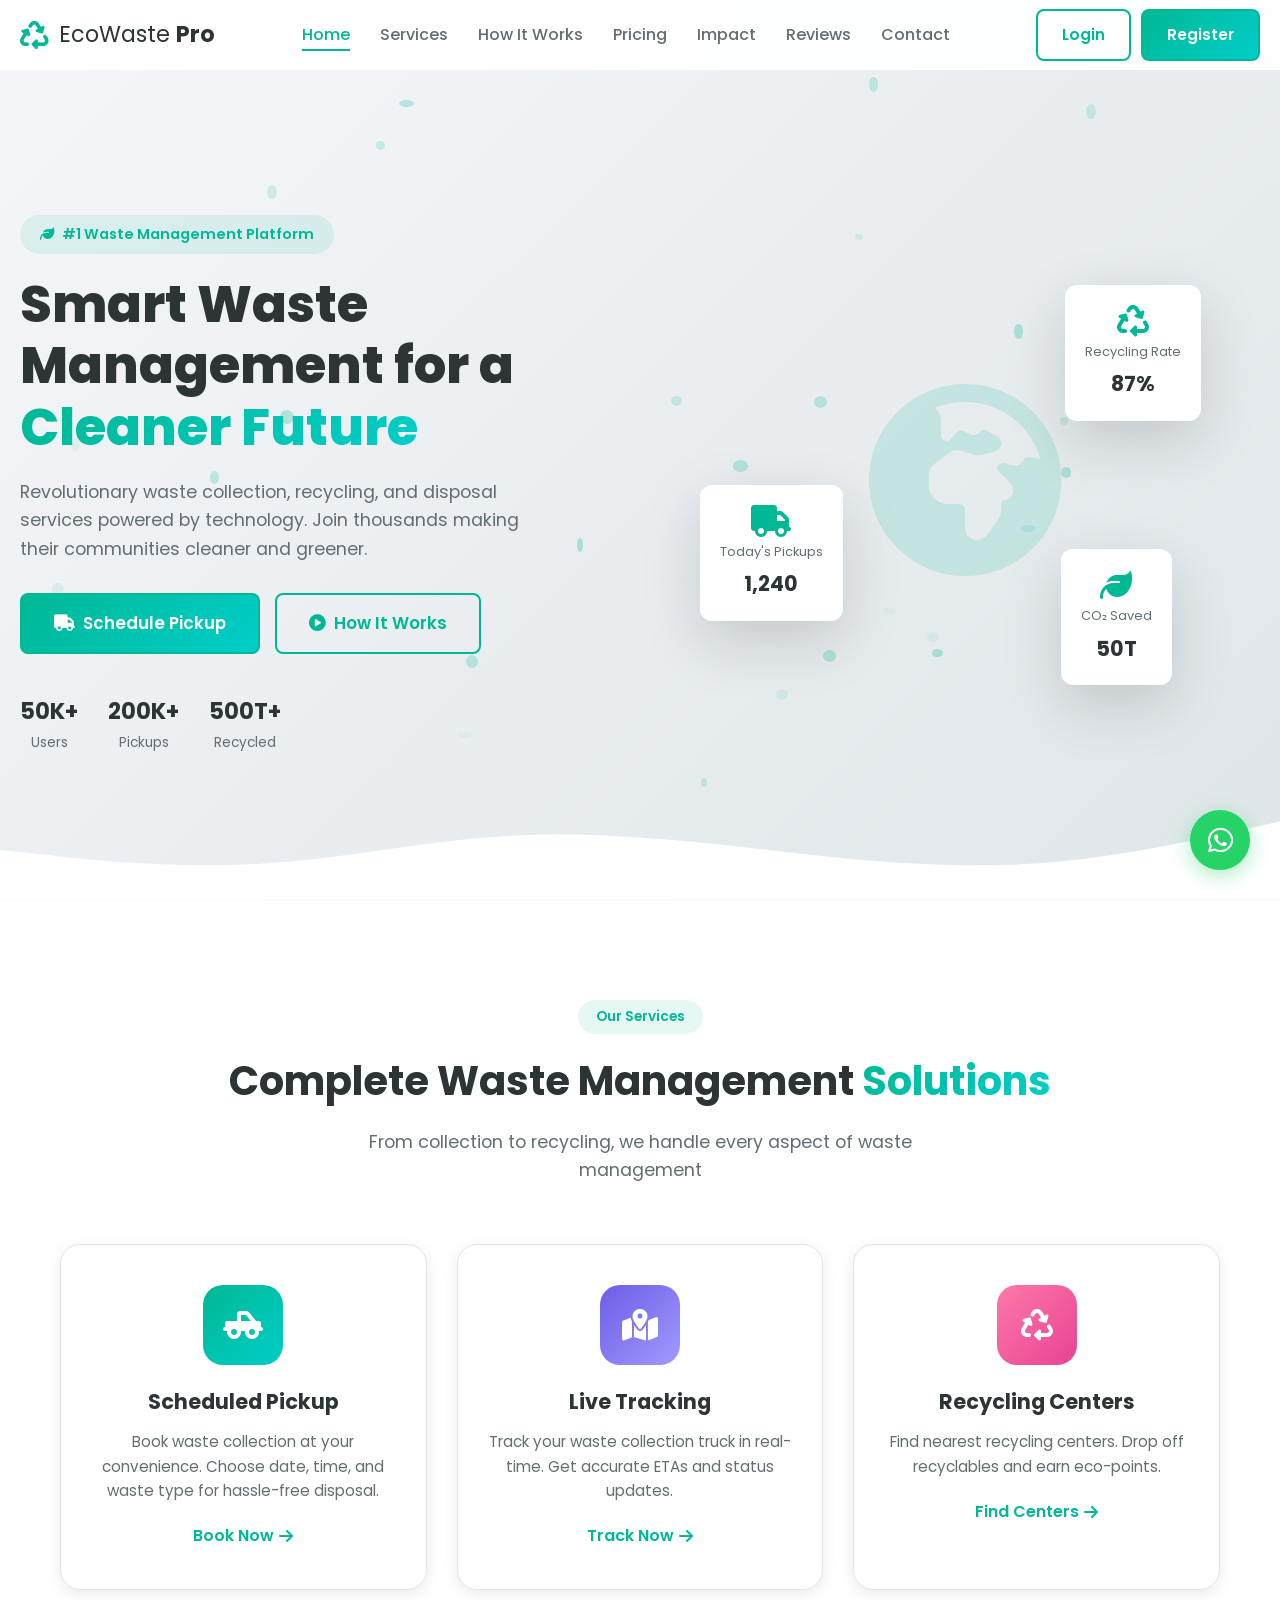
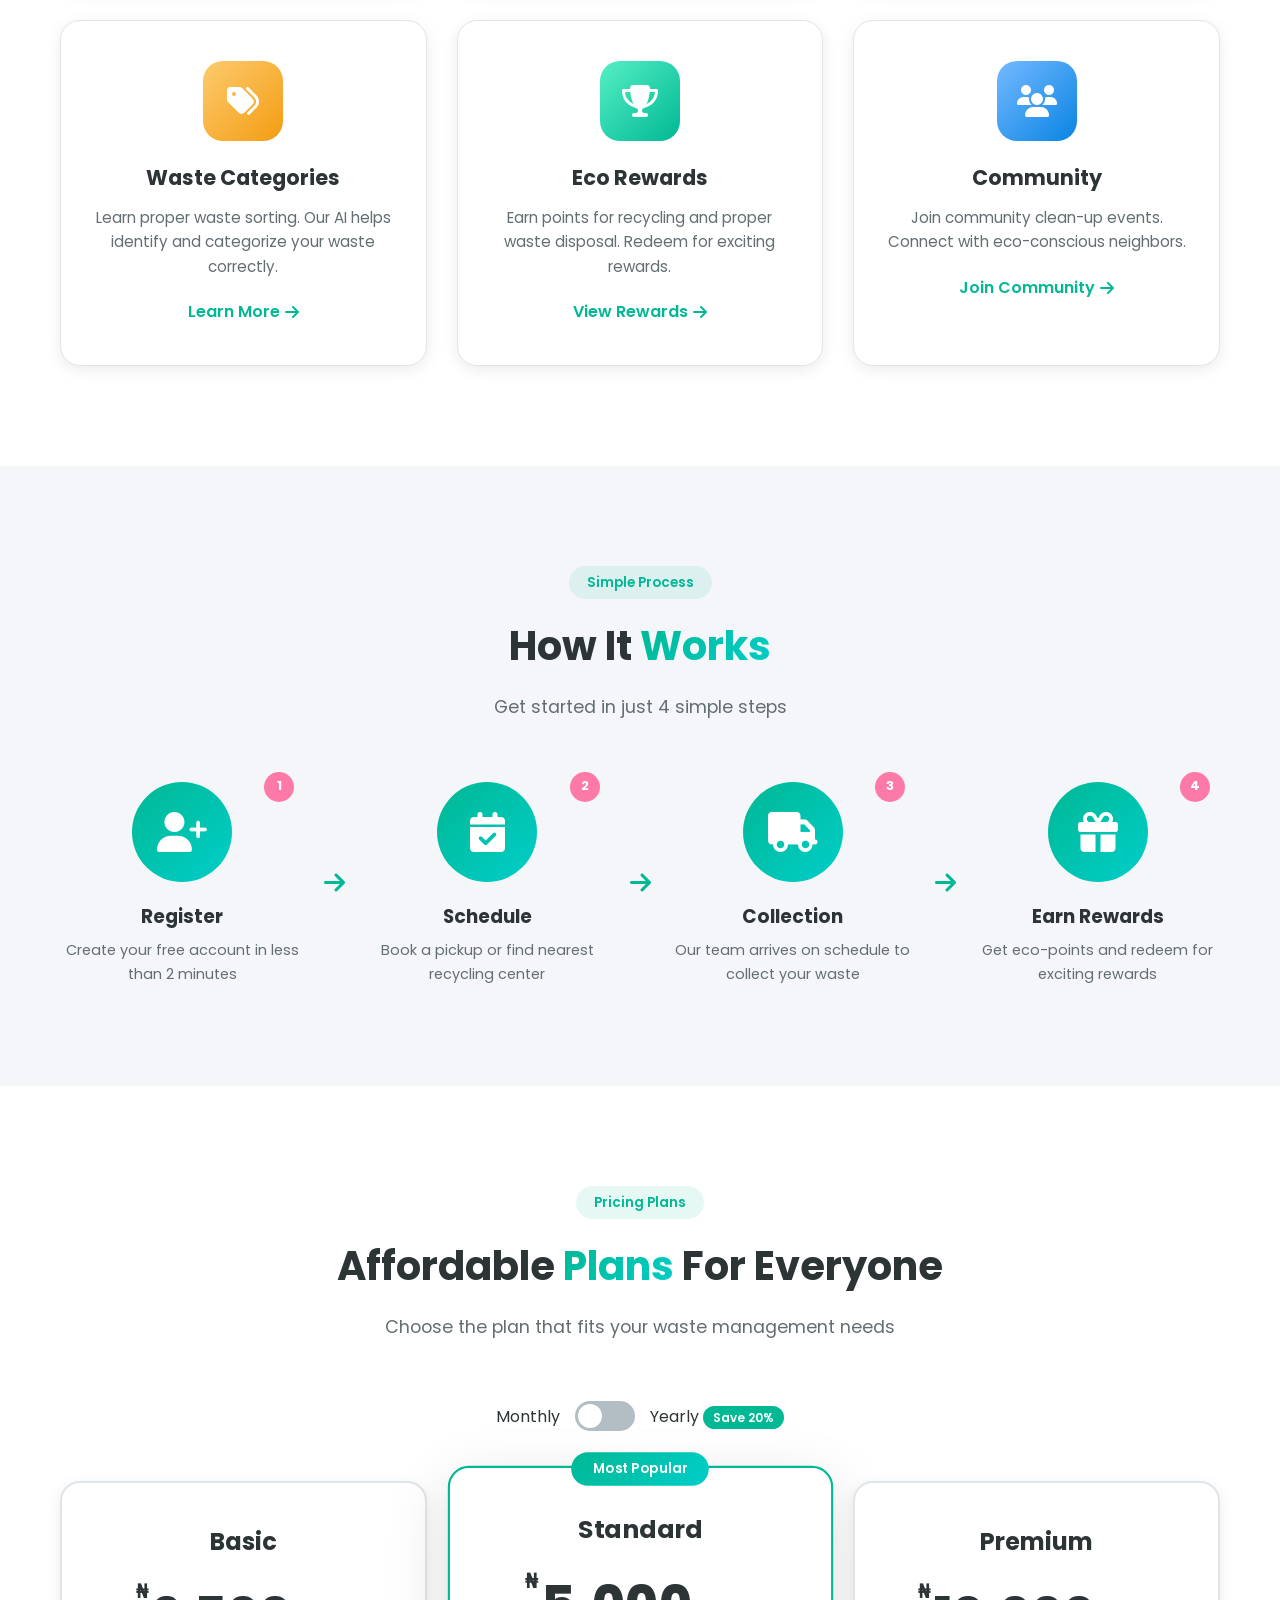
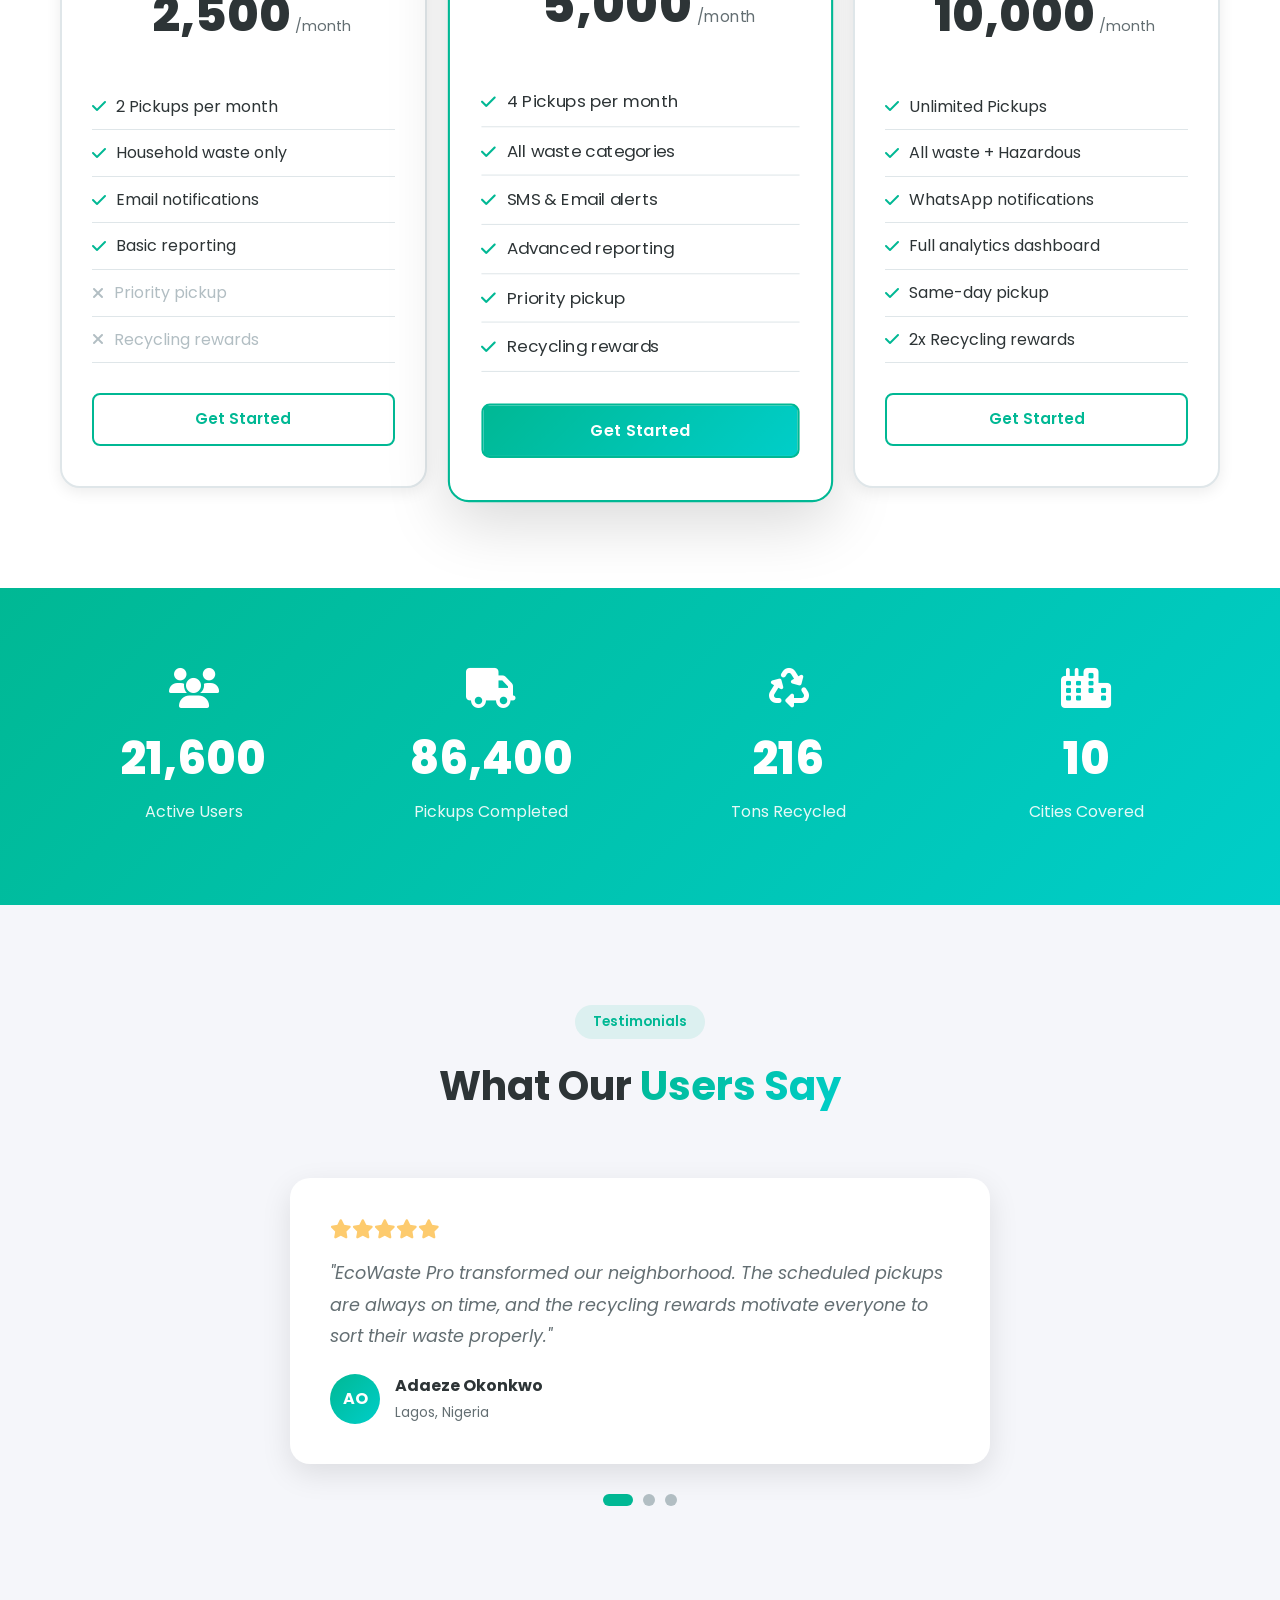
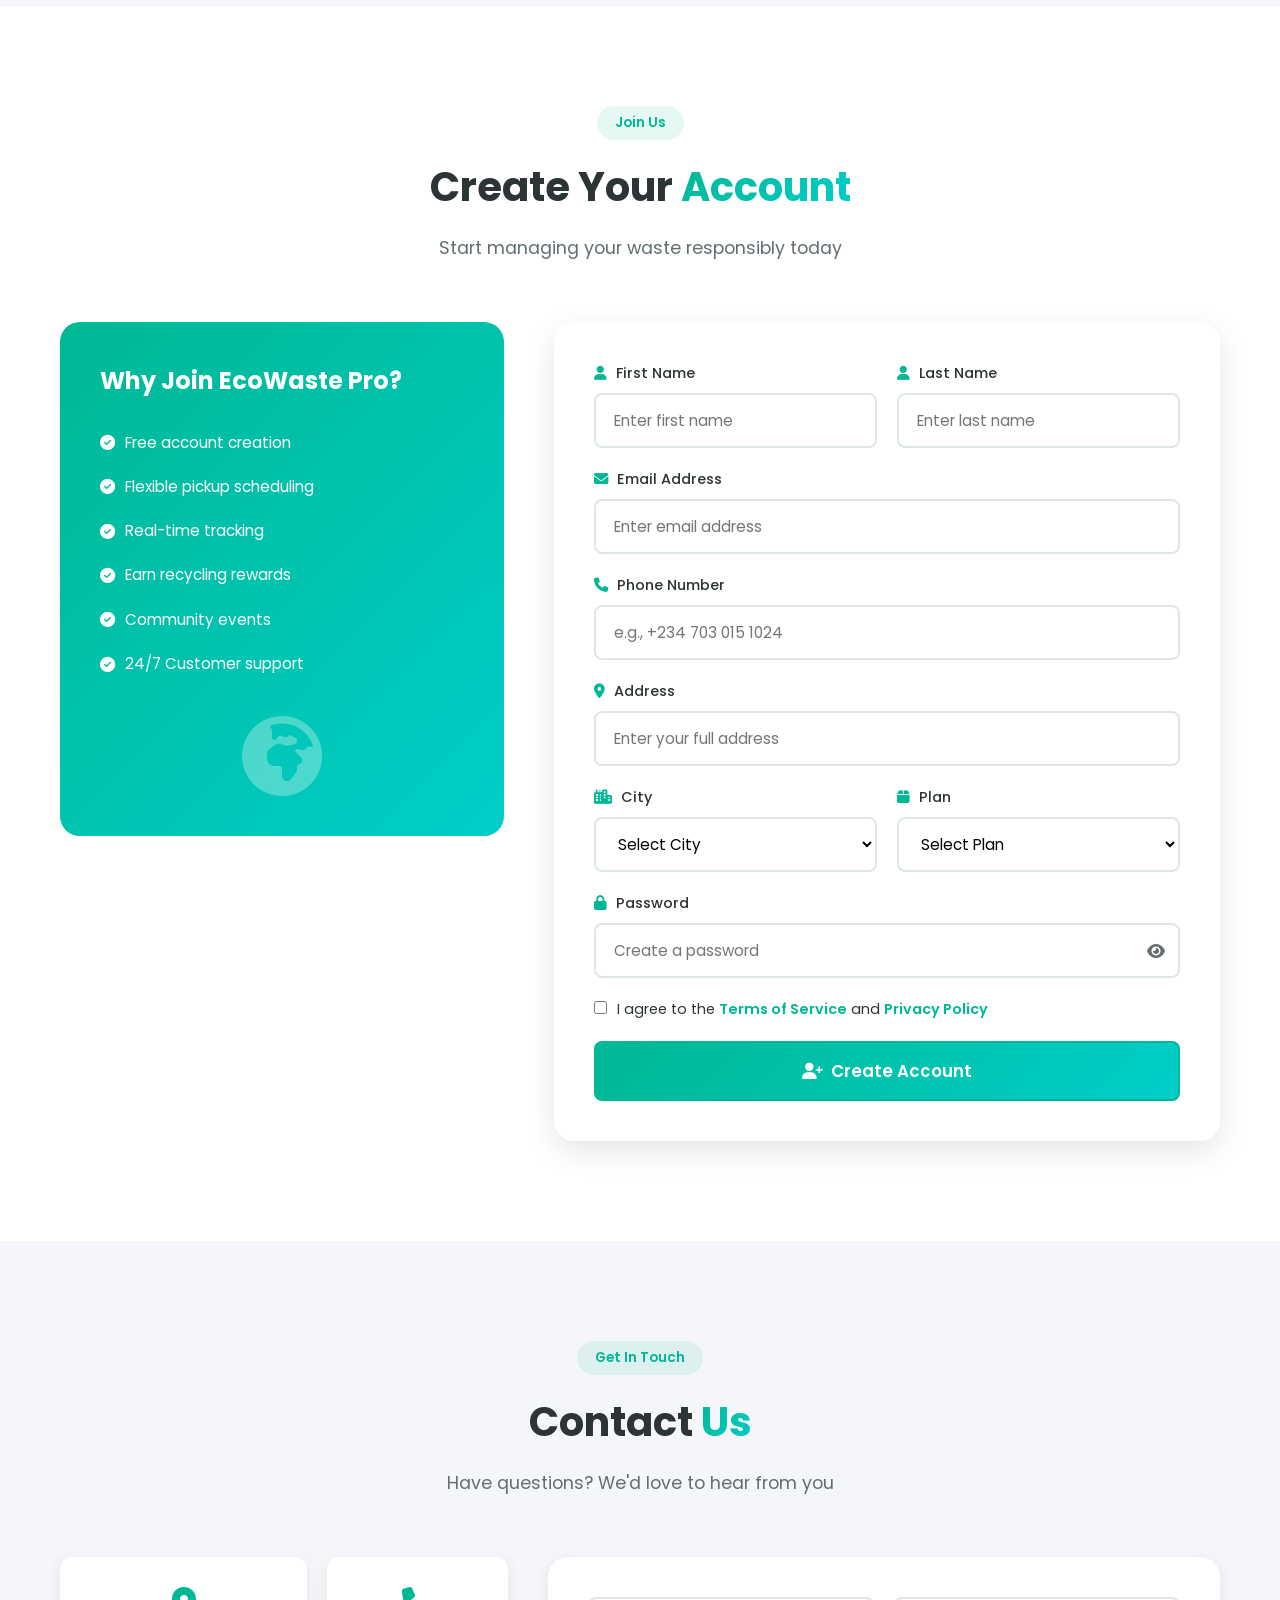
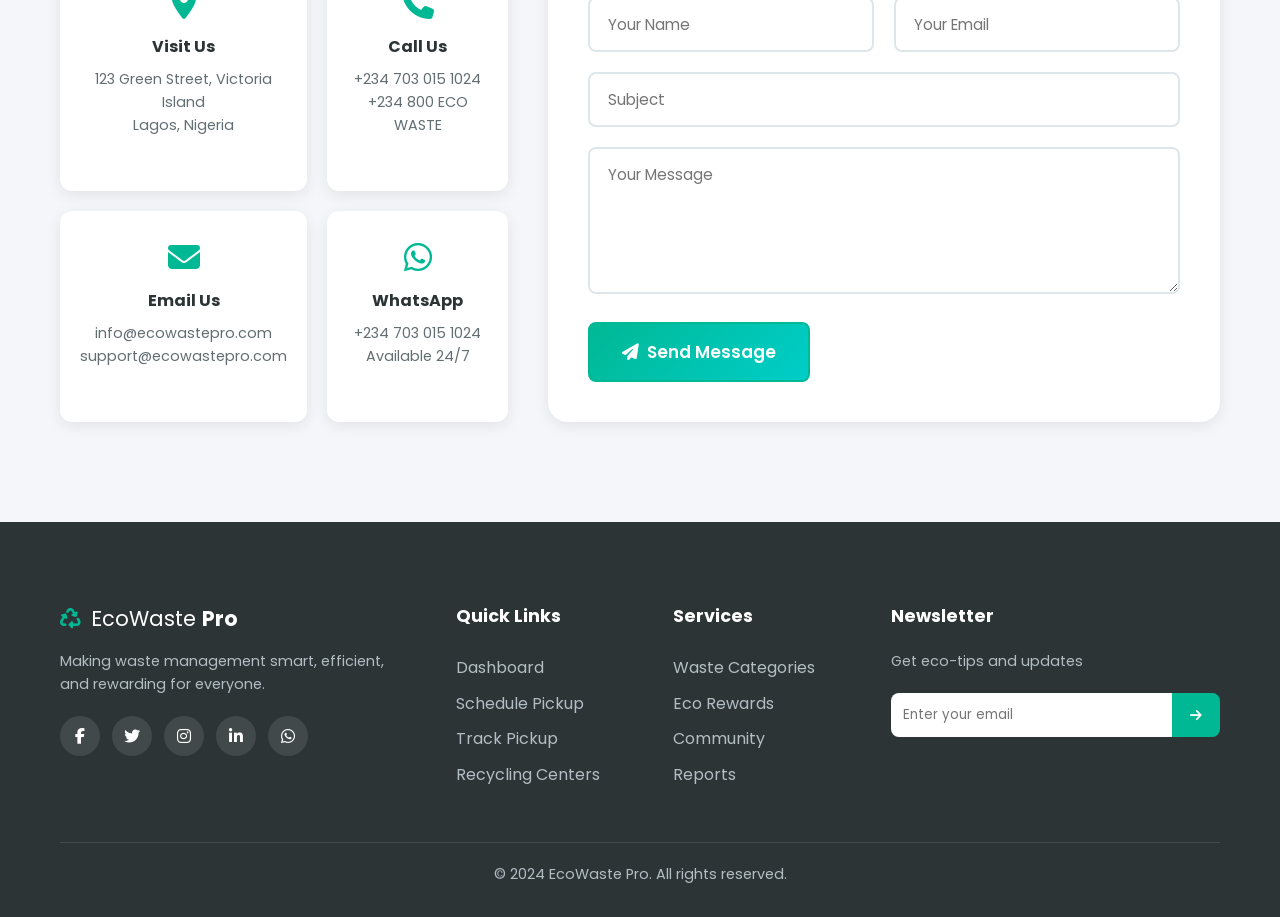
<file: index.html>
<!DOCTYPE html>
<html lang="en">
<head>
    <meta charset="UTF-8">
    <meta name="viewport" content="width=device-width, initial-scale=1.0">
    <title>EcoWaste Pro - Complete Waste Management System</title>
    <link rel="stylesheet" href="styles.css">
    <link rel="stylesheet" href="https://cdnjs.cloudflare.com/ajax/libs/font-awesome/6.4.0/css/all.min.css">
    <link href="https://fonts.googleapis.com/css2?family=Poppins:wght@300;400;500;600;700;800&display=swap" rel="stylesheet">
</head>
<body>
    <!-- Preloader -->
    <div id="preloader">
        <div class="loader">
            <i class="fas fa-recycle fa-spin"></i>
            <p>Loading EcoWaste Pro...</p>
        </div>
    </div>

    <!-- Navigation -->
    <nav class="navbar" id="navbar">
        <div class="nav-container">
            <div class="nav-logo">
                <i class="fas fa-recycle"></i>
                <span>EcoWaste <strong>Pro</strong></span>
            </div>
            <ul class="nav-links" id="navLinks">
                <li><a href="#home" class="active">Home</a></li>
                <li><a href="#services">Services</a></li>
                <li><a href="#how-it-works">How It Works</a></li>
                <li><a href="#pricing">Pricing</a></li>
                <li><a href="#stats">Impact</a></li>
                <li><a href="#testimonials">Reviews</a></li>
                <li><a href="#contact">Contact</a></li>
            </ul>
            <div class="nav-buttons">
                <a href="dashboard.html" class="btn btn-outline">Login</a>
                <a href="#register-section" class="btn btn-primary">Register</a>
            </div>
            <div class="hamburger" id="hamburger">
                <span></span>
                <span></span>
                <span></span>
            </div>
        </div>
    </nav>

    <!-- Hero Section -->
    <section class="hero" id="home">
        <div class="hero-particles" id="particles"></div>
        <div class="hero-content">
            <div class="hero-text">
                <span class="hero-badge"><i class="fas fa-leaf"></i> #1 Waste Management Platform</span>
                <h1>Smart Waste Management for a <span class="gradient-text">Cleaner Future</span></h1>
                <p>Revolutionary waste collection, recycling, and disposal services powered by technology. Join thousands making their communities cleaner and greener.</p>
                <div class="hero-buttons">
                    <a href="schedule-pickup.html" class="btn btn-primary btn-lg">
                        <i class="fas fa-truck"></i> Schedule Pickup
                    </a>
                    <a href="#how-it-works" class="btn btn-outline btn-lg">
                        <i class="fas fa-play-circle"></i> How It Works
                    </a>
                </div>
                <div class="hero-stats-mini">
                    <div class="stat-mini">
                        <strong>50K+</strong>
                        <span>Users</span>
                    </div>
                    <div class="stat-mini">
                        <strong>200K+</strong>
                        <span>Pickups</span>
                    </div>
                    <div class="stat-mini">
                        <strong>500T+</strong>
                        <span>Recycled</span>
                    </div>
                </div>
            </div>
            <div class="hero-image">
                <div class="hero-illustration">
                    <div class="floating-card card-1">
                        <i class="fas fa-recycle"></i>
                        <span>Recycling Rate</span>
                        <strong>87%</strong>
                    </div>
                    <div class="floating-card card-2">
                        <i class="fas fa-truck"></i>
                        <span>Today's Pickups</span>
                        <strong>1,240</strong>
                    </div>
                    <div class="floating-card card-3">
                        <i class="fas fa-leaf"></i>
                        <span>CO₂ Saved</span>
                        <strong>50T</strong>
                    </div>
                    <div class="earth-graphic">
                        <i class="fas fa-globe-africa"></i>
                    </div>
                </div>
            </div>
        </div>
        <div class="hero-wave">
            <svg viewBox="0 0 1440 120">
                <path d="M0,64L48,69.3C96,75,192,85,288,80C384,75,480,53,576,48C672,43,768,53,864,64C960,75,1056,85,1152,80C1248,75,1344,53,1392,42.7L1440,32L1440,120L1392,120C1344,120,1248,120,1152,120C1056,120,960,120,864,120C768,120,672,120,576,120C480,120,384,120,288,120C192,120,96,120,48,120L0,120Z"></path>
            </svg>
        </div>
    </section>

    <!-- Services Section -->
    <section class="services" id="services">
        <div class="container">
            <div class="section-header">
                <span class="section-badge">Our Services</span>
                <h2>Complete Waste Management <span class="gradient-text">Solutions</span></h2>
                <p>From collection to recycling, we handle every aspect of waste management</p>
            </div>
            <div class="services-grid">
                <div class="service-card" data-aos="fade-up">
                    <div class="service-icon" style="background: linear-gradient(135deg, #00b894, #00cec9);">
                        <i class="fas fa-truck-pickup"></i>
                    </div>
                    <h3>Scheduled Pickup</h3>
                    <p>Book waste collection at your convenience. Choose date, time, and waste type for hassle-free disposal.</p>
                    <a href="schedule-pickup.html" class="service-link">Book Now <i class="fas fa-arrow-right"></i></a>
                </div>
                <div class="service-card" data-aos="fade-up" data-aos-delay="100">
                    <div class="service-icon" style="background: linear-gradient(135deg, #6c5ce7, #a29bfe);">
                        <i class="fas fa-map-marked-alt"></i>
                    </div>
                    <h3>Live Tracking</h3>
                    <p>Track your waste collection truck in real-time. Get accurate ETAs and status updates.</p>
                    <a href="track-pickup.html" class="service-link">Track Now <i class="fas fa-arrow-right"></i></a>
                </div>
                <div class="service-card" data-aos="fade-up" data-aos-delay="200">
                    <div class="service-icon" style="background: linear-gradient(135deg, #fd79a8, #e84393);">
                        <i class="fas fa-recycle"></i>
                    </div>
                    <h3>Recycling Centers</h3>
                    <p>Find nearest recycling centers. Drop off recyclables and earn eco-points.</p>
                    <a href="recycling-center.html" class="service-link">Find Centers <i class="fas fa-arrow-right"></i></a>
                </div>
                <div class="service-card" data-aos="fade-up" data-aos-delay="300">
                    <div class="service-icon" style="background: linear-gradient(135deg, #fdcb6e, #f39c12);">
                        <i class="fas fa-tags"></i>
                    </div>
                    <h3>Waste Categories</h3>
                    <p>Learn proper waste sorting. Our AI helps identify and categorize your waste correctly.</p>
                    <a href="waste-categories.html" class="service-link">Learn More <i class="fas fa-arrow-right"></i></a>
                </div>
                <div class="service-card" data-aos="fade-up" data-aos-delay="400">
                    <div class="service-icon" style="background: linear-gradient(135deg, #55efc4, #00b894);">
                        <i class="fas fa-trophy"></i>
                    </div>
                    <h3>Eco Rewards</h3>
                    <p>Earn points for recycling and proper waste disposal. Redeem for exciting rewards.</p>
                    <a href="eco-rewards.html" class="service-link">View Rewards <i class="fas fa-arrow-right"></i></a>
                </div>
                <div class="service-card" data-aos="fade-up" data-aos-delay="500">
                    <div class="service-icon" style="background: linear-gradient(135deg, #74b9ff, #0984e3);">
                        <i class="fas fa-users"></i>
                    </div>
                    <h3>Community</h3>
                    <p>Join community clean-up events. Connect with eco-conscious neighbors.</p>
                    <a href="community.html" class="service-link">Join Community <i class="fas fa-arrow-right"></i></a>
                </div>
            </div>
        </div>
    </section>

    <!-- How It Works -->
    <section class="how-it-works" id="how-it-works">
        <div class="container">
            <div class="section-header">
                <span class="section-badge">Simple Process</span>
                <h2>How It <span class="gradient-text">Works</span></h2>
                <p>Get started in just 4 simple steps</p>
            </div>
            <div class="steps-container">
                <div class="step">
                    <div class="step-number">1</div>
                    <div class="step-icon"><i class="fas fa-user-plus"></i></div>
                    <h3>Register</h3>
                    <p>Create your free account in less than 2 minutes</p>
                </div>
                <div class="step-connector"><i class="fas fa-arrow-right"></i></div>
                <div class="step">
                    <div class="step-number">2</div>
                    <div class="step-icon"><i class="fas fa-calendar-check"></i></div>
                    <h3>Schedule</h3>
                    <p>Book a pickup or find nearest recycling center</p>
                </div>
                <div class="step-connector"><i class="fas fa-arrow-right"></i></div>
                <div class="step">
                    <div class="step-number">3</div>
                    <div class="step-icon"><i class="fas fa-truck"></i></div>
                    <h3>Collection</h3>
                    <p>Our team arrives on schedule to collect your waste</p>
                </div>
                <div class="step-connector"><i class="fas fa-arrow-right"></i></div>
                <div class="step">
                    <div class="step-number">4</div>
                    <div class="step-icon"><i class="fas fa-gift"></i></div>
                    <h3>Earn Rewards</h3>
                    <p>Get eco-points and redeem for exciting rewards</p>
                </div>
            </div>
        </div>
    </section>

    <!-- Pricing Section -->
    <section class="pricing-section" id="pricing">
        <div class="container">
            <div class="section-header">
                <span class="section-badge">Pricing Plans</span>
                <h2>Affordable <span class="gradient-text">Plans</span> For Everyone</h2>
                <p>Choose the plan that fits your waste management needs</p>
            </div>
            <div class="pricing-toggle">
                <span>Monthly</span>
                <label class="switch">
                    <input type="checkbox" id="pricingToggle">
                    <span class="slider"></span>
                </label>
                <span>Yearly <span class="save-badge">Save 20%</span></span>
            </div>
            <div class="pricing-grid">
                <div class="pricing-card">
                    <div class="pricing-header">
                        <h3>Basic</h3>
                        <div class="price">
                            <span class="currency">₦</span>
                            <span class="amount" data-monthly="2500" data-yearly="24000">2,500</span>
                            <span class="period">/month</span>
                        </div>
                    </div>
                    <ul class="pricing-features">
                        <li><i class="fas fa-check"></i> 2 Pickups per month</li>
                        <li><i class="fas fa-check"></i> Household waste only</li>
                        <li><i class="fas fa-check"></i> Email notifications</li>
                        <li><i class="fas fa-check"></i> Basic reporting</li>
                        <li class="disabled"><i class="fas fa-times"></i> Priority pickup</li>
                        <li class="disabled"><i class="fas fa-times"></i> Recycling rewards</li>
                    </ul>
                    <a href="#register-section" class="btn btn-outline btn-block">Get Started</a>
                </div>
                <div class="pricing-card featured">
                    <div class="popular-badge">Most Popular</div>
                    <div class="pricing-header">
                        <h3>Standard</h3>
                        <div class="price">
                            <span class="currency">₦</span>
                            <span class="amount" data-monthly="5000" data-yearly="48000">5,000</span>
                            <span class="period">/month</span>
                        </div>
                    </div>
                    <ul class="pricing-features">
                        <li><i class="fas fa-check"></i> 4 Pickups per month</li>
                        <li><i class="fas fa-check"></i> All waste categories</li>
                        <li><i class="fas fa-check"></i> SMS & Email alerts</li>
                        <li><i class="fas fa-check"></i> Advanced reporting</li>
                        <li><i class="fas fa-check"></i> Priority pickup</li>
                        <li><i class="fas fa-check"></i> Recycling rewards</li>
                    </ul>
                    <a href="#register-section" class="btn btn-primary btn-block">Get Started</a>
                </div>
                <div class="pricing-card">
                    <div class="pricing-header">
                        <h3>Premium</h3>
                        <div class="price">
                            <span class="currency">₦</span>
                            <span class="amount" data-monthly="10000" data-yearly="96000">10,000</span>
                            <span class="period">/month</span>
                        </div>
                    </div>
                    <ul class="pricing-features">
                        <li><i class="fas fa-check"></i> Unlimited Pickups</li>
                        <li><i class="fas fa-check"></i> All waste + Hazardous</li>
                        <li><i class="fas fa-check"></i> WhatsApp notifications</li>
                        <li><i class="fas fa-check"></i> Full analytics dashboard</li>
                        <li><i class="fas fa-check"></i> Same-day pickup</li>
                        <li><i class="fas fa-check"></i> 2x Recycling rewards</li>
                    </ul>
                    <a href="#register-section" class="btn btn-outline btn-block">Get Started</a>
                </div>
            </div>
        </div>
    </section>

    <!-- Stats Section -->
    <section class="stats-section" id="stats">
        <div class="container">
            <div class="stats-grid">
                <div class="stat-card">
                    <i class="fas fa-users"></i>
                    <div class="stat-number" data-target="50000">0</div>
                    <p>Active Users</p>
                </div>
                <div class="stat-card">
                    <i class="fas fa-truck"></i>
                    <div class="stat-number" data-target="200000">0</div>
                    <p>Pickups Completed</p>
                </div>
                <div class="stat-card">
                    <i class="fas fa-recycle"></i>
                    <div class="stat-number" data-target="500">0</div>
                    <p>Tons Recycled</p>
                </div>
                <div class="stat-card">
                    <i class="fas fa-city"></i>
                    <div class="stat-number" data-target="25">0</div>
                    <p>Cities Covered</p>
                </div>
            </div>
        </div>
    </section>

    <!-- Testimonials -->
    <section class="testimonials" id="testimonials">
        <div class="container">
            <div class="section-header">
                <span class="section-badge">Testimonials</span>
                <h2>What Our <span class="gradient-text">Users Say</span></h2>
            </div>
            <div class="testimonial-slider">
                <div class="testimonial-card active">
                    <div class="stars">
                        <i class="fas fa-star"></i><i class="fas fa-star"></i><i class="fas fa-star"></i><i class="fas fa-star"></i><i class="fas fa-star"></i>
                    </div>
                    <p>"EcoWaste Pro transformed our neighborhood. The scheduled pickups are always on time, and the recycling rewards motivate everyone to sort their waste properly."</p>
                    <div class="testimonial-author">
                        <div class="author-avatar">AO</div>
                        <div>
                            <strong>Adaeze Okonkwo</strong>
                            <span>Lagos, Nigeria</span>
                        </div>
                    </div>
                </div>
                <div class="testimonial-card">
                    <div class="stars">
                        <i class="fas fa-star"></i><i class="fas fa-star"></i><i class="fas fa-star"></i><i class="fas fa-star"></i><i class="fas fa-star"></i>
                    </div>
                    <p>"The real-time tracking feature is amazing! I always know when the truck will arrive. Best waste management service I've ever used."</p>
                    <div class="testimonial-author">
                        <div class="author-avatar">BM</div>
                        <div>
                            <strong>Bayo Mohammed</strong>
                            <span>Abuja, Nigeria</span>
                        </div>
                    </div>
                </div>
                <div class="testimonial-card">
                    <div class="stars">
                        <i class="fas fa-star"></i><i class="fas fa-star"></i><i class="fas fa-star"></i><i class="fas fa-star"></i><i class="fas fa-star-half-alt"></i>
                    </div>
                    <p>"As a business owner, the commercial plan saves me so much hassle. The reporting features help me track our environmental impact."</p>
                    <div class="testimonial-author">
                        <div class="author-avatar">CO</div>
                        <div>
                            <strong>Chioma Obi</strong>
                            <span>Port Harcourt, Nigeria</span>
                        </div>
                    </div>
                </div>
            </div>
            <div class="testimonial-dots">
                <span class="dot active" onclick="showTestimonial(0)"></span>
                <span class="dot" onclick="showTestimonial(1)"></span>
                <span class="dot" onclick="showTestimonial(2)"></span>
            </div>
        </div>
    </section>

    <!-- Registration Section -->
    <section class="register-section" id="register-section">
        <div class="container">
            <div class="section-header">
                <span class="section-badge">Join Us</span>
                <h2>Create Your <span class="gradient-text">Account</span></h2>
                <p>Start managing your waste responsibly today</p>
            </div>
            <div class="register-container">
                <div class="register-info">
                    <h3>Why Join EcoWaste Pro?</h3>
                    <ul>
                        <li><i class="fas fa-check-circle"></i> Free account creation</li>
                        <li><i class="fas fa-check-circle"></i> Flexible pickup scheduling</li>
                        <li><i class="fas fa-check-circle"></i> Real-time tracking</li>
                        <li><i class="fas fa-check-circle"></i> Earn recycling rewards</li>
                        <li><i class="fas fa-check-circle"></i> Community events</li>
                        <li><i class="fas fa-check-circle"></i> 24/7 Customer support</li>
                    </ul>
                    <div class="register-graphic">
                        <i class="fas fa-globe-africa"></i>
                    </div>
                </div>
                <form class="register-form" id="registerForm">
                    <div class="form-row">
                        <div class="form-group">
                            <label><i class="fas fa-user"></i> First Name</label>
                            <input type="text" name="firstName" required placeholder="Enter first name">
                        </div>
                        <div class="form-group">
                            <label><i class="fas fa-user"></i> Last Name</label>
                            <input type="text" name="lastName" required placeholder="Enter last name">
                        </div>
                    </div>
                    <div class="form-group">
                        <label><i class="fas fa-envelope"></i> Email Address</label>
                        <input type="email" name="email" required placeholder="Enter email address">
                    </div>
                    <div class="form-group">
                        <label><i class="fas fa-phone"></i> Phone Number</label>
                        <input type="tel" name="phone" required placeholder="e.g., +234 703 015 1024">
                    </div>
                    <div class="form-group">
                        <label><i class="fas fa-map-marker-alt"></i> Address</label>
                        <input type="text" name="address" required placeholder="Enter your full address">
                    </div>
                    <div class="form-row">
                        <div class="form-group">
                            <label><i class="fas fa-city"></i> City</label>
                            <select name="city" required>
                                <option value="">Select City</option>
                                <option value="Lagos">Lagos</option>
                                <option value="Abuja">Abuja</option>
                                <option value="Port Harcourt">Port Harcourt</option>
                                <option value="Kano">Kano</option>
                                <option value="Ibadan">Ibadan</option>
                                <option value="Other">Other</option>
                            </select>
                        </div>
                        <div class="form-group">
                            <label><i class="fas fa-box"></i> Plan</label>
                            <select name="plan" required>
                                <option value="">Select Plan</option>
                                <option value="Basic">Basic - ₦2,500/mo</option>
                                <option value="Standard">Standard - ₦5,000/mo</option>
                                <option value="Premium">Premium - ₦10,000/mo</option>
                            </select>
                        </div>
                    </div>
                    <div class="form-group">
                        <label><i class="fas fa-lock"></i> Password</label>
                        <div class="password-input">
                            <input type="password" name="password" required placeholder="Create a password" id="regPassword">
                            <i class="fas fa-eye toggle-password" onclick="togglePassword('regPassword')"></i>
                        </div>
                    </div>
                    <div class="form-group checkbox-group">
                        <label>
                            <input type="checkbox" required>
                            <span>I agree to the <a href="#">Terms of Service</a> and <a href="#">Privacy Policy</a></span>
                        </label>
                    </div>
                    <button type="submit" class="btn btn-primary btn-block btn-lg">
                        <i class="fas fa-user-plus"></i> Create Account
                    </button>
                </form>
            </div>
        </div>
    </section>

    <!-- Contact Section -->
    <section class="contact-section" id="contact">
        <div class="container">
            <div class="section-header">
                <span class="section-badge">Get In Touch</span>
                <h2>Contact <span class="gradient-text">Us</span></h2>
                <p>Have questions? We'd love to hear from you</p>
            </div>
            <div class="contact-grid">
                <div class="contact-info-cards">
                    <div class="contact-info-card">
                        <i class="fas fa-map-marker-alt"></i>
                        <h4>Visit Us</h4>
                        <p>123 Green Street, Victoria Island<br>Lagos, Nigeria</p>
                    </div>
                    <div class="contact-info-card">
                        <i class="fas fa-phone"></i>
                        <h4>Call Us</h4>
                        <p>+234 703 015 1024<br>+234 800 ECO WASTE</p>
                    </div>
                    <div class="contact-info-card">
                        <i class="fas fa-envelope"></i>
                        <h4>Email Us</h4>
                        <p>info@ecowastepro.com<br>support@ecowastepro.com</p>
                    </div>
                    <div class="contact-info-card">
                        <i class="fab fa-whatsapp"></i>
                        <h4>WhatsApp</h4>
                        <p>+234 703 015 1024<br>Available 24/7</p>
                    </div>
                </div>
                <form class="contact-form" id="contactForm">
                    <div class="form-row">
                        <div class="form-group">
                            <input type="text" name="name" required placeholder="Your Name">
                        </div>
                        <div class="form-group">
                            <input type="email" name="email" required placeholder="Your Email">
                        </div>
                    </div>
                    <div class="form-group">
                        <input type="text" name="subject" required placeholder="Subject">
                    </div>
                    <div class="form-group">
                        <textarea name="message" rows="5" required placeholder="Your Message"></textarea>
                    </div>
                    <button type="submit" class="btn btn-primary btn-lg">
                        <i class="fas fa-paper-plane"></i> Send Message
                    </button>
                </form>
            </div>
        </div>
    </section>

    <!-- Footer -->
    <footer class="footer">
        <div class="container">
            <div class="footer-grid">
                <div class="footer-col">
                    <div class="footer-logo">
                        <i class="fas fa-recycle"></i>
                        <span>EcoWaste <strong>Pro</strong></span>
                    </div>
                    <p>Making waste management smart, efficient, and rewarding for everyone.</p>
                    <div class="social-links">
                        <a href="#"><i class="fab fa-facebook-f"></i></a>
                        <a href="#"><i class="fab fa-twitter"></i></a>
                        <a href="#"><i class="fab fa-instagram"></i></a>
                        <a href="#"><i class="fab fa-linkedin-in"></i></a>
                        <a href="https://wa.me/2347030151024"><i class="fab fa-whatsapp"></i></a>
                    </div>
                </div>
                <div class="footer-col">
                    <h4>Quick Links</h4>
                    <ul>
                        <li><a href="dashboard.html">Dashboard</a></li>
                        <li><a href="schedule-pickup.html">Schedule Pickup</a></li>
                        <li><a href="track-pickup.html">Track Pickup</a></li>
                        <li><a href="recycling-center.html">Recycling Centers</a></li>
                    </ul>
                </div>
                <div class="footer-col">
                    <h4>Services</h4>
                    <ul>
                        <li><a href="waste-categories.html">Waste Categories</a></li>
                        <li><a href="eco-rewards.html">Eco Rewards</a></li>
                        <li><a href="community.html">Community</a></li>
                        <li><a href="reports.html">Reports</a></li>
                    </ul>
                </div>
                <div class="footer-col">
                    <h4>Newsletter</h4>
                    <p>Get eco-tips and updates</p>
                    <form class="newsletter-form" id="newsletterForm">
                        <input type="email" name="email" placeholder="Enter your email" required>
                        <button type="submit"><i class="fas fa-arrow-right"></i></button>
                    </form>
                </div>
            </div>
            <div class="footer-bottom">
                <p>&copy; 2024 EcoWaste Pro. All rights reserved.</p>
            </div>
        </div>
    </footer>

    <!-- WhatsApp Float Button -->
    <a href="https://wa.me/2347030151024?text=Hello! I need help with waste management." class="whatsapp-float" target="_blank">
        <i class="fab fa-whatsapp"></i>
    </a>

    <!-- Back to Top -->
    <button class="back-to-top" id="backToTop">
        <i class="fas fa-arrow-up"></i>
    </button>

    <!-- Toast Notification -->
    <div id="toast" class="toast"></div>

    <script src="app.js"></script>
</body>
</html>
</file>
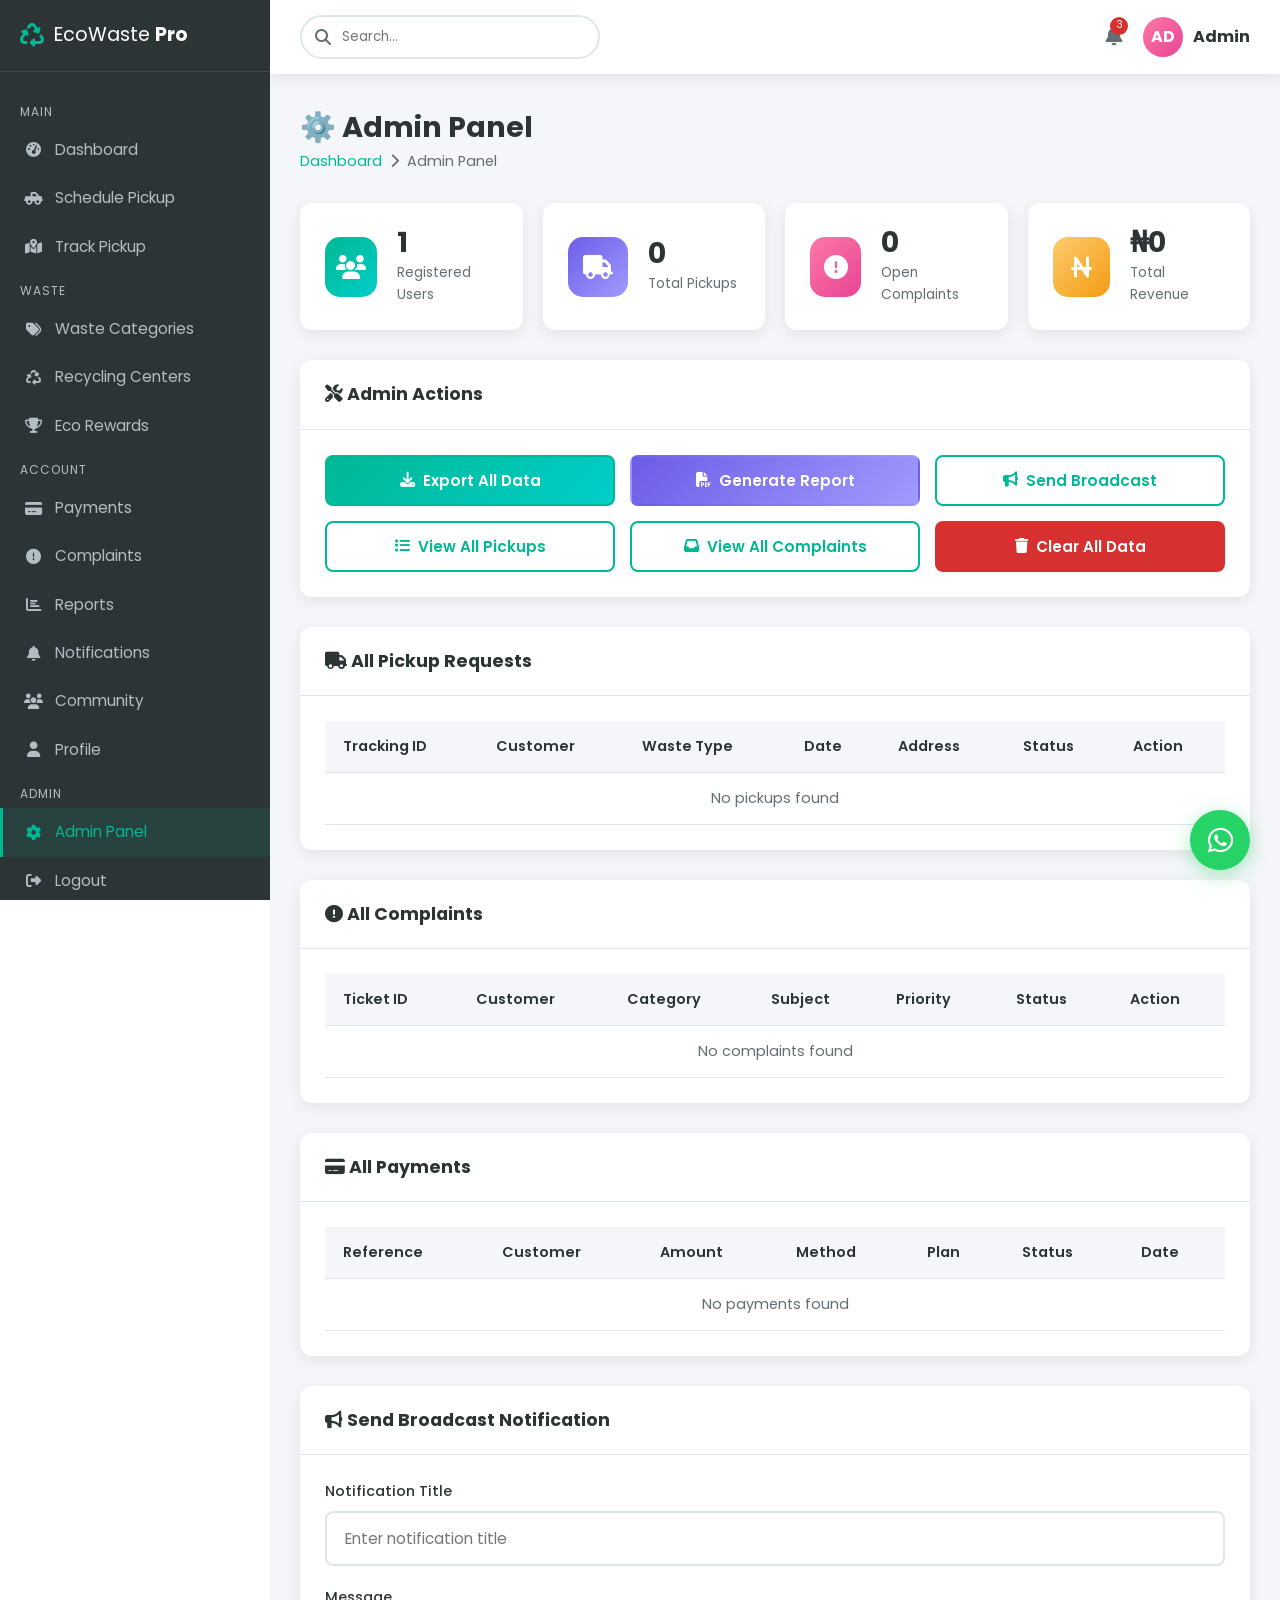
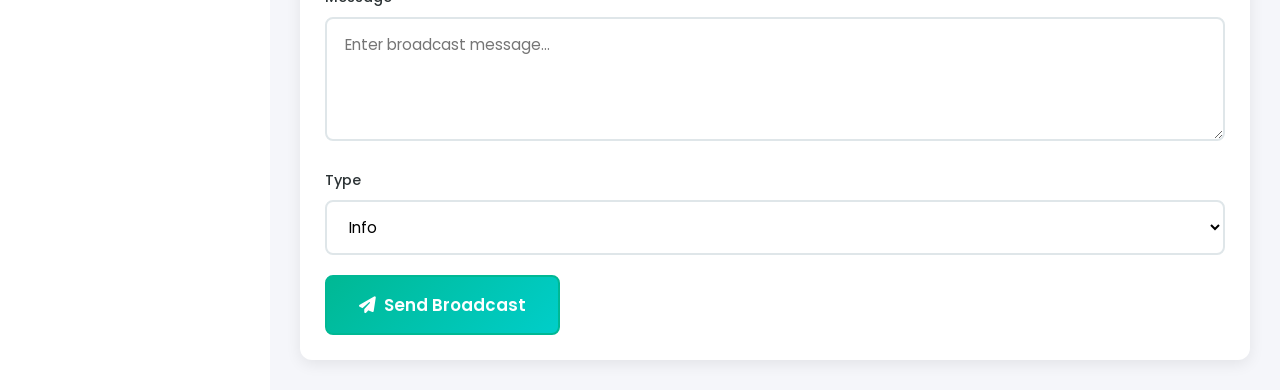
<file: admin.html>
<!DOCTYPE html>
<html lang="en">
<head>
    <meta charset="UTF-8">
    <meta name="viewport" content="width=device-width, initial-scale=1.0">
    <title>Admin Panel - EcoWaste Pro</title>
    <link rel="stylesheet" href="styles.css">
    <link rel="stylesheet" href="https://cdnjs.cloudflare.com/ajax/libs/font-awesome/6.4.0/css/all.min.css">
    <link href="https://fonts.googleapis.com/css2?family=Poppins:wght@300;400;500;600;700;800&display=swap" rel="stylesheet">
</head>
<body>
    <div class="dashboard-layout">
        <aside class="sidebar">
            <div class="sidebar-header">
                <div class="sidebar-logo"><i class="fas fa-recycle"></i><span>EcoWaste <strong>Pro</strong></span></div>
                <button class="sidebar-close"><i class="fas fa-times"></i></button>
            </div>
            <nav class="sidebar-menu">
                <div class="menu-category">Main</div>
                <a href="dashboard.html"><i class="fas fa-tachometer-alt"></i> Dashboard</a>
                <a href="schedule-pickup.html"><i class="fas fa-truck-pickup"></i> Schedule Pickup</a>
                <a href="track-pickup.html"><i class="fas fa-map-marked-alt"></i> Track Pickup</a>
                <div class="menu-category">Waste</div>
                <a href="waste-categories.html"><i class="fas fa-tags"></i> Waste Categories</a>
                <a href="recycling-center.html"><i class="fas fa-recycle"></i> Recycling Centers</a>
                <a href="eco-rewards.html"><i class="fas fa-trophy"></i> Eco Rewards</a>
                <div class="menu-category">Account</div>
                <a href="payment.html"><i class="fas fa-credit-card"></i> Payments</a>
                <a href="complaints.html"><i class="fas fa-exclamation-circle"></i> Complaints</a>
                <a href="reports.html"><i class="fas fa-chart-bar"></i> Reports</a>
                <a href="notifications.html"><i class="fas fa-bell"></i> Notifications</a>
                <a href="community.html"><i class="fas fa-users"></i> Community</a>
                <a href="profile.html"><i class="fas fa-user"></i> Profile</a>
                <div class="menu-category">Admin</div>
                <a href="admin.html" class="active"><i class="fas fa-cog"></i> Admin Panel</a>
                <a href="../index.html"><i class="fas fa-sign-out-alt"></i> Logout</a>
            </nav>
        </aside>

        <div class="main-content">
            <header class="top-bar">
                <div class="top-bar-left">
                    <button class="menu-toggle"><i class="fas fa-bars"></i></button>
                    <div class="search-bar"><i class="fas fa-search"></i><input type="text" placeholder="Search..."></div>
                </div>
                <div class="top-bar-right">
                    <a href="notifications.html" class="notification-bell"><i class="fas fa-bell"></i><span class="badge">3</span></a>
                    <div class="user-menu">
                        <div class="user-avatar" style="background: var(--gradient-accent);">AD</div>
                        <div><strong>Admin</strong></div>
                    </div>
                </div>
            </header>

            <div class="page-content">
                <div class="page-header">
                    <div>
                        <h1>⚙️ Admin Panel</h1>
                        <div class="breadcrumb">
                            <a href="dashboard.html">Dashboard</a>
                            <i class="fas fa-chevron-right"></i>
                            <span>Admin Panel</span>
                        </div>
                    </div>
                </div>

                <!-- Admin Stats -->
                <div class="dashboard-stats mb-30">
                    <div class="dash-stat-card">
                        <div class="dash-stat-icon" style="background: var(--gradient-primary);"><i class="fas fa-users"></i></div>
                        <div class="dash-stat-info">
                            <h3>1</h3>
                            <p>Registered Users</p>
                        </div>
                    </div>
                    <div class="dash-stat-card">
                        <div class="dash-stat-icon" style="background: var(--gradient-secondary);"><i class="fas fa-truck"></i></div>
                        <div class="dash-stat-info">
                            <h3 id="adminPickups">0</h3>
                            <p>Total Pickups</p>
                        </div>
                    </div>
                    <div class="dash-stat-card">
                        <div class="dash-stat-icon" style="background: var(--gradient-accent);"><i class="fas fa-exclamation-circle"></i></div>
                        <div class="dash-stat-info">
                            <h3 id="adminComplaints">0</h3>
                            <p>Open Complaints</p>
                        </div>
                    </div>
                    <div class="dash-stat-card">
                        <div class="dash-stat-icon" style="background: linear-gradient(135deg, #fdcb6e, #f39c12);"><i class="fas fa-naira-sign"></i></div>
                        <div class="dash-stat-info">
                            <h3 id="adminRevenue">₦0</h3>
                            <p>Total Revenue</p>
                        </div>
                    </div>
                </div>

                <!-- Admin Actions -->
                <div class="card mb-30">
                    <div class="card-header">
                        <h3><i class="fas fa-tools"></i> Admin Actions</h3>
                    </div>
                    <div class="card-body">
                        <div class="grid-3" style="gap: 15px;">
                            <button class="btn btn-primary btn-block" onclick="exportData()">
                                <i class="fas fa-download"></i> Export All Data
                            </button>
                            <button class="btn btn-secondary btn-block" onclick="generateReport()">
                                <i class="fas fa-file-pdf"></i> Generate Report
                            </button>
                            <button class="btn btn-outline btn-block" onclick="sendBroadcast()">
                                <i class="fas fa-bullhorn"></i> Send Broadcast
                            </button>
                            <button class="btn btn-outline btn-block" onclick="viewAllPickups()">
                                <i class="fas fa-list"></i> View All Pickups
                            </button>
                            <button class="btn btn-outline btn-block" onclick="viewAllComplaints()">
                                <i class="fas fa-inbox"></i> View All Complaints
                            </button>
                            <button class="btn btn-danger btn-block" onclick="clearAllData()">
                                <i class="fas fa-trash"></i> Clear All Data
                            </button>
                        </div>
                    </div>
                </div>

                <!-- All Pickups -->
                <div class="card mb-30">
                    <div class="card-header">
                        <h3><i class="fas fa-truck"></i> All Pickup Requests</h3>
                    </div>
                    <div class="card-body">
                        <div class="table-responsive">
                            <table>
                                <thead>
                                    <tr>
                                        <th>Tracking ID</th>
                                        <th>Customer</th>
                                        <th>Waste Type</th>
                                        <th>Date</th>
                                        <th>Address</th>
                                        <th>Status</th>
                                        <th>Action</th>
                                    </tr>
                                </thead>
                                <tbody id="adminPickupTable">
                                    <tr><td colspan="7" class="text-center text-muted">Loading...</td></tr>
                                </tbody>
                            </table>
                        </div>
                    </div>
                </div>

                <!-- All Complaints -->
                <div class="card mb-30">
                    <div class="card-header">
                        <h3><i class="fas fa-exclamation-circle"></i> All Complaints</h3>
                    </div>
                    <div class="card-body">
                        <div class="table-responsive">
                            <table>
                                <thead>
                                    <tr>
                                        <th>Ticket ID</th>
                                        <th>Customer</th>
                                        <th>Category</th>
                                        <th>Subject</th>
                                        <th>Priority</th>
                                        <th>Status</th>
                                        <th>Action</th>
                                    </tr>
                                </thead>
                                <tbody id="adminComplaintTable">
                                    <tr><td colspan="7" class="text-center text-muted">Loading...</td></tr>
                                </tbody>
                            </table>
                        </div>
                    </div>
                </div>

                <!-- All Payments -->
                <div class="card mb-30">
                    <div class="card-header">
                        <h3><i class="fas fa-credit-card"></i> All Payments</h3>
                    </div>
                    <div class="card-body">
                        <div class="table-responsive">
                            <table>
                                <thead>
                                    <tr>
                                        <th>Reference</th>
                                        <th>Customer</th>
                                        <th>Amount</th>
                                        <th>Method</th>
                                        <th>Plan</th>
                                        <th>Status</th>
                                        <th>Date</th>
                                    </tr>
                                </thead>
                                <tbody id="adminPaymentTable">
                                    <tr><td colspan="7" class="text-center text-muted">Loading...</td></tr>
                                </tbody>
                            </table>
                        </div>
                    </div>
                </div>

                <!-- Send Notification -->
                <div class="card">
                    <div class="card-header">
                        <h3><i class="fas fa-bullhorn"></i> Send Broadcast Notification</h3>
                    </div>
                    <div class="card-body">
                        <form id="broadcastForm" data-whatsapp="📢 ADMIN BROADCAST">
                            <div class="form-group">
                                <label>Notification Title</label>
                                <input type="text" name="title" required placeholder="Enter notification title">
                            </div>
                            <div class="form-group">
                                <label>Message</label>
                                <textarea name="message" rows="4" required placeholder="Enter broadcast message..."></textarea>
                            </div>
                            <div class="form-group">
                                <label>Type</label>
                                <select name="type" required>
                                    <option value="info">Info</option>
                                    <option value="success">Success</option>
                                    <option value="warning">Warning</option>
                                    <option value="error">Emergency</option>
                                </select>
                            </div>
                            <button type="submit" class="btn btn-primary btn-lg">
                                <i class="fas fa-paper-plane"></i> Send Broadcast
                            </button>
                        </form>
                    </div>
                </div>
            </div>
        </div>
    </div>

    <div id="toast" class="toast"></div>
    <a href="https://wa.me/2347030151024" class="whatsapp-float" target="_blank"><i class="fab fa-whatsapp"></i></a>

    <script src="app.js"></script>
    <script>
        document.addEventListener('DOMContentLoaded', () => {
            const pickups = JSON.parse(localStorage.getItem('pickups') || '[]');
            const complaints = JSON.parse(localStorage.getItem('complaints') || '[]');
            const payments = JSON.parse(localStorage.getItem('payments') || '[]');

            // Update stats
            document.getElementById('adminPickups').textContent = pickups.length;
            document.getElementById('adminComplaints').textContent = complaints.filter(c => c.status === 'Open').length;
            const totalRevenue = payments.reduce((sum, p) => sum + parseInt(p.amount || 0), 0);
            document.getElementById('adminRevenue').textContent = '₦' + totalRevenue.toLocaleString();

            // Populate pickups table
            const pickupTable = document.getElementById('adminPickupTable');
            if (pickups.length > 0) {
                pickupTable.innerHTML = pickups.reverse().map(p => `
                    <tr>
                        <td><strong>${p.trackingId}</strong></td>
                        <td>${p.fullName || 'N/A'}</td>
                        <td>${p.wasteType || 'General'}</td>
                        <td>${p.pickupDate || 'N/A'}</td>
                        <td>${p.address || 'N/A'}</td>
                        <td><span class="status status-pending">${p.status}</span></td>
                        <td>
                            <button class="btn btn-sm btn-primary" onclick="updatePickupStatus('${p.trackingId}', 'Completed')">
                                <i class="fas fa-check"></i> Complete
                            </button>
                        </td>
                    </tr>
                `).join('');
            } else {
                pickupTable.innerHTML = '<tr><td colspan="7" class="text-center text-muted">No pickups found</td></tr>';
            }

            // Populate complaints table
            const complaintTable = document.getElementById('adminComplaintTable');
            if (complaints.length > 0) {
                complaintTable.innerHTML = complaints.reverse().map(c => `
                    <tr>
                        <td><strong>${c.ticketId}</strong></td>
                        <td>${c.fullName || 'N/A'}</td>
                        <td>${c.category || 'N/A'}</td>
                        <td>${c.subject || 'N/A'}</td>
                        <td><span class="status status-${c.priority === 'Urgent' ? 'cancelled' : c.priority === 'High' ? 'pending' : 'progress'}">${c.priority || 'Medium'}</span></td>
                        <td><span class="status status-${c.status === 'Open' ? 'pending' : 'completed'}">${c.status}</span></td>
                        <td>
                            <button class="btn btn-sm btn-primary" onclick="resolveComplaint('${c.ticketId}')">
                                <i class="fas fa-check"></i> Resolve
                            </button>
                        </td>
                    </tr>
                `).join('');
            } else {
                complaintTable.innerHTML = '<tr><td colspan="7" class="text-center text-muted">No complaints found</td></tr>';
            }

            // Populate payments table
            const paymentTable = document.getElementById('adminPaymentTable');
            if (payments.length > 0) {
                paymentTable.innerHTML = payments.reverse().map(p => `
                    <tr>
                        <td><strong>${p.referenceId}</strong></td>
                        <td>${p.fullName || 'N/A'}</td>
                        <td>₦${parseInt(p.amount || 0).toLocaleString()}</td>
                        <td>${p.paymentMethod || 'N/A'}</td>
                        <td>${p.servicePlan || 'N/A'}</td>
                        <td><span class="status status-progress">${p.status}</span></td>
                        <td>${new Date(p.createdAt).toLocaleDateString()}</td>
                    </tr>
                `).join('');
            } else {
                paymentTable.innerHTML = '<tr><td colspan="7" class="text-center text-muted">No payments found</td></tr>';
            }
        });

        function updatePickupStatus(trackingId, newStatus) {
            const pickups = JSON.parse(localStorage.getItem('pickups') || '[]');
            const pickup = pickups.find(p => p.trackingId === trackingId);
            if (pickup) {
                pickup.status = newStatus;
                localStorage.setItem('pickups', JSON.stringify(pickups));
                showToast(`✅ Pickup ${trackingId} marked as ${newStatus}`, 'success');
                
                const message = `📋 *PICKUP STATUS UPDATE*\n🔖 ID: ${trackingId}\n📊 New Status: ${newStatus}\n👤 Customer: ${pickup.fullName || 'N/A'}\n📅 Updated: ${new Date().toLocaleString()}`;
                setTimeout(() => sendToWhatsApp(message), 1500);
                setTimeout(() => location.reload(), 2500);
            }
        }

        function resolveComplaint(ticketId) {
            const complaints = JSON.parse(localStorage.getItem('complaints') || '[]');
            const complaint = complaints.find(c => c.ticketId === ticketId);
            if (complaint) {
                complaint.status = 'Resolved';
                localStorage.setItem('complaints', JSON.stringify(complaints));
                showToast(`✅ Complaint ${ticketId} resolved`, 'success');
                
                const message = `📋 *COMPLAINT RESOLVED*\n🎫 Ticket: ${ticketId}\n👤 Customer: ${complaint.fullName || 'N/A'}\n📂 Category: ${complaint.category || 'N/A'}\n📅 Resolved: ${new Date().toLocaleString()}`;
                setTimeout(() => sendToWhatsApp(message), 1500);
                setTimeout(() => location.reload(), 2500);
            }
        }

        function generateReport() {
            const pickups = JSON.parse(localStorage.getItem('pickups') || '[]');
            const complaints = JSON.parse(localStorage.getItem('complaints') || '[]');
            const payments = JSON.parse(localStorage.getItem('payments') || '[]');
            const totalRevenue = payments.reduce((sum, p) => sum + parseInt(p.amount || 0), 0);

            const report = `📊 *ECOWASTE PRO - ADMIN REPORT*
📅 Generated: ${new Date().toLocaleString()}
─────────────────
📦 *PICKUPS SUMMARY*
▫️ Total Pickups: ${pickups.length}
▫️ Pending: ${pickups.filter(p => p.status === 'Pending').length}
▫️ Completed: ${pickups.filter(p => p.status === 'Completed').length}
─────────────────
📝 *COMPLAINTS SUMMARY*
▫️ Total Complaints: ${complaints.length}
▫️ Open: ${complaints.filter(c => c.status === 'Open').length}
▫️ Resolved: ${complaints.filter(c => c.status === 'Resolved').length}
─────────────────
💰 *REVENUE SUMMARY*
▫️ Total Payments: ${payments.length}
▫️ Total Revenue: ₦${totalRevenue.toLocaleString()}
─────────────────
✅ Report by EcoWaste Pro Admin`;

            showToast('📊 Report generated! Sending via WhatsApp...', 'success');
            setTimeout(() => sendToWhatsApp(report), 1500);
        }

        function sendBroadcast() {
            const title = prompt('Enter broadcast title:');
            if (!title) return;
            const message = prompt('Enter broadcast message:');
            if (!message) return;

            addNotification(title, message, 'info');
            showToast('📢 Broadcast sent!', 'success');

            const whatsappMsg = `📢 *BROADCAST NOTIFICATION*\n📌 Title: ${title}\n💬 Message: ${message}\n📅 Sent: ${new Date().toLocaleString()}`;
            setTimeout(() => sendToWhatsApp(whatsappMsg), 1500);
        }

        function viewAllPickups() {
            window.location.href = 'track-pickup.html';
        }

        function viewAllComplaints() {
            window.location.href = 'complaints.html';
        }
    </script>
</body>
</html>
</file>
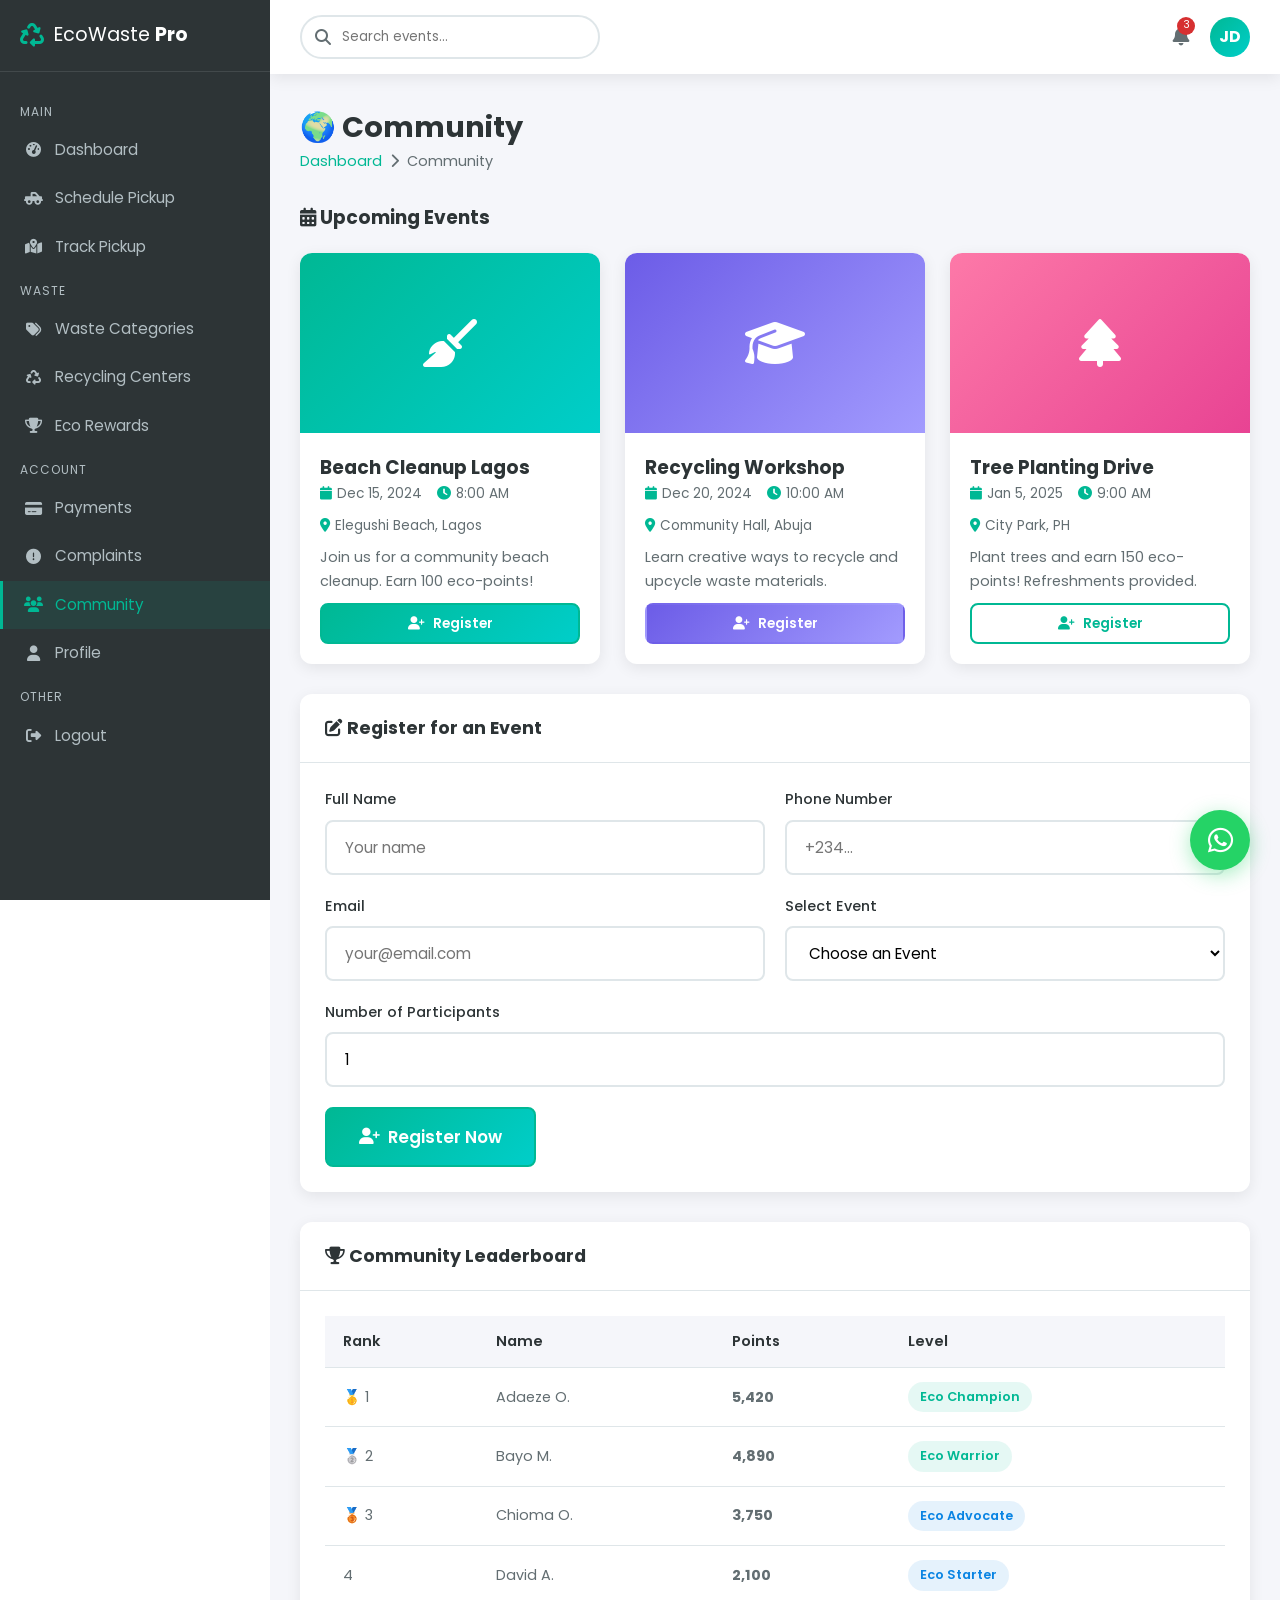
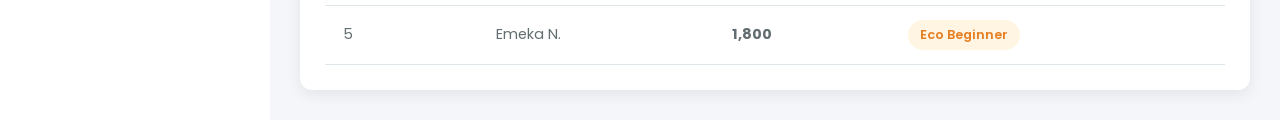
<file: community.html>
<!DOCTYPE html>
<html lang="en">
<head>
    <meta charset="UTF-8">
    <meta name="viewport" content="width=device-width, initial-scale=1.0">
    <title>Community - EcoWaste Pro</title>
    <link rel="stylesheet" href="styles.css">
    <link rel="stylesheet" href="https://cdnjs.cloudflare.com/ajax/libs/font-awesome/6.4.0/css/all.min.css">
    <link href="https://fonts.googleapis.com/css2?family=Poppins:wght@300;400;500;600;700;800&display=swap" rel="stylesheet">
</head>
<body>
    <div class="dashboard-layout">
        <aside class="sidebar">
            <div class="sidebar-header">
                <div class="sidebar-logo"><i class="fas fa-recycle"></i><span>EcoWaste <strong>Pro</strong></span></div>
                <button class="sidebar-close"><i class="fas fa-times"></i></button>
            </div>
            <nav class="sidebar-menu">
                <div class="menu-category">Main</div>
                <a href="dashboard.html"><i class="fas fa-tachometer-alt"></i> Dashboard</a>
                <a href="schedule-pickup.html"><i class="fas fa-truck-pickup"></i> Schedule Pickup</a>
                <a href="track-pickup.html"><i class="fas fa-map-marked-alt"></i> Track Pickup</a>
                <div class="menu-category">Waste</div>
                <a href="waste-categories.html"><i class="fas fa-tags"></i> Waste Categories</a>
                <a href="recycling-center.html"><i class="fas fa-recycle"></i> Recycling Centers</a>
                <a href="eco-rewards.html"><i class="fas fa-trophy"></i> Eco Rewards</a>
                <div class="menu-category">Account</div>
                <a href="payment.html"><i class="fas fa-credit-card"></i> Payments</a>
                <a href="complaints.html"><i class="fas fa-exclamation-circle"></i> Complaints</a>
                <a href="community.html" class="active"><i class="fas fa-users"></i> Community</a>
                <a href="profile.html"><i class="fas fa-user"></i> Profile</a>
                <div class="menu-category">Other</div>
                <a href="../index.html"><i class="fas fa-sign-out-alt"></i> Logout</a>
            </nav>
        </aside>

        <div class="main-content">
            <header class="top-bar">
                <div class="top-bar-left">
                    <button class="menu-toggle"><i class="fas fa-bars"></i></button>
                    <div class="search-bar"><i class="fas fa-search"></i><input type="text" placeholder="Search events..."></div>
                </div>
                <div class="top-bar-right">
                    <a href="notifications.html" class="notification-bell"><i class="fas fa-bell"></i><span class="badge">3</span></a>
                    <div class="user-menu"><div class="user-avatar">JD</div></div>
                </div>
            </header>

            <div class="page-content">
                <div class="page-header">
                    <div>
                        <h1>🌍 Community</h1>
                        <div class="breadcrumb">
                            <a href="dashboard.html">Dashboard</a>
                            <i class="fas fa-chevron-right"></i>
                            <span>Community</span>
                        </div>
                    </div>
                </div>

                <!-- Upcoming Events -->
                <h3 style="margin-bottom: 20px;"><i class="fas fa-calendar-alt"></i> Upcoming Events</h3>
                <div class="grid-3 mb-30">
                    <div class="event-card">
                        <div class="event-image" style="background: var(--gradient-primary);">
                            <i class="fas fa-broom"></i>
                        </div>
                        <div class="event-details">
                            <h3>Beach Cleanup Lagos</h3>
                            <div class="event-meta">
                                <span><i class="fas fa-calendar"></i> Dec 15, 2024</span>
                                <span><i class="fas fa-clock"></i> 8:00 AM</span>
                            </div>
                            <div class="event-meta">
                                <span><i class="fas fa-map-marker-alt"></i> Elegushi Beach, Lagos</span>
                            </div>
                            <p class="text-muted" style="font-size: 0.9rem; margin: 10px 0;">Join us for a community beach cleanup. Earn 100 eco-points!</p>
                            <a href="https://wa.me/2347030151024?text=I want to register for Beach Cleanup Lagos on Dec 15, 2024" class="btn btn-primary btn-sm btn-block" target="_blank">
                                <i class="fas fa-user-plus"></i> Register
                            </a>
                        </div>
                    </div>

                    <div class="event-card">
                        <div class="event-image" style="background: var(--gradient-secondary);">
                            <i class="fas fa-graduation-cap"></i>
                        </div>
                        <div class="event-details">
                            <h3>Recycling Workshop</h3>
                            <div class="event-meta">
                                <span><i class="fas fa-calendar"></i> Dec 20, 2024</span>
                                <span><i class="fas fa-clock"></i> 10:00 AM</span>
                            </div>
                            <div class="event-meta">
                                <span><i class="fas fa-map-marker-alt"></i> Community Hall, Abuja</span>
                            </div>
                            <p class="text-muted" style="font-size: 0.9rem; margin: 10px 0;">Learn creative ways to recycle and upcycle waste materials.</p>
                            <a href="https://wa.me/2347030151024?text=I want to register for Recycling Workshop on Dec 20, 2024" class="btn btn-secondary btn-sm btn-block" target="_blank">
                                <i class="fas fa-user-plus"></i> Register
                            </a>
                        </div>
                    </div>

                    <div class="event-card">
                        <div class="event-image" style="background: var(--gradient-accent);">
                            <i class="fas fa-tree"></i>
                        </div>
                        <div class="event-details">
                            <h3>Tree Planting Drive</h3>
                            <div class="event-meta">
                                <span><i class="fas fa-calendar"></i> Jan 5, 2025</span>
                                <span><i class="fas fa-clock"></i> 9:00 AM</span>
                            </div>
                            <div class="event-meta">
                                <span><i class="fas fa-map-marker-alt"></i> City Park, PH</span>
                            </div>
                            <p class="text-muted" style="font-size: 0.9rem; margin: 10px 0;">Plant trees and earn 150 eco-points! Refreshments provided.</p>
                            <a href="https://wa.me/2347030151024?text=I want to register for Tree Planting Drive on Jan 5, 2025" class="btn btn-outline btn-sm btn-block" target="_blank">
                                <i class="fas fa-user-plus"></i> Register
                            </a>
                        </div>
                    </div>
                </div>

                <!-- Event Registration Form -->
                <div class="card mb-30">
                    <div class="card-header">
                        <h3><i class="fas fa-edit"></i> Register for an Event</h3>
                    </div>
                    <div class="card-body">
                        <form id="eventForm">
                            <div class="form-row">
                                <div class="form-group">
                                    <label>Full Name</label>
                                    <input type="text" name="fullName" required placeholder="Your name">
                                </div>
                                <div class="form-group">
                                    <label>Phone Number</label>
                                    <input type="tel" name="phone" required placeholder="+234...">
                                </div>
                            </div>
                            <div class="form-row">
                                <div class="form-group">
                                    <label>Email</label>
                                    <input type="email" name="email" required placeholder="your@email.com">
                                </div>
                                <div class="form-group">
                                    <label>Select Event</label>
                                    <select name="event" required>
                                        <option value="">Choose an Event</option>
                                        <option value="Beach Cleanup Lagos - Dec 15">Beach Cleanup Lagos - Dec 15</option>
                                        <option value="Recycling Workshop - Dec 20">Recycling Workshop - Dec 20</option>
                                        <option value="Tree Planting Drive - Jan 5">Tree Planting Drive - Jan 5</option>
                                    </select>
                                </div>
                            </div>
                            <div class="form-group">
                                <label>Number of Participants</label>
                                <input type="number" name="participants" min="1" max="10" value="1" required>
                            </div>
                            <button type="submit" class="btn btn-primary btn-lg">
                                <i class="fas fa-user-plus"></i> Register Now
                            </button>
                        </form>
                    </div>
                </div>

                <!-- Leaderboard -->
                <div class="card">
                    <div class="card-header">
                        <h3><i class="fas fa-trophy"></i> Community Leaderboard</h3>
                    </div>
                    <div class="card-body">
                        <table>
                            <thead>
                                <tr>
                                    <th>Rank</th>
                                    <th>Name</th>
                                    <th>Points</th>
                                    <th>Level</th>
                                </tr>
                            </thead>
                            <tbody>
                                <tr><td>🥇 1</td><td>Adaeze O.</td><td><strong>5,420</strong></td><td><span class="status status-completed">Eco Champion</span></td></tr>
                                <tr><td>🥈 2</td><td>Bayo M.</td><td><strong>4,890</strong></td><td><span class="status status-completed">Eco Warrior</span></td></tr>
                                <tr><td>🥉 3</td><td>Chioma O.</td><td><strong>3,750</strong></td><td><span class="status status-progress">Eco Advocate</span></td></tr>
                                <tr><td>4</td><td>David A.</td><td><strong>2,100</strong></td><td><span class="status status-progress">Eco Starter</span></td></tr>
                                <tr><td>5</td><td>Emeka N.</td><td><strong>1,800</strong></td><td><span class="status status-pending">Eco Beginner</span></td></tr>
                            </tbody>
                        </table>
                    </div>
                </div>
            </div>
        </div>
    </div>

    <div id="toast" class="toast"></div>
    <a href="https://wa.me/2347030151024" class="whatsapp-float" target="_blank"><i class="fab fa-whatsapp"></i></a>
    <script src="app.js"></script>
</body>
</html>
</file>
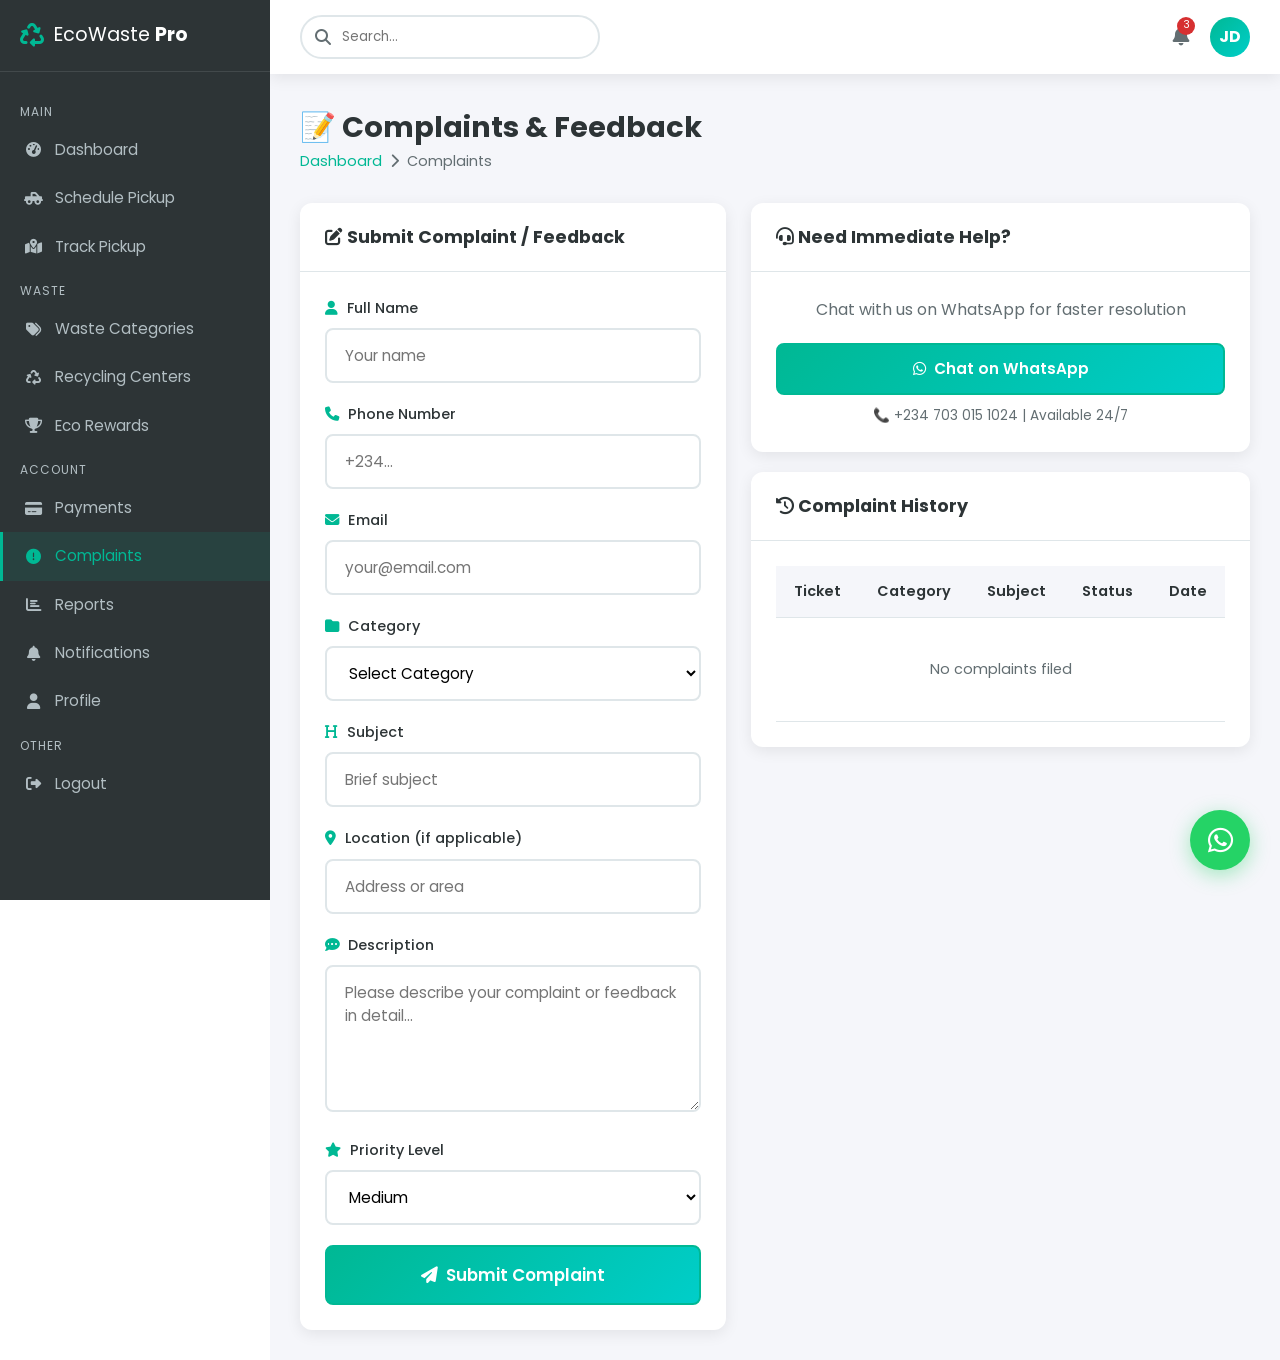
<file: complaints.html>
<!DOCTYPE html>
<html lang="en">
<head>
    <meta charset="UTF-8">
    <meta name="viewport" content="width=device-width, initial-scale=1.0">
    <title>Complaints & Feedback - EcoWaste Pro</title>
    <link rel="stylesheet" href="styles.css">
    <link rel="stylesheet" href="https://cdnjs.cloudflare.com/ajax/libs/font-awesome/6.4.0/css/all.min.css">
    <link href="https://fonts.googleapis.com/css2?family=Poppins:wght@300;400;500;600;700;800&display=swap" rel="stylesheet">
</head>
<body>
    <div class="dashboard-layout">
        <aside class="sidebar">
            <div class="sidebar-header">
                <div class="sidebar-logo"><i class="fas fa-recycle"></i><span>EcoWaste <strong>Pro</strong></span></div>
                <button class="sidebar-close"><i class="fas fa-times"></i></button>
            </div>
            <nav class="sidebar-menu">
                <div class="menu-category">Main</div>
                <a href="dashboard.html"><i class="fas fa-tachometer-alt"></i> Dashboard</a>
                <a href="schedule-pickup.html"><i class="fas fa-truck-pickup"></i> Schedule Pickup</a>
                <a href="track-pickup.html"><i class="fas fa-map-marked-alt"></i> Track Pickup</a>
                <div class="menu-category">Waste</div>
                <a href="waste-categories.html"><i class="fas fa-tags"></i> Waste Categories</a>
                <a href="recycling-center.html"><i class="fas fa-recycle"></i> Recycling Centers</a>
                <a href="eco-rewards.html"><i class="fas fa-trophy"></i> Eco Rewards</a>
                <div class="menu-category">Account</div>
                <a href="payment.html"><i class="fas fa-credit-card"></i> Payments</a>
                <a href="complaints.html" class="active"><i class="fas fa-exclamation-circle"></i> Complaints</a>
                <a href="reports.html"><i class="fas fa-chart-bar"></i> Reports</a>
                <a href="notifications.html"><i class="fas fa-bell"></i> Notifications</a>
                <a href="profile.html"><i class="fas fa-user"></i> Profile</a>
                <div class="menu-category">Other</div>
                <a href="../index.html"><i class="fas fa-sign-out-alt"></i> Logout</a>
            </nav>
        </aside>

        <div class="main-content">
            <header class="top-bar">
                <div class="top-bar-left">
                    <button class="menu-toggle"><i class="fas fa-bars"></i></button>
                    <div class="search-bar"><i class="fas fa-search"></i><input type="text" placeholder="Search..."></div>
                </div>
                <div class="top-bar-right">
                    <a href="notifications.html" class="notification-bell"><i class="fas fa-bell"></i><span class="badge">3</span></a>
                    <div class="user-menu"><div class="user-avatar">JD</div></div>
                </div>
            </header>

            <div class="page-content">
                <div class="page-header">
                    <div>
                        <h1>📝 Complaints & Feedback</h1>
                        <div class="breadcrumb">
                            <a href="dashboard.html">Dashboard</a>
                            <i class="fas fa-chevron-right"></i>
                            <span>Complaints</span>
                        </div>
                    </div>
                </div>

                <div class="grid-2">
                    <!-- Complaint Form -->
                    <div class="card">
                        <div class="card-header">
                            <h3><i class="fas fa-edit"></i> Submit Complaint / Feedback</h3>
                        </div>
                        <div class="card-body">
                            <form id="complaintForm">
                                <div class="form-group">
                                    <label><i class="fas fa-user"></i> Full Name</label>
                                    <input type="text" name="fullName" required placeholder="Your name">
                                </div>
                                <div class="form-group">
                                    <label><i class="fas fa-phone"></i> Phone Number</label>
                                    <input type="tel" name="phone" required placeholder="+234...">
                                </div>
                                <div class="form-group">
                                    <label><i class="fas fa-envelope"></i> Email</label>
                                    <input type="email" name="email" required placeholder="your@email.com">
                                </div>
                                <div class="form-group">
                                    <label><i class="fas fa-folder"></i> Category</label>
                                    <select name="category" required>
                                        <option value="">Select Category</option>
                                        <option value="Missed Pickup">Missed Pickup</option>
                                        <option value="Late Pickup">Late Pickup</option>
                                        <option value="Damaged Property">Damaged Property</option>
                                        <option value="Rude Staff">Rude Staff</option>
                                        <option value="Billing Issue">Billing Issue</option>
                                        <option value="Service Quality">Service Quality</option>
                                        <option value="Illegal Dumping Report">Illegal Dumping Report</option>
                                        <option value="Suggestion">Suggestion</option>
                                        <option value="Compliment">Compliment</option>
                                        <option value="Other">Other</option>
                                    </select>
                                </div>
                                <div class="form-group">
                                    <label><i class="fas fa-heading"></i> Subject</label>
                                    <input type="text" name="subject" required placeholder="Brief subject">
                                </div>
                                <div class="form-group">
                                    <label><i class="fas fa-map-marker-alt"></i> Location (if applicable)</label>
                                    <input type="text" name="location" placeholder="Address or area">
                                </div>
                                <div class="form-group">
                                    <label><i class="fas fa-comment-dots"></i> Description</label>
                                    <textarea name="description" rows="5" required placeholder="Please describe your complaint or feedback in detail..."></textarea>
                                </div>
                                <div class="form-group">
                                    <label><i class="fas fa-star"></i> Priority Level</label>
                                    <select name="priority" required>
                                        <option value="Low">Low</option>
                                        <option value="Medium" selected>Medium</option>
                                        <option value="High">High</option>
                                        <option value="Urgent">Urgent</option>
                                    </select>
                                </div>
                                <button type="submit" class="btn btn-primary btn-block btn-lg">
                                    <i class="fas fa-paper-plane"></i> Submit Complaint
                                </button>
                            </form>
                        </div>
                    </div>

                    <!-- History -->
                    <div>
                        <div class="card mb-20">
                            <div class="card-header">
                                <h3><i class="fas fa-headset"></i> Need Immediate Help?</h3>
                            </div>
                            <div class="card-body text-center">
                                <p class="text-muted mb-20">Chat with us on WhatsApp for faster resolution</p>
                                <a href="https://wa.me/2347030151024?text=Hello! I need help with an issue." class="btn btn-primary btn-block" target="_blank">
                                    <i class="fab fa-whatsapp"></i> Chat on WhatsApp
                                </a>
                                <p class="text-muted" style="margin-top: 10px; font-size: 0.85rem;">
                                    📞 +234 703 015 1024 | Available 24/7
                                </p>
                            </div>
                        </div>

                        <div class="card">
                            <div class="card-header">
                                <h3><i class="fas fa-history"></i> Complaint History</h3>
                            </div>
                            <div class="card-body">
                                <div class="table-responsive">
                                    <table>
                                        <thead>
                                            <tr>
                                                <th>Ticket</th>
                                                <th>Category</th>
                                                <th>Subject</th>
                                                <th>Status</th>
                                                <th>Date</th>
                                            </tr>
                                        </thead>
                                        <tbody id="complaintTableBody">
                                        </tbody>
                                    </table>
                                </div>
                            </div>
                        </div>
                    </div>
                </div>
            </div>
        </div>
    </div>

    <div id="toast" class="toast"></div>
    <a href="https://wa.me/2347030151024" class="whatsapp-float" target="_blank"><i class="fab fa-whatsapp"></i></a>
    <script src="app.js"></script>
</body>
</html>
</file>
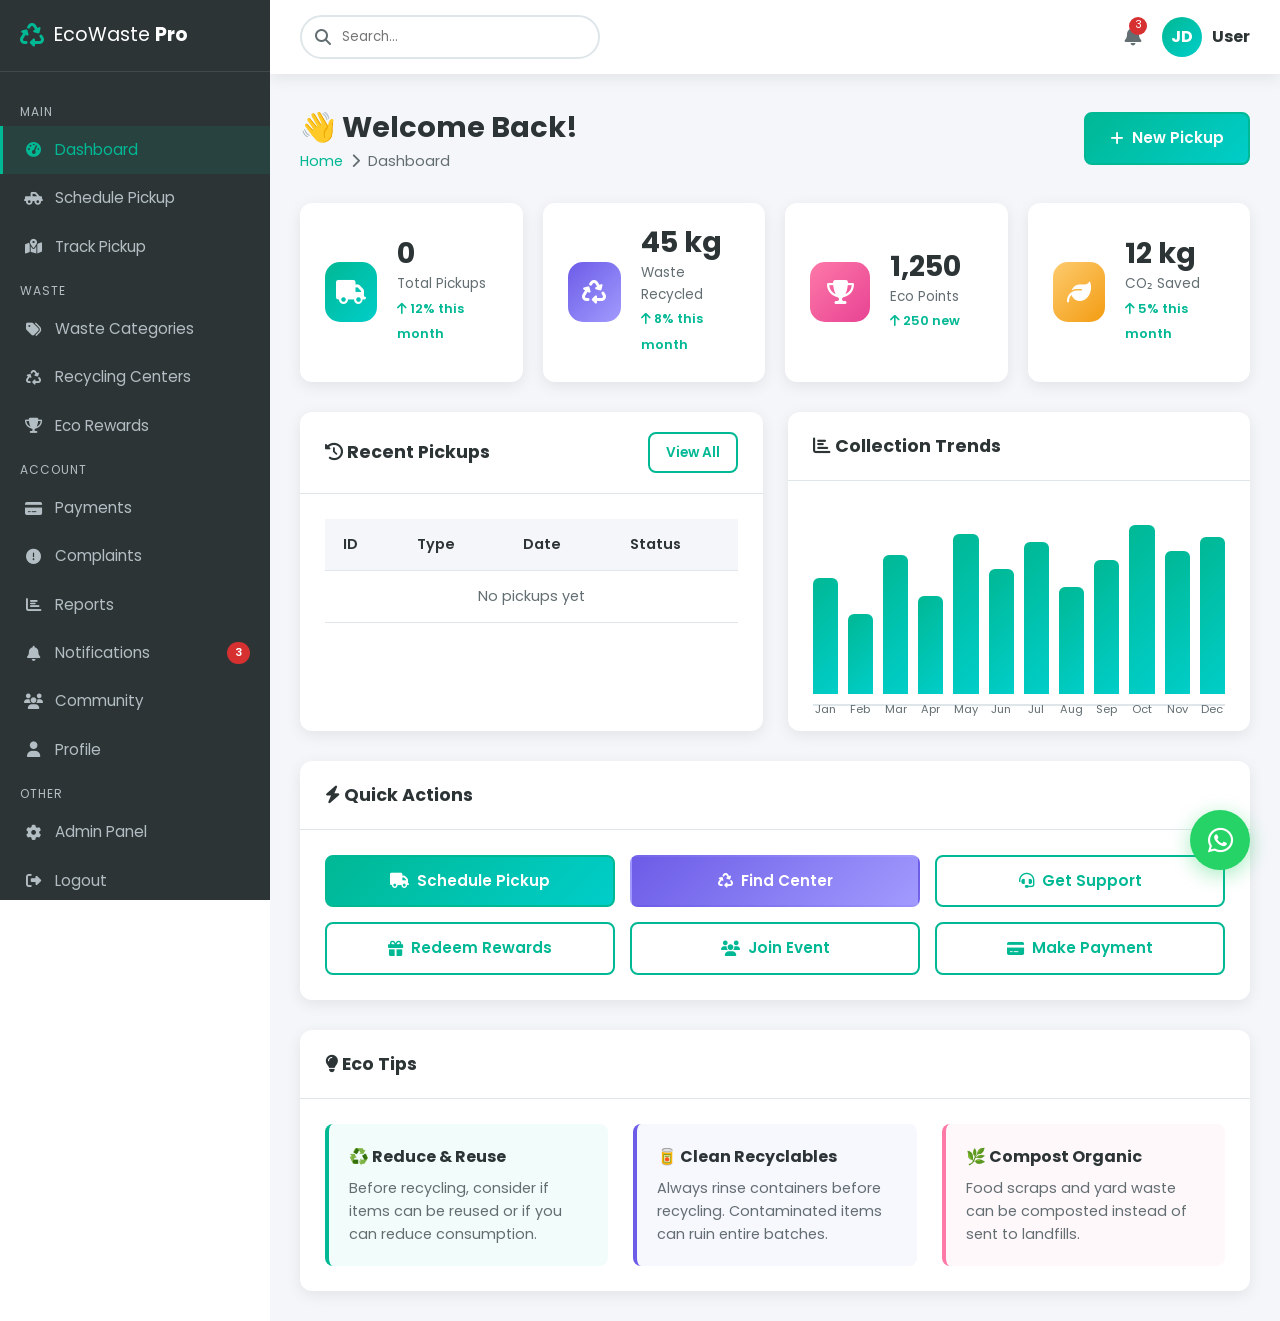
<file: dashboard.html>
<!DOCTYPE html>
<html lang="en">
<head>
    <meta charset="UTF-8">
    <meta name="viewport" content="width=device-width, initial-scale=1.0">
    <title>Dashboard - EcoWaste Pro</title>
    <link rel="stylesheet" href="styles.css">
    <link rel="stylesheet" href="https://cdnjs.cloudflare.com/ajax/libs/font-awesome/6.4.0/css/all.min.css">
    <link href="https://fonts.googleapis.com/css2?family=Poppins:wght@300;400;500;600;700;800&display=swap" rel="stylesheet">
</head>
<body>
    <div class="dashboard-layout">
        <!-- Sidebar -->
        <aside class="sidebar">
            <div class="sidebar-header">
                <div class="sidebar-logo">
                    <i class="fas fa-recycle"></i>
                    <span>EcoWaste <strong>Pro</strong></span>
                </div>
                <button class="sidebar-close"><i class="fas fa-times"></i></button>
            </div>
            <nav class="sidebar-menu">
                <div class="menu-category">Main</div>
                <a href="dashboard.html" class="active"><i class="fas fa-tachometer-alt"></i> Dashboard</a>
                <a href="schedule-pickup.html"><i class="fas fa-truck-pickup"></i> Schedule Pickup</a>
                <a href="track-pickup.html"><i class="fas fa-map-marked-alt"></i> Track Pickup</a>
                
                <div class="menu-category">Waste</div>
                <a href="waste-categories.html"><i class="fas fa-tags"></i> Waste Categories</a>
                <a href="recycling-center.html"><i class="fas fa-recycle"></i> Recycling Centers</a>
                <a href="eco-rewards.html"><i class="fas fa-trophy"></i> Eco Rewards</a>
                
                <div class="menu-category">Account</div>
                <a href="payment.html"><i class="fas fa-credit-card"></i> Payments</a>
                <a href="complaints.html"><i class="fas fa-exclamation-circle"></i> Complaints</a>
                <a href="reports.html"><i class="fas fa-chart-bar"></i> Reports</a>
                <a href="notifications.html"><i class="fas fa-bell"></i> Notifications <span class="menu-badge">3</span></a>
                <a href="community.html"><i class="fas fa-users"></i> Community</a>
                <a href="profile.html"><i class="fas fa-user"></i> Profile</a>
                
                <div class="menu-category">Other</div>
                <a href="admin.html"><i class="fas fa-cog"></i> Admin Panel</a>
                <a href="../index.html"><i class="fas fa-sign-out-alt"></i> Logout</a>
            </nav>
        </aside>

        <!-- Main Content -->
        <div class="main-content">
            <!-- Top Bar -->
            <header class="top-bar">
                <div class="top-bar-left">
                    <button class="menu-toggle"><i class="fas fa-bars"></i></button>
                    <div class="search-bar">
                        <i class="fas fa-search"></i>
                        <input type="text" placeholder="Search...">
                    </div>
                </div>
                <div class="top-bar-right">
                    <a href="notifications.html" class="notification-bell">
                        <i class="fas fa-bell"></i>
                        <span class="badge">3</span>
                    </a>
                    <div class="user-menu">
                        <div class="user-avatar">JD</div>
                        <div>
                            <strong class="user-name">User</strong>
                        </div>
                    </div>
                </div>
            </header>

            <!-- Page Content -->
            <div class="page-content">
                <div class="page-header">
                    <div>
                        <h1>👋 Welcome Back!</h1>
                        <div class="breadcrumb">
                            <a href="../index.html">Home</a>
                            <i class="fas fa-chevron-right"></i>
                            <span>Dashboard</span>
                        </div>
                    </div>
                    <a href="schedule-pickup.html" class="btn btn-primary">
                        <i class="fas fa-plus"></i> New Pickup
                    </a>
                </div>

                <!-- Stats Cards -->
                <div class="dashboard-stats">
                    <div class="dash-stat-card">
                        <div class="dash-stat-icon" style="background: var(--gradient-primary);">
                            <i class="fas fa-truck"></i>
                        </div>
                        <div class="dash-stat-info">
                            <h3 id="totalPickups">0</h3>
                            <p>Total Pickups</p>
                            <span class="trend up"><i class="fas fa-arrow-up"></i> 12% this month</span>
                        </div>
                    </div>
                    <div class="dash-stat-card">
                        <div class="dash-stat-icon" style="background: var(--gradient-secondary);">
                            <i class="fas fa-recycle"></i>
                        </div>
                        <div class="dash-stat-info">
                            <h3>45 kg</h3>
                            <p>Waste Recycled</p>
                            <span class="trend up"><i class="fas fa-arrow-up"></i> 8% this month</span>
                        </div>
                    </div>
                    <div class="dash-stat-card">
                        <div class="dash-stat-icon" style="background: var(--gradient-accent);">
                            <i class="fas fa-trophy"></i>
                        </div>
                        <div class="dash-stat-info">
                            <h3 class="eco-points-value">0</h3>
                            <p>Eco Points</p>
                            <span class="trend up"><i class="fas fa-arrow-up"></i> 250 new</span>
                        </div>
                    </div>
                    <div class="dash-stat-card">
                        <div class="dash-stat-icon" style="background: linear-gradient(135deg, #fdcb6e, #f39c12);">
                            <i class="fas fa-leaf"></i>
                        </div>
                        <div class="dash-stat-info">
                            <h3>12 kg</h3>
                            <p>CO₂ Saved</p>
                            <span class="trend up"><i class="fas fa-arrow-up"></i> 5% this month</span>
                        </div>
                    </div>
                </div>

                <!-- Main Grid -->
                <div class="grid-2 mb-30">
                    <!-- Recent Pickups -->
                    <div class="card">
                        <div class="card-header">
                            <h3><i class="fas fa-history"></i> Recent Pickups</h3>
                            <a href="track-pickup.html" class="btn btn-sm btn-outline">View All</a>
                        </div>
                        <div class="card-body">
                            <div class="table-responsive">
                                <table>
                                    <thead>
                                        <tr>
                                            <th>ID</th>
                                            <th>Type</th>
                                            <th>Date</th>
                                            <th>Status</th>
                                        </tr>
                                    </thead>
                                    <tbody id="recentPickupsTable">
                                        <tr>
                                            <td colspan="4" class="text-center text-muted">No pickups yet</td>
                                        </tr>
                                    </tbody>
                                </table>
                            </div>
                        </div>
                    </div>

                    <!-- Waste Collection Chart -->
                    <div class="card">
                        <div class="card-header">
                            <h3><i class="fas fa-chart-bar"></i> Collection Trends</h3>
                        </div>
                        <div class="card-body">
                            <div class="chart-bar-container"></div>
                        </div>
                    </div>
                </div>

                <!-- Quick Actions -->
                <div class="card mb-30">
                    <div class="card-header">
                        <h3><i class="fas fa-bolt"></i> Quick Actions</h3>
                    </div>
                    <div class="card-body">
                        <div class="grid-3" style="gap: 15px;">
                            <a href="schedule-pickup.html" class="btn btn-primary btn-block">
                                <i class="fas fa-truck"></i> Schedule Pickup
                            </a>
                            <a href="recycling-center.html" class="btn btn-secondary btn-block">
                                <i class="fas fa-recycle"></i> Find Center
                            </a>
                            <a href="complaints.html" class="btn btn-outline btn-block">
                                <i class="fas fa-headset"></i> Get Support
                            </a>
                            <a href="eco-rewards.html" class="btn btn-outline btn-block">
                                <i class="fas fa-gift"></i> Redeem Rewards
                            </a>
                            <a href="community.html" class="btn btn-outline btn-block">
                                <i class="fas fa-users"></i> Join Event
                            </a>
                            <a href="payment.html" class="btn btn-outline btn-block">
                                <i class="fas fa-credit-card"></i> Make Payment
                            </a>
                        </div>
                    </div>
                </div>

                <!-- Eco Tips -->
                <div class="card">
                    <div class="card-header">
                        <h3><i class="fas fa-lightbulb"></i> Eco Tips</h3>
                    </div>
                    <div class="card-body">
                        <div class="grid-3">
                            <div style="padding: 20px; background: rgba(0,184,148,0.05); border-radius: var(--radius-sm); border-left: 4px solid var(--primary);">
                                <h4 style="margin-bottom: 8px;">♻️ Reduce & Reuse</h4>
                                <p class="text-muted" style="font-size: 0.9rem;">Before recycling, consider if items can be reused or if you can reduce consumption.</p>
                            </div>
                            <div style="padding: 20px; background: rgba(108,92,231,0.05); border-radius: var(--radius-sm); border-left: 4px solid var(--secondary);">
                                <h4 style="margin-bottom: 8px;">🥫 Clean Recyclables</h4>
                                <p class="text-muted" style="font-size: 0.9rem;">Always rinse containers before recycling. Contaminated items can ruin entire batches.</p>
                            </div>
                            <div style="padding: 20px; background: rgba(253,121,168,0.05); border-radius: var(--radius-sm); border-left: 4px solid var(--accent);">
                                <h4 style="margin-bottom: 8px;">🌿 Compost Organic</h4>
                                <p class="text-muted" style="font-size: 0.9rem;">Food scraps and yard waste can be composted instead of sent to landfills.</p>
                            </div>
                        </div>
                    </div>
                </div>
            </div>
        </div>
    </div>

    <div id="toast" class="toast"></div>
    <a href="https://wa.me/2347030151024" class="whatsapp-float" target="_blank">
        <i class="fab fa-whatsapp"></i>
    </a>

    <script src="app.js"></script>
    <script>
        // Load dashboard-specific data
        document.addEventListener('DOMContentLoaded', () => {
            const pickups = JSON.parse(localStorage.getItem('pickups') || '[]');
            document.getElementById('totalPickups').textContent = pickups.length;
            
            const recentTable = document.getElementById('recentPickupsTable');
            if (pickups.length > 0) {
                recentTable.innerHTML = pickups.slice(-5).reverse().map(p => `
                    <tr>
                        <td>${p.trackingId}</td>
                        <td>${p.wasteType || 'General'}</td>
                        <td>${p.pickupDate || 'N/A'}</td>
                        <td><span class="status status-pending">${p.status}</span></td>
                    </tr>
                `).join('');
            }
        });
    </script>
</body>
</html>
</file>
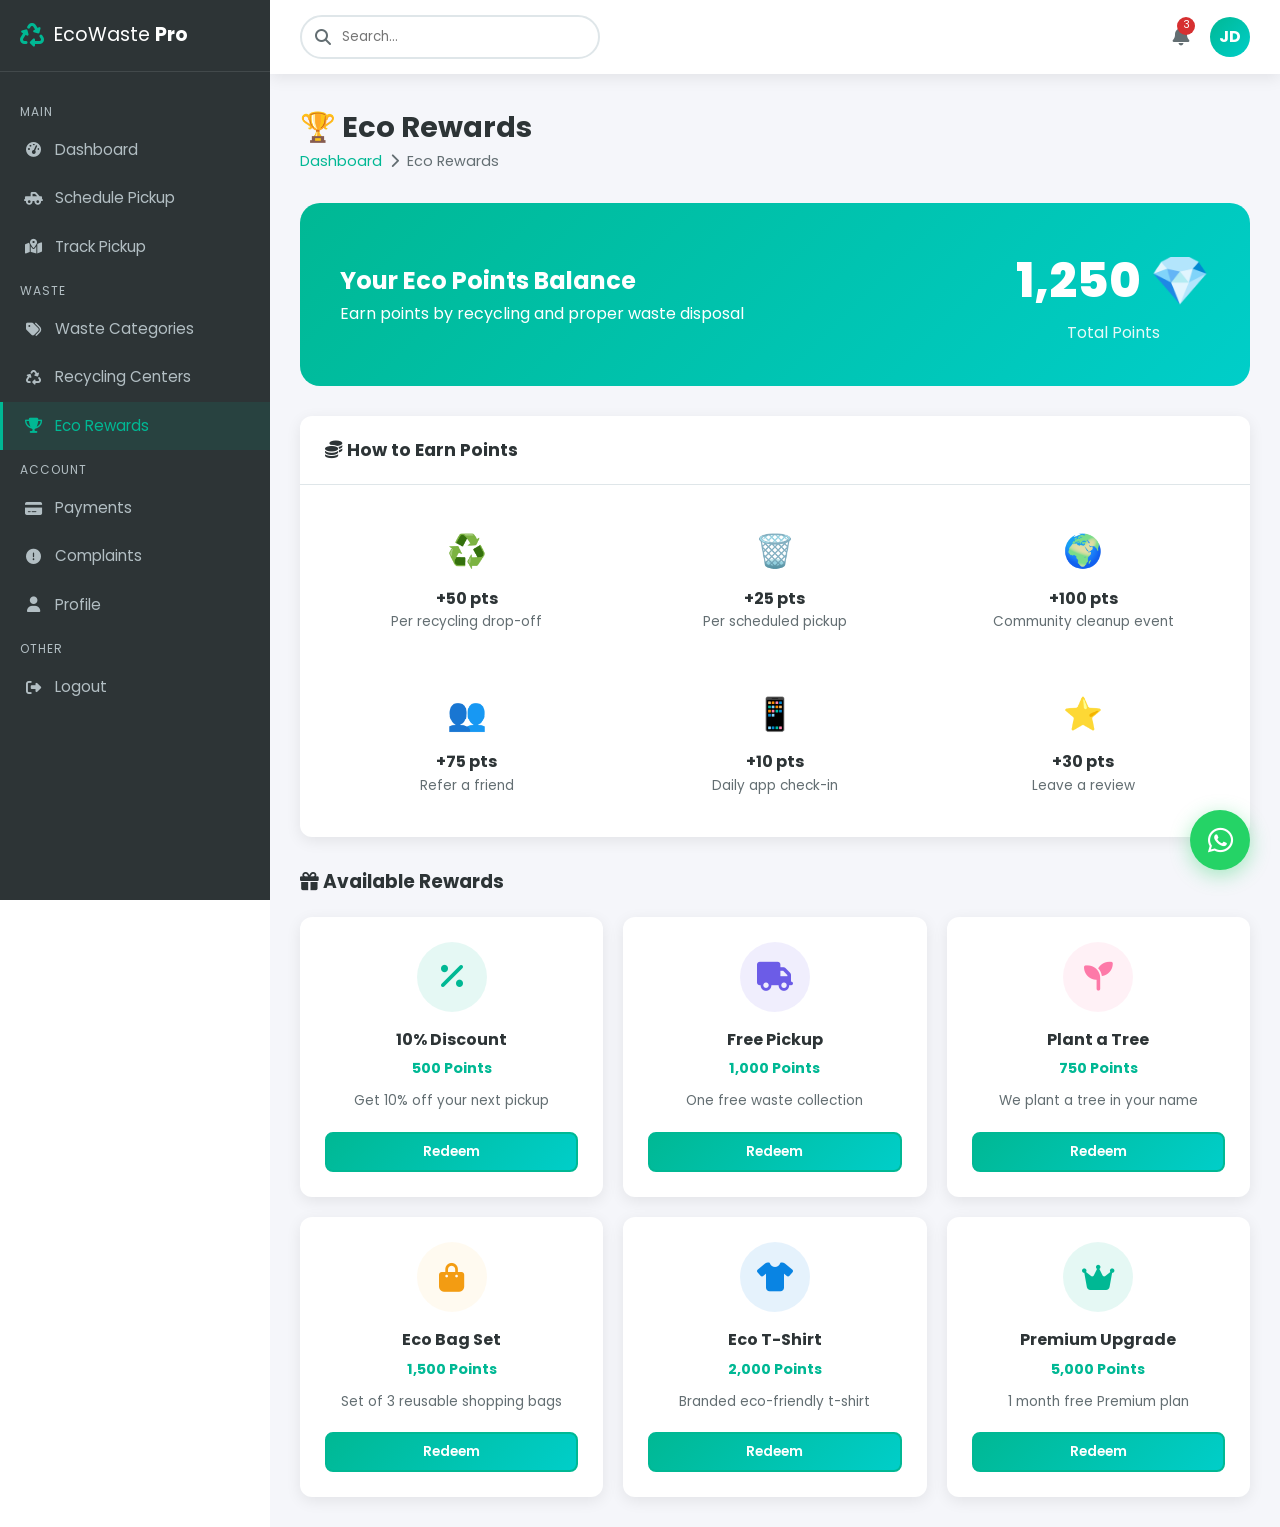
<file: eco-rewards.html>
<!DOCTYPE html>
<html lang="en">
<head>
    <meta charset="UTF-8">
    <meta name="viewport" content="width=device-width, initial-scale=1.0">
    <title>Eco Rewards - EcoWaste Pro</title>
    <link rel="stylesheet" href="styles.css">
    <link rel="stylesheet" href="https://cdnjs.cloudflare.com/ajax/libs/font-awesome/6.4.0/css/all.min.css">
    <link href="https://fonts.googleapis.com/css2?family=Poppins:wght@300;400;500;600;700;800&display=swap" rel="stylesheet">
</head>
<body>
    <div class="dashboard-layout">
        <aside class="sidebar">
            <div class="sidebar-header">
                <div class="sidebar-logo"><i class="fas fa-recycle"></i><span>EcoWaste <strong>Pro</strong></span></div>
                <button class="sidebar-close"><i class="fas fa-times"></i></button>
            </div>
            <nav class="sidebar-menu">
                <div class="menu-category">Main</div>
                <a href="dashboard.html"><i class="fas fa-tachometer-alt"></i> Dashboard</a>
                <a href="schedule-pickup.html"><i class="fas fa-truck-pickup"></i> Schedule Pickup</a>
                <a href="track-pickup.html"><i class="fas fa-map-marked-alt"></i> Track Pickup</a>
                <div class="menu-category">Waste</div>
                <a href="waste-categories.html"><i class="fas fa-tags"></i> Waste Categories</a>
                <a href="recycling-center.html"><i class="fas fa-recycle"></i> Recycling Centers</a>
                <a href="eco-rewards.html" class="active"><i class="fas fa-trophy"></i> Eco Rewards</a>
                <div class="menu-category">Account</div>
                <a href="payment.html"><i class="fas fa-credit-card"></i> Payments</a>
                <a href="complaints.html"><i class="fas fa-exclamation-circle"></i> Complaints</a>
                <a href="profile.html"><i class="fas fa-user"></i> Profile</a>
                <div class="menu-category">Other</div>
                <a href="../index.html"><i class="fas fa-sign-out-alt"></i> Logout</a>
            </nav>
        </aside>

        <div class="main-content">
            <header class="top-bar">
                <div class="top-bar-left">
                    <button class="menu-toggle"><i class="fas fa-bars"></i></button>
                    <div class="search-bar"><i class="fas fa-search"></i><input type="text" placeholder="Search..."></div>
                </div>
                <div class="top-bar-right">
                    <a href="notifications.html" class="notification-bell"><i class="fas fa-bell"></i><span class="badge">3</span></a>
                    <div class="user-menu"><div class="user-avatar">JD</div></div>
                </div>
            </header>

            <div class="page-content">
                <div class="page-header">
                    <div>
                        <h1>🏆 Eco Rewards</h1>
                        <div class="breadcrumb">
                            <a href="dashboard.html">Dashboard</a>
                            <i class="fas fa-chevron-right"></i>
                            <span>Eco Rewards</span>
                        </div>
                    </div>
                </div>

                <!-- Points Summary -->
                <div class="rewards-header">
                    <div>
                        <h2>Your Eco Points Balance</h2>
                        <p>Earn points by recycling and proper waste disposal</p>
                    </div>
                    <div class="rewards-points">
                        <div class="points"><span class="eco-points-value">1,250</span> 💎</div>
                        <p>Total Points</p>
                    </div>
                </div>

                <!-- How to Earn -->
                <div class="card mb-30">
                    <div class="card-header">
                        <h3><i class="fas fa-coins"></i> How to Earn Points</h3>
                    </div>
                    <div class="card-body">
                        <div class="grid-3">
                            <div style="text-align: center; padding: 15px;">
                                <div style="font-size: 2rem; margin-bottom: 10px;">♻️</div>
                                <strong>+50 pts</strong>
                                <p class="text-muted" style="font-size: 0.85rem;">Per recycling drop-off</p>
                            </div>
                            <div style="text-align: center; padding: 15px;">
                                <div style="font-size: 2rem; margin-bottom: 10px;">🗑️</div>
                                <strong>+25 pts</strong>
                                <p class="text-muted" style="font-size: 0.85rem;">Per scheduled pickup</p>
                            </div>
                            <div style="text-align: center; padding: 15px;">
                                <div style="font-size: 2rem; margin-bottom: 10px;">🌍</div>
                                <strong>+100 pts</strong>
                                <p class="text-muted" style="font-size: 0.85rem;">Community cleanup event</p>
                            </div>
                            <div style="text-align: center; padding: 15px;">
                                <div style="font-size: 2rem; margin-bottom: 10px;">👥</div>
                                <strong>+75 pts</strong>
                                <p class="text-muted" style="font-size: 0.85rem;">Refer a friend</p>
                            </div>
                            <div style="text-align: center; padding: 15px;">
                                <div style="font-size: 2rem; margin-bottom: 10px;">📱</div>
                                <strong>+10 pts</strong>
                                <p class="text-muted" style="font-size: 0.85rem;">Daily app check-in</p>
                            </div>
                            <div style="text-align: center; padding: 15px;">
                                <div style="font-size: 2rem; margin-bottom: 10px;">⭐</div>
                                <strong>+30 pts</strong>
                                <p class="text-muted" style="font-size: 0.85rem;">Leave a review</p>
                            </div>
                        </div>
                    </div>
                </div>

                <!-- Available Rewards -->
                <h3 style="margin-bottom: 20px;"><i class="fas fa-gift"></i> Available Rewards</h3>
                <div class="rewards-grid">
                    <div class="reward-card">
                        <div class="reward-icon" style="background: rgba(0,184,148,0.1); color: var(--primary);">
                            <i class="fas fa-percent"></i>
                        </div>
                        <h4>10% Discount</h4>
                        <p class="points-required">500 Points</p>
                        <p class="text-muted" style="font-size: 0.85rem;">Get 10% off your next pickup</p>
                        <button class="btn btn-primary btn-sm btn-block mt-20" onclick="redeemReward('10% Discount Coupon', 500)">
                            Redeem
                        </button>
                    </div>
                    <div class="reward-card">
                        <div class="reward-icon" style="background: rgba(108,92,231,0.1); color: var(--secondary);">
                            <i class="fas fa-truck"></i>
                        </div>
                        <h4>Free Pickup</h4>
                        <p class="points-required">1,000 Points</p>
                        <p class="text-muted" style="font-size: 0.85rem;">One free waste collection</p>
                        <button class="btn btn-primary btn-sm btn-block mt-20" onclick="redeemReward('Free Pickup', 1000)">
                            Redeem
                        </button>
                    </div>
                    <div class="reward-card">
                        <div class="reward-icon" style="background: rgba(253,121,168,0.1); color: var(--accent);">
                            <i class="fas fa-seedling"></i>
                        </div>
                        <h4>Plant a Tree</h4>
                        <p class="points-required">750 Points</p>
                        <p class="text-muted" style="font-size: 0.85rem;">We plant a tree in your name</p>
                        <button class="btn btn-primary btn-sm btn-block mt-20" onclick="redeemReward('Plant a Tree', 750)">
                            Redeem
                        </button>
                    </div>
                    <div class="reward-card">
                        <div class="reward-icon" style="background: rgba(253,203,110,0.1); color: #f39c12;">
                            <i class="fas fa-shopping-bag"></i>
                        </div>
                        <h4>Eco Bag Set</h4>
                        <p class="points-required">1,500 Points</p>
                        <p class="text-muted" style="font-size: 0.85rem;">Set of 3 reusable shopping bags</p>
                        <button class="btn btn-primary btn-sm btn-block mt-20" onclick="redeemReward('Eco Bag Set', 1500)">
                            Redeem
                        </button>
                    </div>
                    <div class="reward-card">
                        <div class="reward-icon" style="background: rgba(9,132,227,0.1); color: var(--info);">
                            <i class="fas fa-tshirt"></i>
                        </div>
                        <h4>Eco T-Shirt</h4>
                        <p class="points-required">2,000 Points</p>
                        <p class="text-muted" style="font-size: 0.85rem;">Branded eco-friendly t-shirt</p>
                        <button class="btn btn-primary btn-sm btn-block mt-20" onclick="redeemReward('Eco T-Shirt', 2000)">
                            Redeem
                        </button>
                    </div>
                    <div class="reward-card">
                        <div class="reward-icon" style="background: rgba(0,184,148,0.1); color: var(--primary);">
                            <i class="fas fa-crown"></i>
                        </div>
                        <h4>Premium Upgrade</h4>
                        <p class="points-required">5,000 Points</p>
                        <p class="text-muted" style="font-size: 0.85rem;">1 month free Premium plan</p>
                        <button class="btn btn-primary btn-sm btn-block mt-20" onclick="redeemReward('Premium Upgrade', 5000)">
                            Redeem
                        </button>
                    </div>
                </div>
            </div>
        </div>
    </div>

    <div id="toast" class="toast"></div>
    <a href="https://wa.me/2347030151024" class="whatsapp-float" target="_blank"><i class="fab fa-whatsapp"></i></a>
    <script src="app.js"></script>
</body>
</html>
</file>
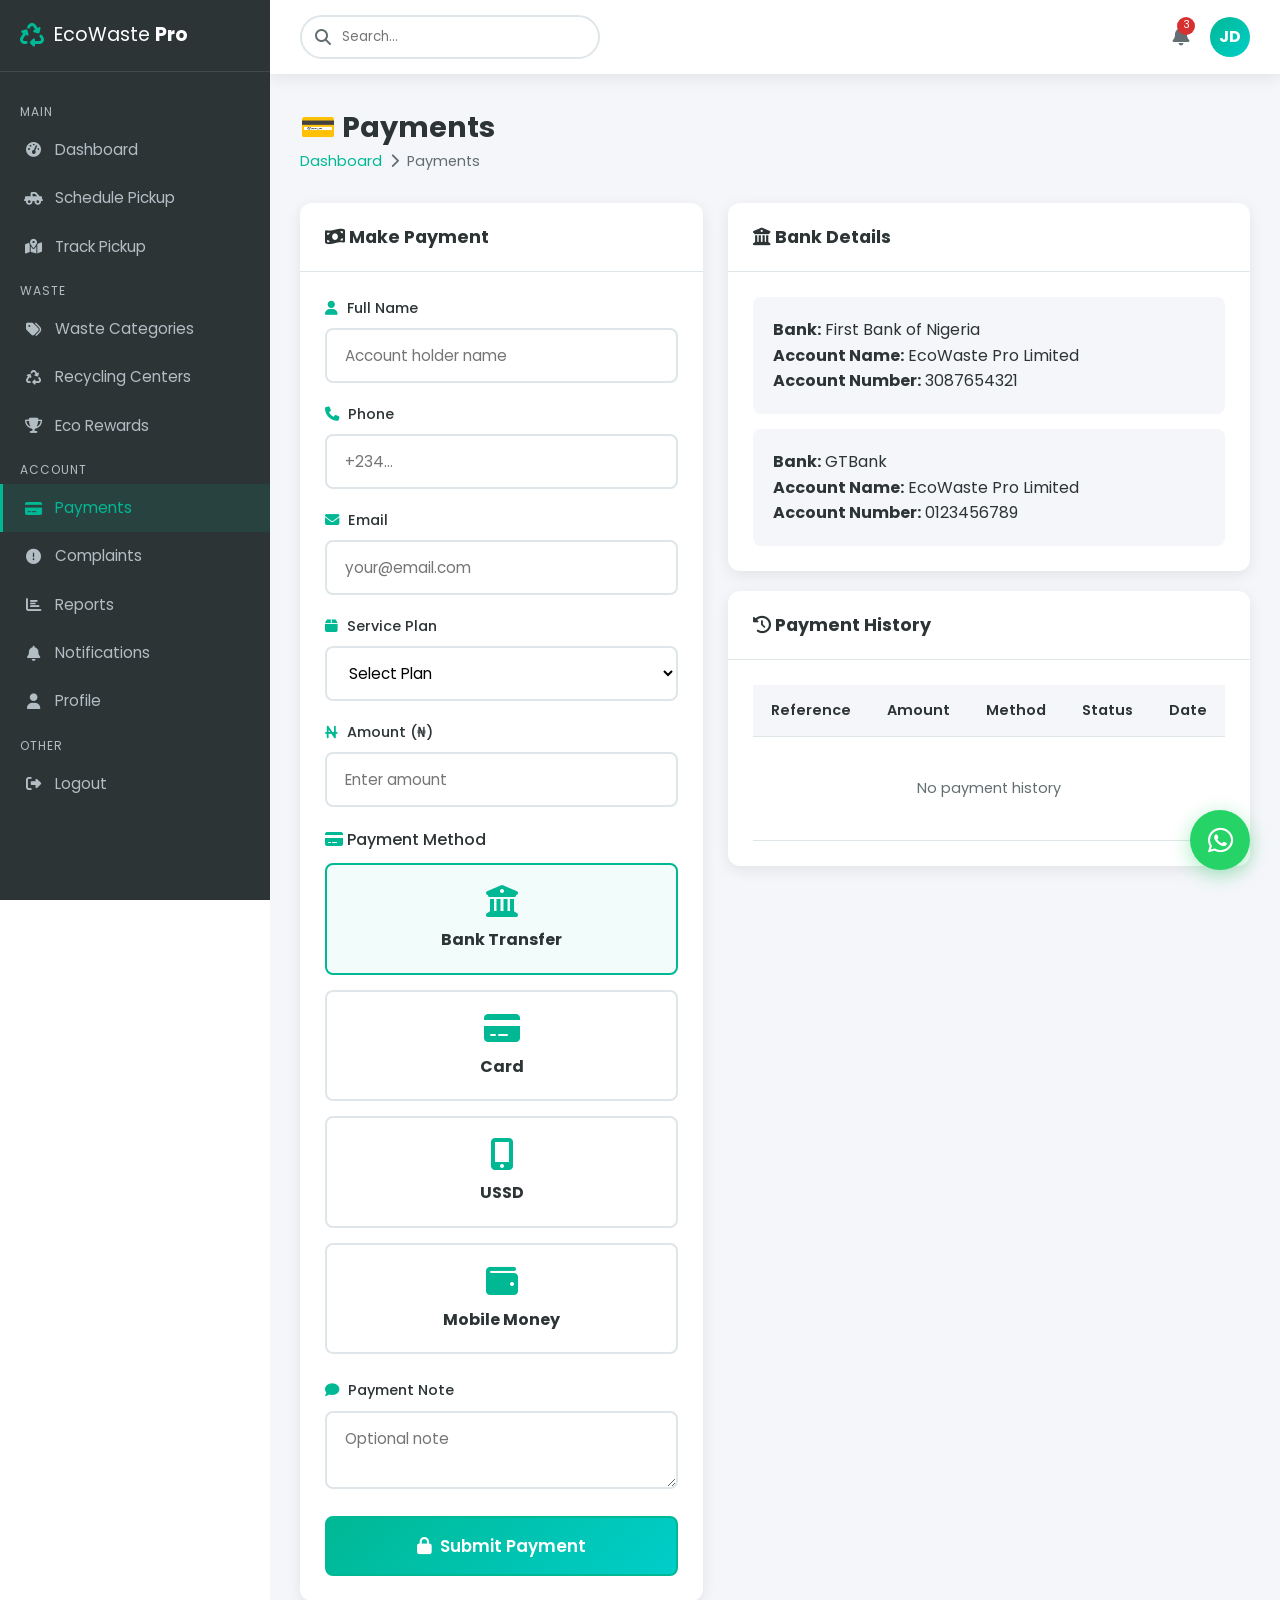
<file: payment.html>
<!DOCTYPE html>
<html lang="en">
<head>
    <meta charset="UTF-8">
    <meta name="viewport" content="width=device-width, initial-scale=1.0">
    <title>Payments - EcoWaste Pro</title>
    <link rel="stylesheet" href="styles.css">
    <link rel="stylesheet" href="https://cdnjs.cloudflare.com/ajax/libs/font-awesome/6.4.0/css/all.min.css">
    <link href="https://fonts.googleapis.com/css2?family=Poppins:wght@300;400;500;600;700;800&display=swap" rel="stylesheet">
</head>
<body>
    <div class="dashboard-layout">
        <aside class="sidebar">
            <div class="sidebar-header">
                <div class="sidebar-logo"><i class="fas fa-recycle"></i><span>EcoWaste <strong>Pro</strong></span></div>
                <button class="sidebar-close"><i class="fas fa-times"></i></button>
            </div>
            <nav class="sidebar-menu">
                <div class="menu-category">Main</div>
                <a href="dashboard.html"><i class="fas fa-tachometer-alt"></i> Dashboard</a>
                <a href="schedule-pickup.html"><i class="fas fa-truck-pickup"></i> Schedule Pickup</a>
                <a href="track-pickup.html"><i class="fas fa-map-marked-alt"></i> Track Pickup</a>
                <div class="menu-category">Waste</div>
                <a href="waste-categories.html"><i class="fas fa-tags"></i> Waste Categories</a>
                <a href="recycling-center.html"><i class="fas fa-recycle"></i> Recycling Centers</a>
                <a href="eco-rewards.html"><i class="fas fa-trophy"></i> Eco Rewards</a>
                <div class="menu-category">Account</div>
                <a href="payment.html" class="active"><i class="fas fa-credit-card"></i> Payments</a>
                <a href="complaints.html"><i class="fas fa-exclamation-circle"></i> Complaints</a>
                <a href="reports.html"><i class="fas fa-chart-bar"></i> Reports</a>
                <a href="notifications.html"><i class="fas fa-bell"></i> Notifications</a>
                <a href="profile.html"><i class="fas fa-user"></i> Profile</a>
                <div class="menu-category">Other</div>
                <a href="../index.html"><i class="fas fa-sign-out-alt"></i> Logout</a>
            </nav>
        </aside>

        <div class="main-content">
            <header class="top-bar">
                <div class="top-bar-left">
                    <button class="menu-toggle"><i class="fas fa-bars"></i></button>
                    <div class="search-bar"><i class="fas fa-search"></i><input type="text" placeholder="Search..."></div>
                </div>
                <div class="top-bar-right">
                    <a href="notifications.html" class="notification-bell"><i class="fas fa-bell"></i><span class="badge">3</span></a>
                    <div class="user-menu"><div class="user-avatar">JD</div></div>
                </div>
            </header>

            <div class="page-content">
                <div class="page-header">
                    <div>
                        <h1>💳 Payments</h1>
                        <div class="breadcrumb">
                            <a href="dashboard.html">Dashboard</a>
                            <i class="fas fa-chevron-right"></i>
                            <span>Payments</span>
                        </div>
                    </div>
                </div>

                <div class="grid-2">
                    <!-- Payment Form -->
                    <div class="card">
                        <div class="card-header">
                            <h3><i class="fas fa-money-bill-wave"></i> Make Payment</h3>
                        </div>
                        <div class="card-body">
                            <form id="paymentForm">
                                <div class="form-group">
                                    <label><i class="fas fa-user"></i> Full Name</label>
                                    <input type="text" name="fullName" required placeholder="Account holder name">
                                </div>
                                <div class="form-group">
                                    <label><i class="fas fa-phone"></i> Phone</label>
                                    <input type="tel" name="phone" required placeholder="+234...">
                                </div>
                                <div class="form-group">
                                    <label><i class="fas fa-envelope"></i> Email</label>
                                    <input type="email" name="email" required placeholder="your@email.com">
                                </div>
                                <div class="form-group">
                                    <label><i class="fas fa-box"></i> Service Plan</label>
                                    <select name="servicePlan" required>
                                        <option value="">Select Plan</option>
                                        <option value="Basic - ₦2,500">Basic - ₦2,500/month</option>
                                        <option value="Standard - ₦5,000">Standard - ₦5,000/month</option>
                                        <option value="Premium - ₦10,000">Premium - ₦10,000/month</option>
                                        <option value="One-time Pickup">One-time Pickup</option>
                                    </select>
                                </div>
                                <div class="form-group">
                                    <label><i class="fas fa-naira-sign"></i> Amount (₦)</label>
                                    <input type="number" name="amount" required placeholder="Enter amount" min="500">
                                </div>

                                <label style="display: block; margin-bottom: 10px; font-weight: 500;">
                                    <i class="fas fa-credit-card" style="color: var(--primary);"></i> Payment Method
                                </label>
                                <div class="payment-methods">
                                    <div class="payment-method selected" onclick="selectPayment(this, 'Bank Transfer')">
                                        <input type="radio" name="paymentMethod" value="Bank Transfer" checked style="display:none;">
                                        <i class="fas fa-university"></i>
                                        <strong>Bank Transfer</strong>
                                    </div>
                                    <div class="payment-method" onclick="selectPayment(this, 'Card Payment')">
                                        <input type="radio" name="paymentMethod" value="Card Payment" style="display:none;">
                                        <i class="fas fa-credit-card"></i>
                                        <strong>Card</strong>
                                    </div>
                                    <div class="payment-method" onclick="selectPayment(this, 'USSD')">
                                        <input type="radio" name="paymentMethod" value="USSD" style="display:none;">
                                        <i class="fas fa-mobile-alt"></i>
                                        <strong>USSD</strong>
                                    </div>
                                    <div class="payment-method" onclick="selectPayment(this, 'Mobile Money')">
                                        <input type="radio" name="paymentMethod" value="Mobile Money" style="display:none;">
                                        <i class="fas fa-wallet"></i>
                                        <strong>Mobile Money</strong>
                                    </div>
                                </div>

                                <div class="form-group">
                                    <label><i class="fas fa-comment"></i> Payment Note</label>
                                    <textarea name="note" rows="2" placeholder="Optional note"></textarea>
                                </div>

                                <button type="submit" class="btn btn-primary btn-block btn-lg">
                                    <i class="fas fa-lock"></i> Submit Payment
                                </button>
                            </form>
                        </div>
                    </div>

                    <!-- Payment History -->
                    <div>
                        <div class="card mb-20">
                            <div class="card-header">
                                <h3><i class="fas fa-university"></i> Bank Details</h3>
                            </div>
                            <div class="card-body">
                                <div style="background: var(--light); padding: 20px; border-radius: var(--radius-sm); margin-bottom: 15px;">
                                    <p><strong>Bank:</strong> First Bank of Nigeria</p>
                                    <p><strong>Account Name:</strong> EcoWaste Pro Limited</p>
                                    <p><strong>Account Number:</strong> 3087654321</p>
                                </div>
                                <div style="background: var(--light); padding: 20px; border-radius: var(--radius-sm);">
                                    <p><strong>Bank:</strong> GTBank</p>
                                    <p><strong>Account Name:</strong> EcoWaste Pro Limited</p>
                                    <p><strong>Account Number:</strong> 0123456789</p>
                                </div>
                            </div>
                        </div>

                        <div class="card">
                            <div class="card-header">
                                <h3><i class="fas fa-history"></i> Payment History</h3>
                            </div>
                            <div class="card-body">
                                <div class="table-responsive">
                                    <table>
                                        <thead>
                                            <tr>
                                                <th>Reference</th>
                                                <th>Amount</th>
                                                <th>Method</th>
                                                <th>Status</th>
                                                <th>Date</th>
                                            </tr>
                                        </thead>
                                        <tbody id="paymentTableBody">
                                        </tbody>
                                    </table>
                                </div>
                            </div>
                        </div>
                    </div>
                </div>
            </div>
        </div>
    </div>

    <div id="toast" class="toast"></div>
    <a href="https://wa.me/2347030151024" class="whatsapp-float" target="_blank"><i class="fab fa-whatsapp"></i></a>
    
    <script src="app.js"></script>
    <script>
        function selectPayment(element, method) {
            document.querySelectorAll('.payment-method').forEach(m => m.classList.remove('selected'));
            element.classList.add('selected');
            element.querySelector('input[type="radio"]').checked = true;
        }
    </script>
</body>
</html>
</file>
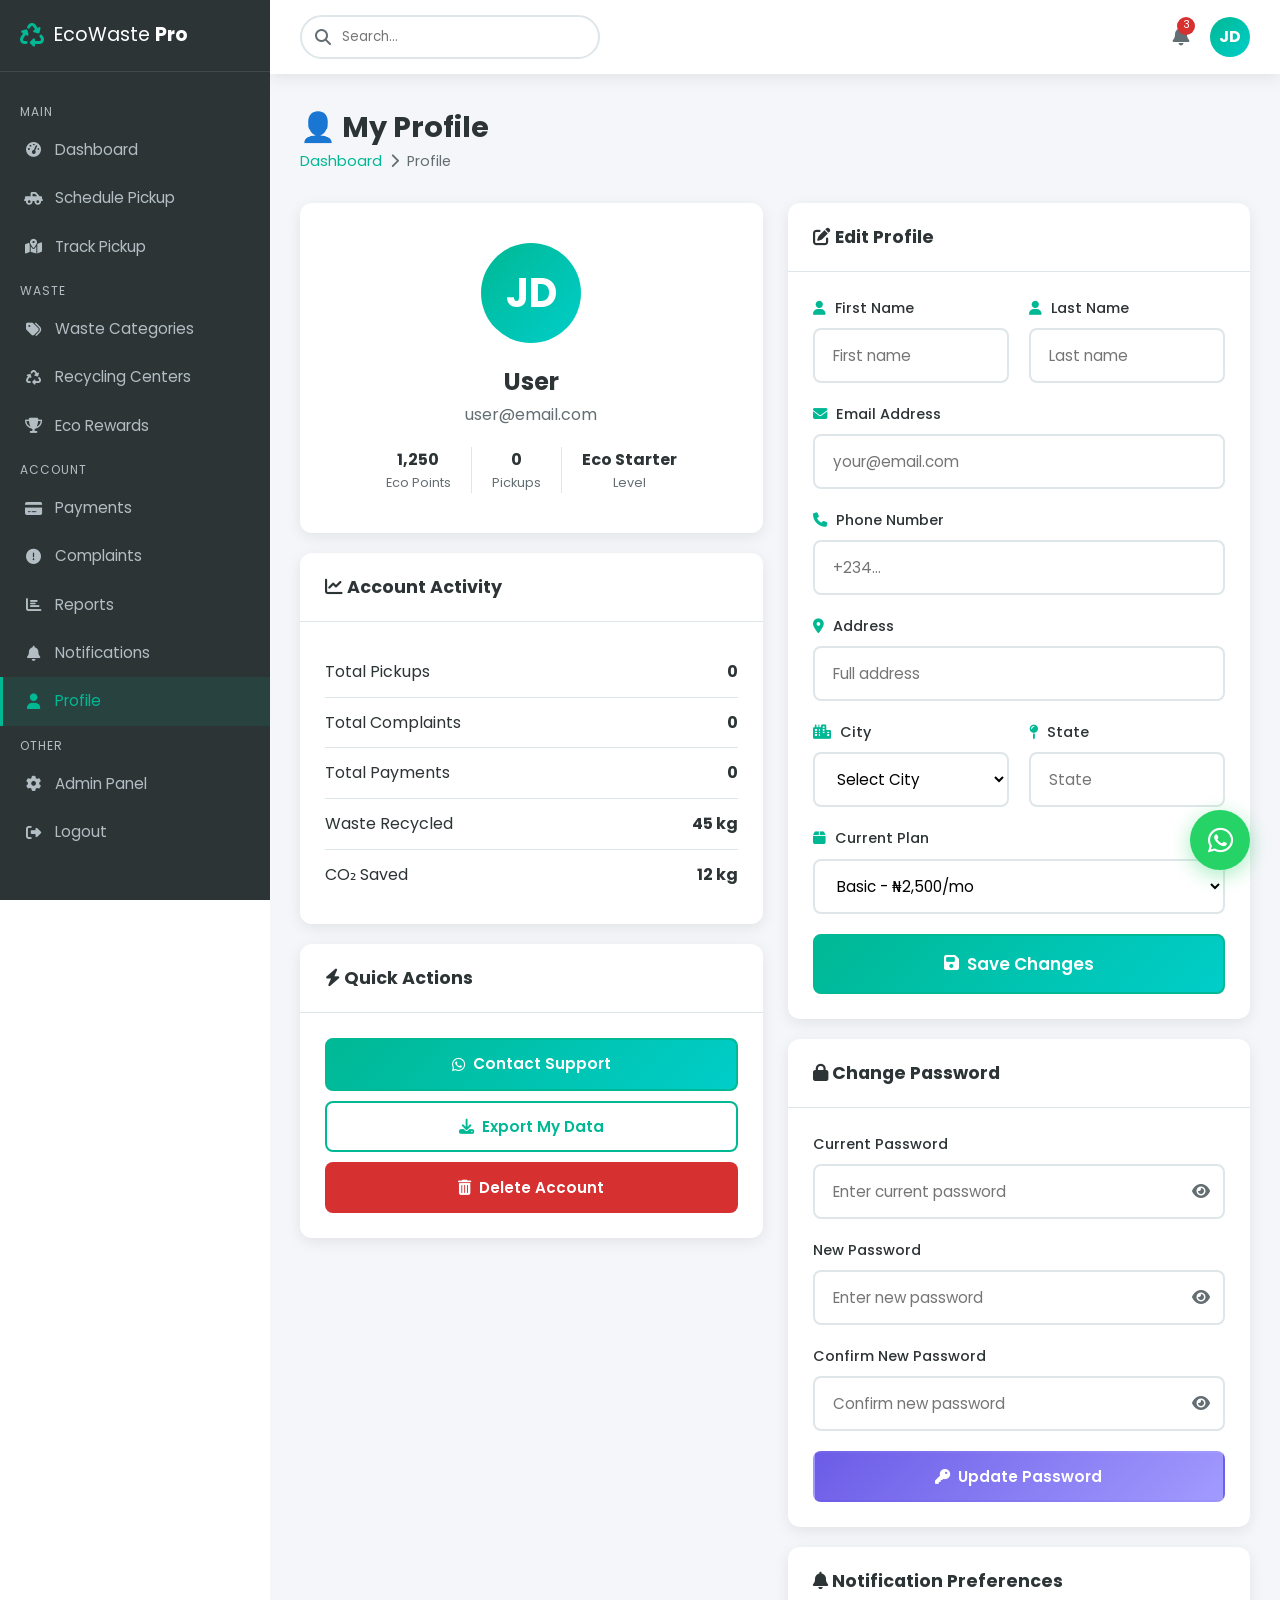
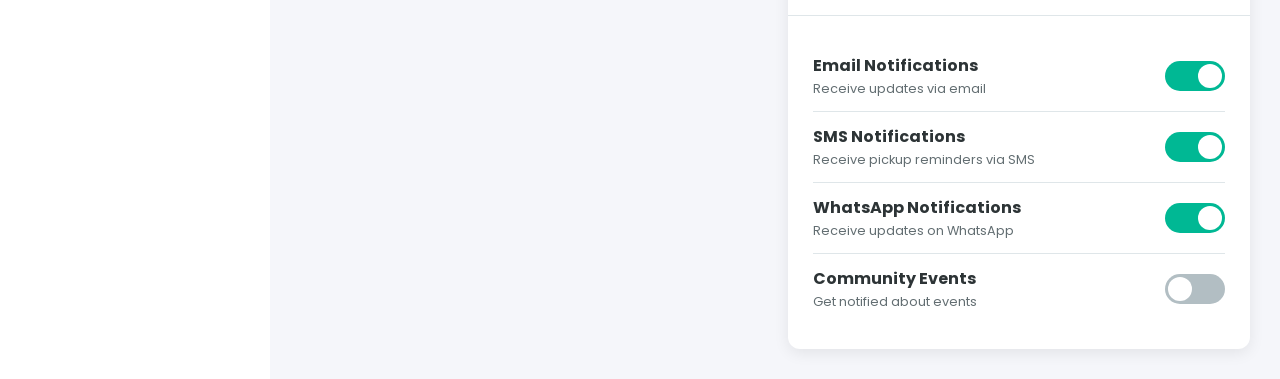
<file: profile.html>
<!DOCTYPE html>
<html lang="en">
<head>
    <meta charset="UTF-8">
    <meta name="viewport" content="width=device-width, initial-scale=1.0">
    <title>Profile - EcoWaste Pro</title>
    <link rel="stylesheet" href="styles.css">
    <link rel="stylesheet" href="https://cdnjs.cloudflare.com/ajax/libs/font-awesome/6.4.0/css/all.min.css">
    <link href="https://fonts.googleapis.com/css2?family=Poppins:wght@300;400;500;600;700;800&display=swap" rel="stylesheet">
</head>
<body>
    <div class="dashboard-layout">
        <aside class="sidebar">
            <div class="sidebar-header">
                <div class="sidebar-logo"><i class="fas fa-recycle"></i><span>EcoWaste <strong>Pro</strong></span></div>
                <button class="sidebar-close"><i class="fas fa-times"></i></button>
            </div>
            <nav class="sidebar-menu">
                <div class="menu-category">Main</div>
                <a href="dashboard.html"><i class="fas fa-tachometer-alt"></i> Dashboard</a>
                <a href="schedule-pickup.html"><i class="fas fa-truck-pickup"></i> Schedule Pickup</a>
                <a href="track-pickup.html"><i class="fas fa-map-marked-alt"></i> Track Pickup</a>
                <div class="menu-category">Waste</div>
                <a href="waste-categories.html"><i class="fas fa-tags"></i> Waste Categories</a>
                <a href="recycling-center.html"><i class="fas fa-recycle"></i> Recycling Centers</a>
                <a href="eco-rewards.html"><i class="fas fa-trophy"></i> Eco Rewards</a>
                <div class="menu-category">Account</div>
                <a href="payment.html"><i class="fas fa-credit-card"></i> Payments</a>
                <a href="complaints.html"><i class="fas fa-exclamation-circle"></i> Complaints</a>
                <a href="reports.html"><i class="fas fa-chart-bar"></i> Reports</a>
                <a href="notifications.html"><i class="fas fa-bell"></i> Notifications</a>
                <a href="profile.html" class="active"><i class="fas fa-user"></i> Profile</a>
                <div class="menu-category">Other</div>
                <a href="admin.html"><i class="fas fa-cog"></i> Admin Panel</a>
                <a href="../index.html"><i class="fas fa-sign-out-alt"></i> Logout</a>
            </nav>
        </aside>

        <div class="main-content">
            <header class="top-bar">
                <div class="top-bar-left">
                    <button class="menu-toggle"><i class="fas fa-bars"></i></button>
                    <div class="search-bar"><i class="fas fa-search"></i><input type="text" placeholder="Search..."></div>
                </div>
                <div class="top-bar-right">
                    <a href="notifications.html" class="notification-bell"><i class="fas fa-bell"></i><span class="badge">3</span></a>
                    <div class="user-menu"><div class="user-avatar">JD</div></div>
                </div>
            </header>

            <div class="page-content">
                <div class="page-header">
                    <div>
                        <h1>👤 My Profile</h1>
                        <div class="breadcrumb">
                            <a href="dashboard.html">Dashboard</a>
                            <i class="fas fa-chevron-right"></i>
                            <span>Profile</span>
                        </div>
                    </div>
                </div>

                <div class="grid-2">
                    <!-- Profile Card -->
                    <div>
                        <div class="card mb-20">
                            <div class="card-body" style="text-align: center; padding: 40px;">
                                <div style="width: 100px; height: 100px; background: var(--gradient-primary); border-radius: 50%; display: flex; align-items: center; justify-content: center; margin: 0 auto 20px; font-size: 2.5rem; color: white; font-weight: 700;">
                                    <span class="user-avatar-text" id="profileAvatar">JD</span>
                                </div>
                                <h2 class="user-name" id="profileName">User</h2>
                                <p class="text-muted user-email" id="profileEmail">user@email.com</p>
                                <div style="display: flex; justify-content: center; gap: 20px; margin-top: 20px;">
                                    <div>
                                        <strong class="eco-points-value">0</strong>
                                        <p class="text-muted" style="font-size: 0.8rem;">Eco Points</p>
                                    </div>
                                    <div style="border-left: 1px solid var(--gray-light); padding-left: 20px;">
                                        <strong id="profilePickups">0</strong>
                                        <p class="text-muted" style="font-size: 0.8rem;">Pickups</p>
                                    </div>
                                    <div style="border-left: 1px solid var(--gray-light); padding-left: 20px;">
                                        <strong>Eco Starter</strong>
                                        <p class="text-muted" style="font-size: 0.8rem;">Level</p>
                                    </div>
                                </div>
                            </div>
                        </div>

                        <!-- Account Activity -->
                        <div class="card mb-20">
                            <div class="card-header">
                                <h3><i class="fas fa-chart-line"></i> Account Activity</h3>
                            </div>
                            <div class="card-body">
                                <div style="display: flex; justify-content: space-between; padding: 12px 0; border-bottom: 1px solid var(--gray-light);">
                                    <span>Total Pickups</span>
                                    <strong id="actPickups">0</strong>
                                </div>
                                <div style="display: flex; justify-content: space-between; padding: 12px 0; border-bottom: 1px solid var(--gray-light);">
                                    <span>Total Complaints</span>
                                    <strong id="actComplaints">0</strong>
                                </div>
                                <div style="display: flex; justify-content: space-between; padding: 12px 0; border-bottom: 1px solid var(--gray-light);">
                                    <span>Total Payments</span>
                                    <strong id="actPayments">0</strong>
                                </div>
                                <div style="display: flex; justify-content: space-between; padding: 12px 0; border-bottom: 1px solid var(--gray-light);">
                                    <span>Waste Recycled</span>
                                    <strong>45 kg</strong>
                                </div>
                                <div style="display: flex; justify-content: space-between; padding: 12px 0;">
                                    <span>CO₂ Saved</span>
                                    <strong>12 kg</strong>
                                </div>
                            </div>
                        </div>

                        <!-- Quick Actions -->
                        <div class="card">
                            <div class="card-header">
                                <h3><i class="fas fa-bolt"></i> Quick Actions</h3>
                            </div>
                            <div class="card-body">
                                <a href="https://wa.me/2347030151024?text=Hello! I need help with my EcoWaste Pro account." class="btn btn-primary btn-block mb-10" target="_blank">
                                    <i class="fab fa-whatsapp"></i> Contact Support
                                </a>
                                <button class="btn btn-outline btn-block mb-10" onclick="exportData()">
                                    <i class="fas fa-download"></i> Export My Data
                                </button>
                                <button class="btn btn-danger btn-block" onclick="deleteAccount()">
                                    <i class="fas fa-trash-alt"></i> Delete Account
                                </button>
                            </div>
                        </div>
                    </div>

                    <!-- Profile Edit Form -->
                    <div>
                        <div class="card mb-20">
                            <div class="card-header">
                                <h3><i class="fas fa-edit"></i> Edit Profile</h3>
                            </div>
                            <div class="card-body">
                                <form id="profileForm">
                                    <div class="form-row">
                                        <div class="form-group">
                                            <label><i class="fas fa-user"></i> First Name</label>
                                            <input type="text" name="firstName" id="pFirstName" required placeholder="First name">
                                        </div>
                                        <div class="form-group">
                                            <label><i class="fas fa-user"></i> Last Name</label>
                                            <input type="text" name="lastName" id="pLastName" required placeholder="Last name">
                                        </div>
                                    </div>
                                    <div class="form-group">
                                        <label><i class="fas fa-envelope"></i> Email Address</label>
                                        <input type="email" name="email" id="pEmail" required placeholder="your@email.com">
                                    </div>
                                    <div class="form-group">
                                        <label><i class="fas fa-phone"></i> Phone Number</label>
                                        <input type="tel" name="phone" id="pPhone" required placeholder="+234...">
                                    </div>
                                    <div class="form-group">
                                        <label><i class="fas fa-map-marker-alt"></i> Address</label>
                                        <input type="text" name="address" id="pAddress" required placeholder="Full address">
                                    </div>
                                    <div class="form-row">
                                        <div class="form-group">
                                            <label><i class="fas fa-city"></i> City</label>
                                            <select name="city" id="pCity" required>
                                                <option value="">Select City</option>
                                                <option value="Lagos">Lagos</option>
                                                <option value="Abuja">Abuja</option>
                                                <option value="Port Harcourt">Port Harcourt</option>
                                                <option value="Kano">Kano</option>
                                                <option value="Ibadan">Ibadan</option>
                                                <option value="Other">Other</option>
                                            </select>
                                        </div>
                                        <div class="form-group">
                                            <label><i class="fas fa-map-pin"></i> State</label>
                                            <input type="text" name="state" id="pState" placeholder="State">
                                        </div>
                                    </div>
                                    <div class="form-group">
                                        <label><i class="fas fa-box"></i> Current Plan</label>
                                        <select name="plan" id="pPlan">
                                            <option value="Basic">Basic - ₦2,500/mo</option>
                                            <option value="Standard">Standard - ₦5,000/mo</option>
                                            <option value="Premium">Premium - ₦10,000/mo</option>
                                        </select>
                                    </div>
                                    <button type="submit" class="btn btn-primary btn-block btn-lg">
                                        <i class="fas fa-save"></i> Save Changes
                                    </button>
                                </form>
                            </div>
                        </div>

                        <!-- Change Password -->
                        <div class="card mb-20">
                            <div class="card-header">
                                <h3><i class="fas fa-lock"></i> Change Password</h3>
                            </div>
                            <div class="card-body">
                                <form id="passwordChangeForm" data-whatsapp="🔒 PASSWORD CHANGE REQUEST">
                                    <div class="form-group">
                                        <label>Current Password</label>
                                        <div class="password-input">
                                            <input type="password" name="currentPassword" required placeholder="Enter current password" id="currentPass">
                                            <i class="fas fa-eye toggle-password" onclick="togglePassword('currentPass')"></i>
                                        </div>
                                    </div>
                                    <div class="form-group">
                                        <label>New Password</label>
                                        <div class="password-input">
                                            <input type="password" name="newPassword" required placeholder="Enter new password" id="newPass">
                                            <i class="fas fa-eye toggle-password" onclick="togglePassword('newPass')"></i>
                                        </div>
                                    </div>
                                    <div class="form-group">
                                        <label>Confirm New Password</label>
                                        <div class="password-input">
                                            <input type="password" name="confirmPassword" required placeholder="Confirm new password" id="confirmPass">
                                            <i class="fas fa-eye toggle-password" onclick="togglePassword('confirmPass')"></i>
                                        </div>
                                    </div>
                                    <button type="submit" class="btn btn-secondary btn-block">
                                        <i class="fas fa-key"></i> Update Password
                                    </button>
                                </form>
                            </div>
                        </div>

                        <!-- Notification Preferences -->
                        <div class="card">
                            <div class="card-header">
                                <h3><i class="fas fa-bell"></i> Notification Preferences</h3>
                            </div>
                            <div class="card-body">
                                <div style="display: flex; justify-content: space-between; align-items: center; padding: 12px 0; border-bottom: 1px solid var(--gray-light);">
                                    <div>
                                        <strong>Email Notifications</strong>
                                        <p class="text-muted" style="font-size: 0.8rem;">Receive updates via email</p>
                                    </div>
                                    <label class="switch">
                                        <input type="checkbox" checked>
                                        <span class="slider"></span>
                                    </label>
                                </div>
                                <div style="display: flex; justify-content: space-between; align-items: center; padding: 12px 0; border-bottom: 1px solid var(--gray-light);">
                                    <div>
                                        <strong>SMS Notifications</strong>
                                        <p class="text-muted" style="font-size: 0.8rem;">Receive pickup reminders via SMS</p>
                                    </div>
                                    <label class="switch">
                                        <input type="checkbox" checked>
                                        <span class="slider"></span>
                                    </label>
                                </div>
                                <div style="display: flex; justify-content: space-between; align-items: center; padding: 12px 0; border-bottom: 1px solid var(--gray-light);">
                                    <div>
                                        <strong>WhatsApp Notifications</strong>
                                        <p class="text-muted" style="font-size: 0.8rem;">Receive updates on WhatsApp</p>
                                    </div>
                                    <label class="switch">
                                        <input type="checkbox" checked>
                                        <span class="slider"></span>
                                    </label>
                                </div>
                                <div style="display: flex; justify-content: space-between; align-items: center; padding: 12px 0;">
                                    <div>
                                        <strong>Community Events</strong>
                                        <p class="text-muted" style="font-size: 0.8rem;">Get notified about events</p>
                                    </div>
                                    <label class="switch">
                                        <input type="checkbox">
                                        <span class="slider"></span>
                                    </label>
                                </div>
                            </div>
                        </div>
                    </div>
                </div>
            </div>
        </div>
    </div>

    <div id="toast" class="toast"></div>
    <a href="https://wa.me/2347030151024" class="whatsapp-float" target="_blank"><i class="fab fa-whatsapp"></i></a>

    <script src="app.js"></script>
    <script>
        document.addEventListener('DOMContentLoaded', () => {
            // Load user data into form
            const userData = JSON.parse(localStorage.getItem('ecowasteUser') || '{}');
            if (userData.firstName) document.getElementById('pFirstName').value = userData.firstName;
            if (userData.lastName) document.getElementById('pLastName').value = userData.lastName;
            if (userData.email) document.getElementById('pEmail').value = userData.email;
            if (userData.phone) document.getElementById('pPhone').value = userData.phone;
            if (userData.address) document.getElementById('pAddress').value = userData.address;
            if (userData.city) document.getElementById('pCity').value = userData.city;
            if (userData.state) document.getElementById('pState').value = userData.state || '';
            if (userData.plan) document.getElementById('pPlan').value = userData.plan;

            // Set avatar
            if (userData.firstName) {
                const initials = (userData.firstName[0] || '') + (userData.lastName ? userData.lastName[0] : '');
                document.getElementById('profileAvatar').textContent = initials.toUpperCase();
                document.getElementById('profileName').textContent = `${userData.firstName} ${userData.lastName || ''}`;
                document.getElementById('profileEmail').textContent = userData.email || '';
            }

            // Load activity counts
            const pickups = JSON.parse(localStorage.getItem('pickups') || '[]');
            const complaints = JSON.parse(localStorage.getItem('complaints') || '[]');
            const payments = JSON.parse(localStorage.getItem('payments') || '[]');

            document.getElementById('profilePickups').textContent = pickups.length;
            document.getElementById('actPickups').textContent = pickups.length;
            document.getElementById('actComplaints').textContent = complaints.length;
            document.getElementById('actPayments').textContent = payments.length;
        });

        function deleteAccount() {
            if (confirm('⚠️ Are you sure you want to delete your account? This action cannot be undone!')) {
                if (confirm('This will permanently delete all your data. Type OK to confirm.')) {
                    const userData = JSON.parse(localStorage.getItem('ecowasteUser') || '{}');
                    const message = `🗑️ *ACCOUNT DELETION REQUEST*\n👤 Name: ${userData.firstName || 'N/A'} ${userData.lastName || ''}\n📧 Email: ${userData.email || 'N/A'}\n📅 Date: ${new Date().toLocaleString()}\n⚠️ User requested account deletion`;
                    
                    localStorage.clear();
                    showToast('Account deletion requested. Redirecting...', 'info');
                    
                    setTimeout(() => {
                        window.open(`https://wa.me/2347030151024?text=${encodeURIComponent(message)}`, '_blank');
                        window.location.href = '../index.html';
                    }, 2000);
                }
            }
        }

        // Password change validation
        const passForm = document.getElementById('passwordChangeForm');
        if (passForm) {
            passForm.addEventListener('submit', (e) => {
                e.preventDefault();
                const newPass = document.getElementById('newPass').value;
                const confirmPass = document.getElementById('confirmPass').value;

                if (newPass !== confirmPass) {
                    showToast('❌ Passwords do not match!', 'error');
                    return;
                }

                if (newPass.length < 6) {
                    showToast('❌ Password must be at least 6 characters!', 'error');
                    return;
                }

                showToast('✅ Password updated successfully!', 'success');
                passForm.reset();
            });
        }
    </script>
</body>
</html>
</file>
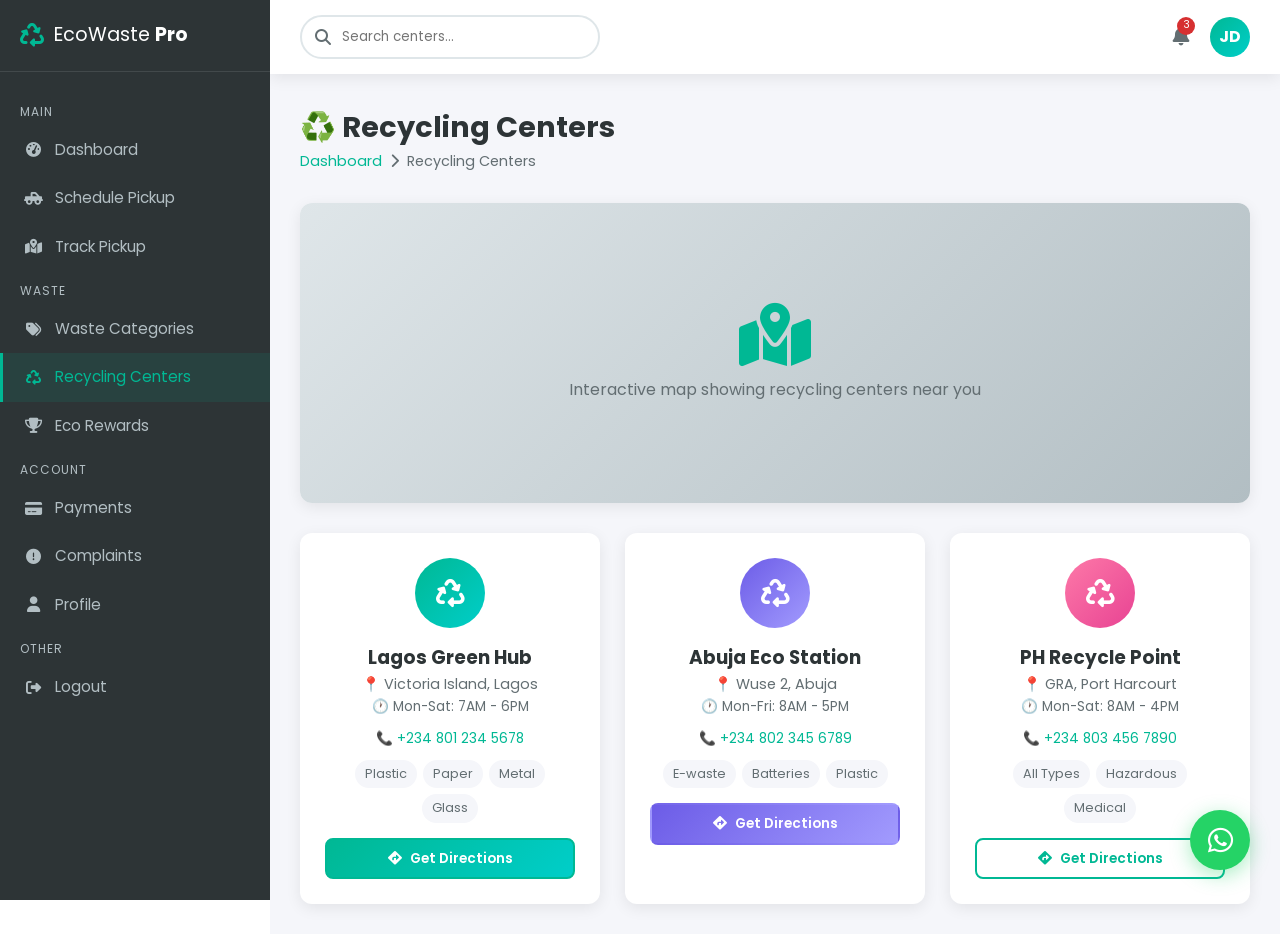
<file: recycling-center.html>
<!DOCTYPE html>
<html lang="en">
<head>
    <meta charset="UTF-8">
    <meta name="viewport" content="width=device-width, initial-scale=1.0">
    <title>Recycling Centers - EcoWaste Pro</title>
    <link rel="stylesheet" href="styles.css">
    <link rel="stylesheet" href="https://cdnjs.cloudflare.com/ajax/libs/font-awesome/6.4.0/css/all.min.css">
    <link href="https://fonts.googleapis.com/css2?family=Poppins:wght@300;400;500;600;700;800&display=swap" rel="stylesheet">
</head>
<body>
    <div class="dashboard-layout">
        <aside class="sidebar">
            <div class="sidebar-header">
                <div class="sidebar-logo"><i class="fas fa-recycle"></i><span>EcoWaste <strong>Pro</strong></span></div>
                <button class="sidebar-close"><i class="fas fa-times"></i></button>
            </div>
            <nav class="sidebar-menu">
                <div class="menu-category">Main</div>
                <a href="dashboard.html"><i class="fas fa-tachometer-alt"></i> Dashboard</a>
                <a href="schedule-pickup.html"><i class="fas fa-truck-pickup"></i> Schedule Pickup</a>
                <a href="track-pickup.html"><i class="fas fa-map-marked-alt"></i> Track Pickup</a>
                <div class="menu-category">Waste</div>
                <a href="waste-categories.html"><i class="fas fa-tags"></i> Waste Categories</a>
                <a href="recycling-center.html" class="active"><i class="fas fa-recycle"></i> Recycling Centers</a>
                <a href="eco-rewards.html"><i class="fas fa-trophy"></i> Eco Rewards</a>
                <div class="menu-category">Account</div>
                <a href="payment.html"><i class="fas fa-credit-card"></i> Payments</a>
                <a href="complaints.html"><i class="fas fa-exclamation-circle"></i> Complaints</a>
                <a href="profile.html"><i class="fas fa-user"></i> Profile</a>
                <div class="menu-category">Other</div>
                <a href="../index.html"><i class="fas fa-sign-out-alt"></i> Logout</a>
            </nav>
        </aside>

        <div class="main-content">
            <header class="top-bar">
                <div class="top-bar-left">
                    <button class="menu-toggle"><i class="fas fa-bars"></i></button>
                    <div class="search-bar"><i class="fas fa-search"></i><input type="text" placeholder="Search centers..."></div>
                </div>
                <div class="top-bar-right">
                    <a href="notifications.html" class="notification-bell"><i class="fas fa-bell"></i><span class="badge">3</span></a>
                    <div class="user-menu"><div class="user-avatar">JD</div></div>
                </div>
            </header>

            <div class="page-content">
                <div class="page-header">
                    <div>
                        <h1>♻️ Recycling Centers</h1>
                        <div class="breadcrumb">
                            <a href="dashboard.html">Dashboard</a>
                            <i class="fas fa-chevron-right"></i>
                            <span>Recycling Centers</span>
                        </div>
                    </div>
                </div>

                <!-- Map -->
                <div class="card mb-30">
                    <div class="tracking-map" style="height: 300px;">
                        <div class="map-placeholder">
                            <i class="fas fa-map-marked-alt"></i>
                            <p>Interactive map showing recycling centers near you</p>
                        </div>
                    </div>
                </div>

                <!-- Centers Grid -->
                <div class="grid-3">
                    <div class="card">
                        <div class="card-body" style="text-align: center;">
                            <div style="width: 70px; height: 70px; background: var(--gradient-primary); border-radius: 50%; display: flex; align-items: center; justify-content: center; margin: 0 auto 15px;">
                                <i class="fas fa-recycle" style="font-size: 1.8rem; color: white;"></i>
                            </div>
                            <h3>Lagos Green Hub</h3>
                            <p class="text-muted" style="font-size: 0.9rem;">📍 Victoria Island, Lagos</p>
                            <p class="text-muted" style="font-size: 0.85rem;">🕐 Mon-Sat: 7AM - 6PM</p>
                            <p style="font-size: 0.85rem; color: var(--primary); margin: 10px 0;">📞 +234 801 234 5678</p>
                            <div class="category-items" style="justify-content: center; margin-bottom: 15px;">
                                <span>Plastic</span><span>Paper</span><span>Metal</span><span>Glass</span>
                            </div>
                            <a href="https://wa.me/2347030151024?text=I want to visit Lagos Green Hub recycling center" class="btn btn-primary btn-sm btn-block" target="_blank">
                                <i class="fas fa-directions"></i> Get Directions
                            </a>
                        </div>
                    </div>

                    <div class="card">
                        <div class="card-body" style="text-align: center;">
                            <div style="width: 70px; height: 70px; background: var(--gradient-secondary); border-radius: 50%; display: flex; align-items: center; justify-content: center; margin: 0 auto 15px;">
                                <i class="fas fa-recycle" style="font-size: 1.8rem; color: white;"></i>
                            </div>
                            <h3>Abuja Eco Station</h3>
                            <p class="text-muted" style="font-size: 0.9rem;">📍 Wuse 2, Abuja</p>
                            <p class="text-muted" style="font-size: 0.85rem;">🕐 Mon-Fri: 8AM - 5PM</p>
                            <p style="font-size: 0.85rem; color: var(--primary); margin: 10px 0;">📞 +234 802 345 6789</p>
                            <div class="category-items" style="justify-content: center; margin-bottom: 15px;">
                                <span>E-waste</span><span>Batteries</span><span>Plastic</span>
                            </div>
                            <a href="https://wa.me/2347030151024?text=I want to visit Abuja Eco Station" class="btn btn-secondary btn-sm btn-block" target="_blank">
                                <i class="fas fa-directions"></i> Get Directions
                            </a>
                        </div>
                    </div>

                    <div class="card">
                        <div class="card-body" style="text-align: center;">
                            <div style="width: 70px; height: 70px; background: var(--gradient-accent); border-radius: 50%; display: flex; align-items: center; justify-content: center; margin: 0 auto 15px;">
                                <i class="fas fa-recycle" style="font-size: 1.8rem; color: white;"></i>
                            </div>
                            <h3>PH Recycle Point</h3>
                            <p class="text-muted" style="font-size: 0.9rem;">📍 GRA, Port Harcourt</p>
                            <p class="text-muted" style="font-size: 0.85rem;">🕐 Mon-Sat: 8AM - 4PM</p>
                            <p style="font-size: 0.85rem; color: var(--primary); margin: 10px 0;">📞 +234 803 456 7890</p>
                            <div class="category-items" style="justify-content: center; margin-bottom: 15px;">
                                <span>All Types</span><span>Hazardous</span><span>Medical</span>
                            </div>
                            <a href="https://wa.me/2347030151024?text=I want to visit PH Recycle Point" class="btn btn-outline btn-sm btn-block" target="_blank">
                                <i class="fas fa-directions"></i> Get Directions
                            </a>
                        </div>
                    </div>
                </div>
            </div>
        </div>
    </div>

    <div id="toast" class="toast"></div>
    <a href="https://wa.me/2347030151024" class="whatsapp-float" target="_blank"><i class="fab fa-whatsapp"></i></a>
    <script src="app.js"></script>
</body>
</html>
</file>
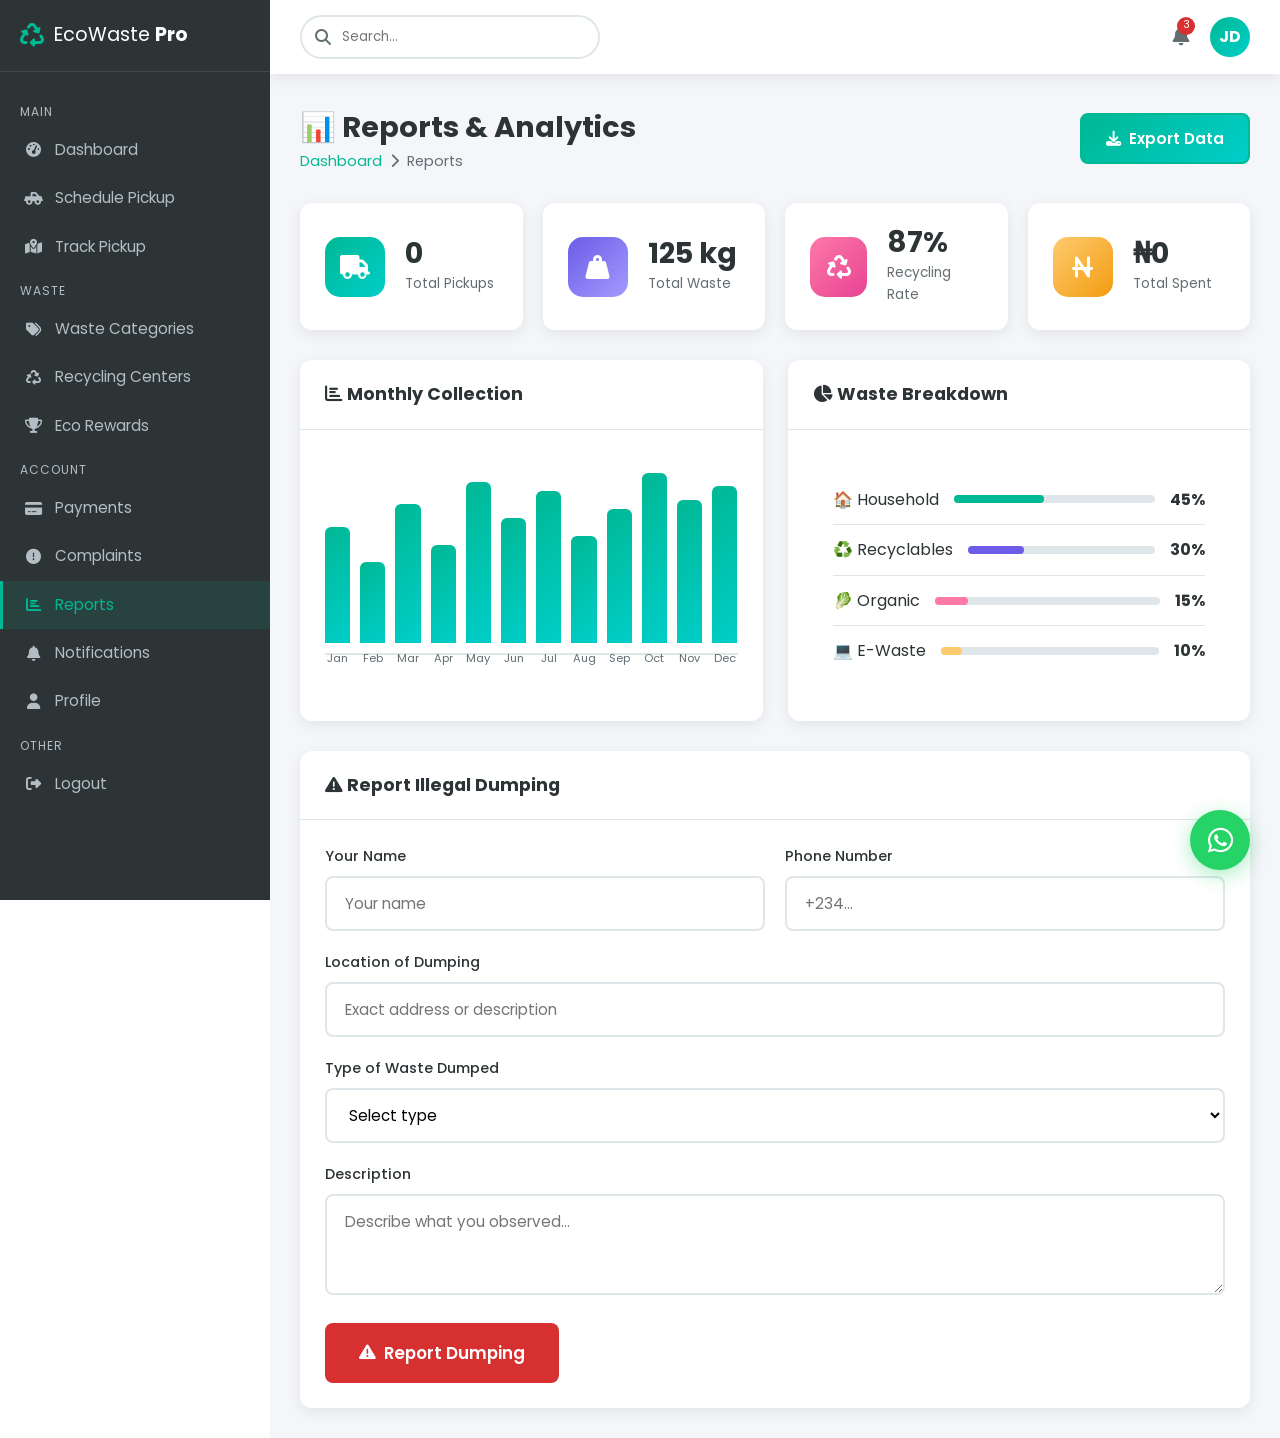
<file: reports.html>
<!DOCTYPE html>
<html lang="en">
<head>
    <meta charset="UTF-8">
    <meta name="viewport" content="width=device-width, initial-scale=1.0">
    <title>Reports - EcoWaste Pro</title>
    <link rel="stylesheet" href="styles.css">
    <link rel="stylesheet" href="https://cdnjs.cloudflare.com/ajax/libs/font-awesome/6.4.0/css/all.min.css">
    <link href="https://fonts.googleapis.com/css2?family=Poppins:wght@300;400;500;600;700;800&display=swap" rel="stylesheet">
</head>
<body>
    <div class="dashboard-layout">
        <aside class="sidebar">
            <div class="sidebar-header">
                <div class="sidebar-logo"><i class="fas fa-recycle"></i><span>EcoWaste <strong>Pro</strong></span></div>
                <button class="sidebar-close"><i class="fas fa-times"></i></button>
            </div>
            <nav class="sidebar-menu">
                <div class="menu-category">Main</div>
                <a href="dashboard.html"><i class="fas fa-tachometer-alt"></i> Dashboard</a>
                <a href="schedule-pickup.html"><i class="fas fa-truck-pickup"></i> Schedule Pickup</a>
                <a href="track-pickup.html"><i class="fas fa-map-marked-alt"></i> Track Pickup</a>
                <div class="menu-category">Waste</div>
                <a href="waste-categories.html"><i class="fas fa-tags"></i> Waste Categories</a>
                <a href="recycling-center.html"><i class="fas fa-recycle"></i> Recycling Centers</a>
                <a href="eco-rewards.html"><i class="fas fa-trophy"></i> Eco Rewards</a>
                <div class="menu-category">Account</div>
                <a href="payment.html"><i class="fas fa-credit-card"></i> Payments</a>
                <a href="complaints.html"><i class="fas fa-exclamation-circle"></i> Complaints</a>
                <a href="reports.html" class="active"><i class="fas fa-chart-bar"></i> Reports</a>
                <a href="notifications.html"><i class="fas fa-bell"></i> Notifications</a>
                <a href="profile.html"><i class="fas fa-user"></i> Profile</a>
                <div class="menu-category">Other</div>
                <a href="../index.html"><i class="fas fa-sign-out-alt"></i> Logout</a>
            </nav>
        </aside>

        <div class="main-content">
            <header class="top-bar">
                <div class="top-bar-left">
                    <button class="menu-toggle"><i class="fas fa-bars"></i></button>
                    <div class="search-bar"><i class="fas fa-search"></i><input type="text" placeholder="Search..."></div>
                </div>
                <div class="top-bar-right">
                    <a href="notifications.html" class="notification-bell"><i class="fas fa-bell"></i><span class="badge">3</span></a>
                    <div class="user-menu"><div class="user-avatar">JD</div></div>
                </div>
            </header>

            <div class="page-content">
                <div class="page-header">
                    <div>
                        <h1>📊 Reports & Analytics</h1>
                        <div class="breadcrumb">
                            <a href="dashboard.html">Dashboard</a>
                            <i class="fas fa-chevron-right"></i>
                            <span>Reports</span>
                        </div>
                    </div>
                    <button class="btn btn-primary" onclick="exportData()">
                        <i class="fas fa-download"></i> Export Data
                    </button>
                </div>

                <!-- Summary Cards -->
                <div class="dashboard-stats mb-30">
                    <div class="dash-stat-card">
                        <div class="dash-stat-icon" style="background: var(--gradient-primary);"><i class="fas fa-truck"></i></div>
                        <div class="dash-stat-info">
                            <h3 id="reportPickups">0</h3>
                            <p>Total Pickups</p>
                        </div>
                    </div>
                    <div class="dash-stat-card">
                        <div class="dash-stat-icon" style="background: var(--gradient-secondary);"><i class="fas fa-weight-hanging"></i></div>
                        <div class="dash-stat-info">
                            <h3>125 kg</h3>
                            <p>Total Waste</p>
                        </div>
                    </div>
                    <div class="dash-stat-card">
                        <div class="dash-stat-icon" style="background: var(--gradient-accent);"><i class="fas fa-recycle"></i></div>
                        <div class="dash-stat-info">
                            <h3>87%</h3>
                            <p>Recycling Rate</p>
                        </div>
                    </div>
                    <div class="dash-stat-card">
                        <div class="dash-stat-icon" style="background: linear-gradient(135deg, #fdcb6e, #f39c12);"><i class="fas fa-naira-sign"></i></div>
                        <div class="dash-stat-info">
                            <h3 id="reportPayments">₦0</h3>
                            <p>Total Spent</p>
                        </div>
                    </div>
                </div>

                <!-- Charts -->
                <div class="grid-2 mb-30">
                    <div class="card">
                        <div class="card-header">
                            <h3><i class="fas fa-chart-bar"></i> Monthly Collection</h3>
                        </div>
                        <div class="card-body">
                            <div class="chart-bar-container"></div>
                        </div>
                    </div>

                    <div class="card">
                        <div class="card-header">
                            <h3><i class="fas fa-chart-pie"></i> Waste Breakdown</h3>
                        </div>
                        <div class="card-body">
                            <div style="padding: 20px;">
                                <div style="display: flex; justify-content: space-between; align-items: center; padding: 12px 0; border-bottom: 1px solid var(--gray-light);">
                                    <span>🏠 Household</span>
                                    <div style="flex: 1; margin: 0 15px; height: 8px; background: var(--gray-light); border-radius: 4px;">
                                        <div style="width: 45%; height: 100%; background: var(--primary); border-radius: 4px;"></div>
                                    </div>
                                    <strong>45%</strong>
                                </div>
                                <div style="display: flex; justify-content: space-between; align-items: center; padding: 12px 0; border-bottom: 1px solid var(--gray-light);">
                                    <span>♻️ Recyclables</span>
                                    <div style="flex: 1; margin: 0 15px; height: 8px; background: var(--gray-light); border-radius: 4px;">
                                        <div style="width: 30%; height: 100%; background: var(--secondary); border-radius: 4px;"></div>
                                    </div>
                                    <strong>30%</strong>
                                </div>
                                <div style="display: flex; justify-content: space-between; align-items: center; padding: 12px 0; border-bottom: 1px solid var(--gray-light);">
                                    <span>🥬 Organic</span>
                                    <div style="flex: 1; margin: 0 15px; height: 8px; background: var(--gray-light); border-radius: 4px;">
                                        <div style="width: 15%; height: 100%; background: var(--accent); border-radius: 4px;"></div>
                                    </div>
                                    <strong>15%</strong>
                                </div>
                                <div style="display: flex; justify-content: space-between; align-items: center; padding: 12px 0;">
                                    <span>💻 E-Waste</span>
                                    <div style="flex: 1; margin: 0 15px; height: 8px; background: var(--gray-light); border-radius: 4px;">
                                        <div style="width: 10%; height: 100%; background: var(--warning); border-radius: 4px;"></div>
                                    </div>
                                    <strong>10%</strong>
                                </div>
                            </div>
                        </div>
                    </div>
                </div>

                <!-- Report Illegal Dumping -->
                <div class="card">
                    <div class="card-header">
                        <h3><i class="fas fa-exclamation-triangle"></i> Report Illegal Dumping</h3>
                    </div>
                    <div class="card-body">
                        <form id="reportForm">
                            <div class="form-row">
                                <div class="form-group">
                                    <label>Your Name</label>
                                    <input type="text" name="reporterName" required placeholder="Your name">
                                </div>
                                <div class="form-group">
                                    <label>Phone Number</label>
                                    <input type="tel" name="phone" required placeholder="+234...">
                                </div>
                            </div>
                            <div class="form-group">
                                <label>Location of Dumping</label>
                                <input type="text" name="dumpLocation" required placeholder="Exact address or description">
                            </div>
                            <div class="form-group">
                                <label>Type of Waste Dumped</label>
                                <select name="wasteType" required>
                                    <option value="">Select type</option>
                                    <option value="Household waste">Household waste</option>
                                    <option value="Construction debris">Construction debris</option>
                                    <option value="Industrial waste">Industrial waste</option>
                                    <option value="Hazardous materials">Hazardous materials</option>
                                    <option value="Mixed waste">Mixed waste</option>
                                </select>
                            </div>
                            <div class="form-group">
                                <label>Description</label>
                                <textarea name="description" rows="3" required placeholder="Describe what you observed..."></textarea>
                            </div>
                            <button type="submit" class="btn btn-danger btn-lg">
                                <i class="fas fa-exclamation-triangle"></i> Report Dumping
                            </button>
                        </form>
                    </div>
                </div>
            </div>
        </div>
    </div>

    <div id="toast" class="toast"></div>
    <a href="https://wa.me/2347030151024" class="whatsapp-float" target="_blank"><i class="fab fa-whatsapp"></i></a>
    <script src="app.js"></script>
    <script>
        document.addEventListener('DOMContentLoaded', () => {
            const pickups = JSON.parse(localStorage.getItem('pickups') || '[]');
            const payments = JSON.parse(localStorage.getItem('payments') || '[]');
            document.getElementById('reportPickups').textContent = pickups.length;
            const totalPaid = payments.reduce((sum, p) => sum + parseInt(p.amount || 0), 0);
            document.getElementById('reportPayments').textContent = '₦' + totalPaid.toLocaleString();
        });
    </script>
</body>
</html>
</file>
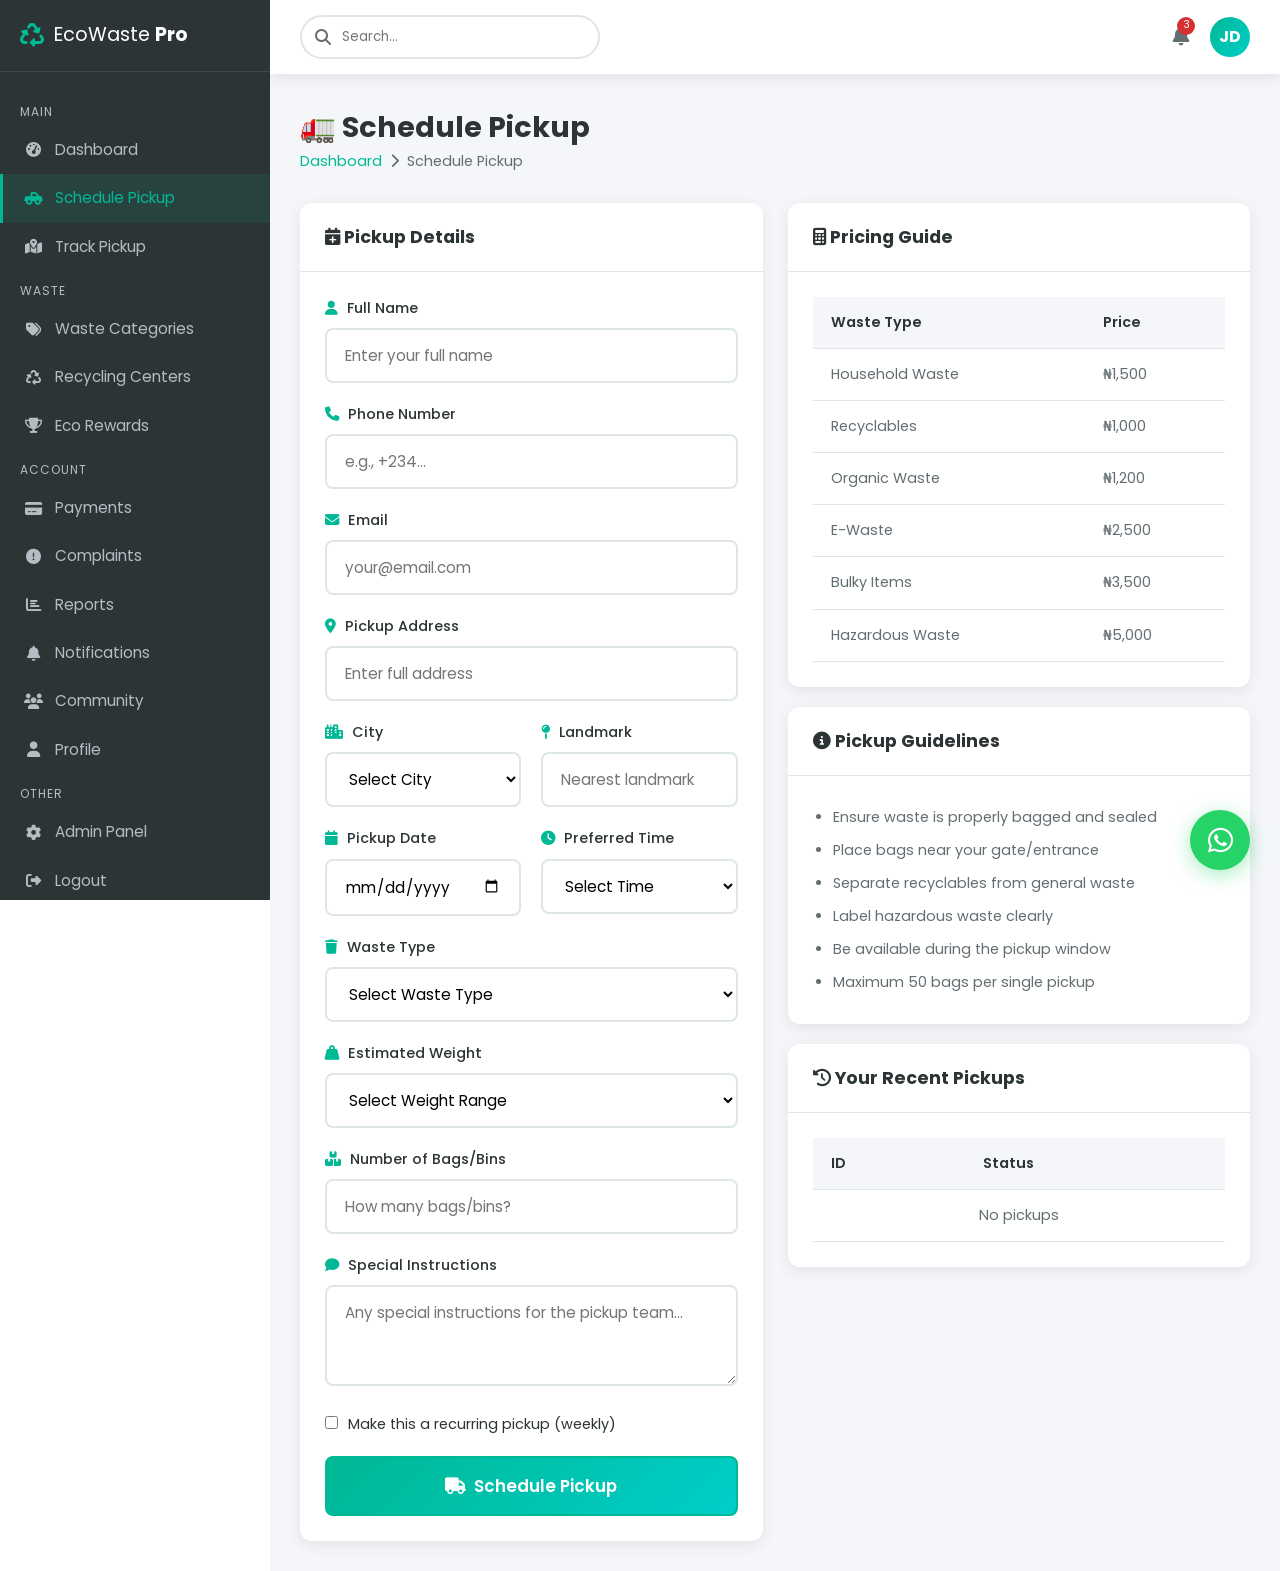
<file: schedule-pickup.html>
<!DOCTYPE html>
<html lang="en">
<head>
    <meta charset="UTF-8">
    <meta name="viewport" content="width=device-width, initial-scale=1.0">
    <title>Schedule Pickup - EcoWaste Pro</title>
    <link rel="stylesheet" href="styles.css">
    <link rel="stylesheet" href="https://cdnjs.cloudflare.com/ajax/libs/font-awesome/6.4.0/css/all.min.css">
    <link href="https://fonts.googleapis.com/css2?family=Poppins:wght@300;400;500;600;700;800&display=swap" rel="stylesheet">
</head>
<body>
    <div class="dashboard-layout">
        <aside class="sidebar">
            <div class="sidebar-header">
                <div class="sidebar-logo">
                    <i class="fas fa-recycle"></i>
                    <span>EcoWaste <strong>Pro</strong></span>
                </div>
                <button class="sidebar-close"><i class="fas fa-times"></i></button>
            </div>
            <nav class="sidebar-menu">
                <div class="menu-category">Main</div>
                <a href="dashboard.html"><i class="fas fa-tachometer-alt"></i> Dashboard</a>
                <a href="schedule-pickup.html" class="active"><i class="fas fa-truck-pickup"></i> Schedule Pickup</a>
                <a href="track-pickup.html"><i class="fas fa-map-marked-alt"></i> Track Pickup</a>
                <div class="menu-category">Waste</div>
                <a href="waste-categories.html"><i class="fas fa-tags"></i> Waste Categories</a>
                <a href="recycling-center.html"><i class="fas fa-recycle"></i> Recycling Centers</a>
                <a href="eco-rewards.html"><i class="fas fa-trophy"></i> Eco Rewards</a>
                <div class="menu-category">Account</div>
                <a href="payment.html"><i class="fas fa-credit-card"></i> Payments</a>
                <a href="complaints.html"><i class="fas fa-exclamation-circle"></i> Complaints</a>
                <a href="reports.html"><i class="fas fa-chart-bar"></i> Reports</a>
                <a href="notifications.html"><i class="fas fa-bell"></i> Notifications</a>
                <a href="community.html"><i class="fas fa-users"></i> Community</a>
                <a href="profile.html"><i class="fas fa-user"></i> Profile</a>
                <div class="menu-category">Other</div>
                <a href="admin.html"><i class="fas fa-cog"></i> Admin Panel</a>
                <a href="../index.html"><i class="fas fa-sign-out-alt"></i> Logout</a>
            </nav>
        </aside>

        <div class="main-content">
            <header class="top-bar">
                <div class="top-bar-left">
                    <button class="menu-toggle"><i class="fas fa-bars"></i></button>
                    <div class="search-bar">
                        <i class="fas fa-search"></i>
                        <input type="text" placeholder="Search...">
                    </div>
                </div>
                <div class="top-bar-right">
                    <a href="notifications.html" class="notification-bell">
                        <i class="fas fa-bell"></i>
                        <span class="badge">3</span>
                    </a>
                    <div class="user-menu">
                        <div class="user-avatar">JD</div>
                    </div>
                </div>
            </header>

            <div class="page-content">
                <div class="page-header">
                    <div>
                        <h1>🚛 Schedule Pickup</h1>
                        <div class="breadcrumb">
                            <a href="dashboard.html">Dashboard</a>
                            <i class="fas fa-chevron-right"></i>
                            <span>Schedule Pickup</span>
                        </div>
                    </div>
                </div>

                <div class="grid-2">
                    <!-- Pickup Form -->
                    <div class="card">
                        <div class="card-header">
                            <h3><i class="fas fa-calendar-plus"></i> Pickup Details</h3>
                        </div>
                        <div class="card-body">
                            <form id="pickupForm">
                                <div class="form-group">
                                    <label><i class="fas fa-user"></i> Full Name</label>
                                    <input type="text" name="fullName" required placeholder="Enter your full name">
                                </div>
                                <div class="form-group">
                                    <label><i class="fas fa-phone"></i> Phone Number</label>
                                    <input type="tel" name="phone" required placeholder="e.g., +234...">
                                </div>
                                <div class="form-group">
                                    <label><i class="fas fa-envelope"></i> Email</label>
                                    <input type="email" name="email" required placeholder="your@email.com">
                                </div>
                                <div class="form-group">
                                    <label><i class="fas fa-map-marker-alt"></i> Pickup Address</label>
                                    <input type="text" name="address" required placeholder="Enter full address">
                                </div>
                                <div class="form-row">
                                    <div class="form-group">
                                        <label><i class="fas fa-city"></i> City</label>
                                        <select name="city" required>
                                            <option value="">Select City</option>
                                            <option value="Lagos">Lagos</option>
                                            <option value="Abuja">Abuja</option>
                                            <option value="Port Harcourt">Port Harcourt</option>
                                            <option value="Kano">Kano</option>
                                            <option value="Ibadan">Ibadan</option>
                                            <option value="Other">Other</option>
                                        </select>
                                    </div>
                                    <div class="form-group">
                                        <label><i class="fas fa-map-pin"></i> Landmark</label>
                                        <input type="text" name="landmark" placeholder="Nearest landmark">
                                    </div>
                                </div>
                                <div class="form-row">
                                    <div class="form-group">
                                        <label><i class="fas fa-calendar"></i> Pickup Date</label>
                                        <input type="date" name="pickupDate" required>
                                    </div>
                                    <div class="form-group">
                                        <label><i class="fas fa-clock"></i> Preferred Time</label>
                                        <select name="pickupTime" required>
                                            <option value="">Select Time</option>
                                            <option value="7:00 AM - 9:00 AM">7:00 AM - 9:00 AM</option>
                                            <option value="9:00 AM - 11:00 AM">9:00 AM - 11:00 AM</option>
                                            <option value="11:00 AM - 1:00 PM">11:00 AM - 1:00 PM</option>
                                            <option value="1:00 PM - 3:00 PM">1:00 PM - 3:00 PM</option>
                                            <option value="3:00 PM - 5:00 PM">3:00 PM - 5:00 PM</option>
                                            <option value="5:00 PM - 7:00 PM">5:00 PM - 7:00 PM</option>
                                        </select>
                                    </div>
                                </div>
                                <div class="form-group">
                                    <label><i class="fas fa-trash"></i> Waste Type</label>
                                    <select name="wasteType" required>
                                        <option value="">Select Waste Type</option>
                                        <option value="Household Waste">🏠 Household Waste</option>
                                        <option value="Organic/Food Waste">🥬 Organic / Food Waste</option>
                                        <option value="Plastic & Recyclables">♻️ Plastic & Recyclables</option>
                                        <option value="Electronic Waste">💻 Electronic Waste (E-waste)</option>
                                        <option value="Construction Debris">🏗️ Construction Debris</option>
                                        <option value="Garden/Yard Waste">🌿 Garden / Yard Waste</option>
                                        <option value="Medical Waste">🏥 Medical Waste</option>
                                        <option value="Hazardous Waste">☢️ Hazardous Waste</option>
                                        <option value="Bulky Items">🛋️ Bulky Items (Furniture)</option>
                                        <option value="Mixed Waste">🗑️ Mixed Waste</option>
                                    </select>
                                </div>
                                <div class="form-group">
                                    <label><i class="fas fa-weight-hanging"></i> Estimated Weight</label>
                                    <select name="estimatedWeight" required>
                                        <option value="">Select Weight Range</option>
                                        <option value="Less than 5kg">Less than 5 kg</option>
                                        <option value="5-15 kg">5 - 15 kg</option>
                                        <option value="15-50 kg">15 - 50 kg</option>
                                        <option value="50-100 kg">50 - 100 kg</option>
                                        <option value="More than 100 kg">More than 100 kg</option>
                                    </select>
                                </div>
                                <div class="form-group">
                                    <label><i class="fas fa-boxes"></i> Number of Bags/Bins</label>
                                    <input type="number" name="numberOfBags" min="1" max="50" required placeholder="How many bags/bins?">
                                </div>
                                <div class="form-group">
                                    <label><i class="fas fa-comment"></i> Special Instructions</label>
                                    <textarea name="specialInstructions" rows="3" placeholder="Any special instructions for the pickup team..."></textarea>
                                </div>
                                <div class="form-group checkbox-group">
                                    <label>
                                        <input type="checkbox" name="recurring" value="Yes">
                                        <span>Make this a recurring pickup (weekly)</span>
                                    </label>
                                </div>
                                <button type="submit" class="btn btn-primary btn-block btn-lg">
                                    <i class="fas fa-truck"></i> Schedule Pickup
                                </button>
                            </form>
                        </div>
                    </div>

                    <!-- Sidebar Info -->
                    <div>
                        <!-- Pricing Info -->
                        <div class="card mb-20">
                            <div class="card-header">
                                <h3><i class="fas fa-calculator"></i> Pricing Guide</h3>
                            </div>
                            <div class="card-body">
                                <table>
                                    <thead>
                                        <tr>
                                            <th>Waste Type</th>
                                            <th>Price</th>
                                        </tr>
                                    </thead>
                                    <tbody>
                                        <tr><td>Household Waste</td><td>₦1,500</td></tr>
                                        <tr><td>Recyclables</td><td>₦1,000</td></tr>
                                        <tr><td>Organic Waste</td><td>₦1,200</td></tr>
                                        <tr><td>E-Waste</td><td>₦2,500</td></tr>
                                        <tr><td>Bulky Items</td><td>₦3,500</td></tr>
                                        <tr><td>Hazardous Waste</td><td>₦5,000</td></tr>
                                    </tbody>
                                </table>
                            </div>
                        </div>

                        <!-- Guidelines -->
                        <div class="card mb-20">
                            <div class="card-header">
                                <h3><i class="fas fa-info-circle"></i> Pickup Guidelines</h3>
                            </div>
                            <div class="card-body">
                                <ul style="list-style: disc; padding-left: 20px; color: var(--dark-light); font-size: 0.9rem;">
                                    <li style="padding: 5px 0;">Ensure waste is properly bagged and sealed</li>
                                    <li style="padding: 5px 0;">Place bags near your gate/entrance</li>
                                    <li style="padding: 5px 0;">Separate recyclables from general waste</li>
                                    <li style="padding: 5px 0;">Label hazardous waste clearly</li>
                                    <li style="padding: 5px 0;">Be available during the pickup window</li>
                                    <li style="padding: 5px 0;">Maximum 50 bags per single pickup</li>
                                </ul>
                            </div>
                        </div>

                        <!-- Recent Pickups -->
                        <div class="card">
                            <div class="card-header">
                                <h3><i class="fas fa-history"></i> Your Recent Pickups</h3>
                            </div>
                            <div class="card-body">
                                <div class="table-responsive">
                                    <table>
                                        <thead>
                                            <tr>
                                                <th>ID</th>
                                                <th>Status</th>
                                            </tr>
                                        </thead>
                                        <tbody id="sideRecentPickups">
                                            <tr><td colspan="2" class="text-center text-muted">No pickups</td></tr>
                                        </tbody>
                                    </table>
                                </div>
                            </div>
                        </div>
                    </div>
                </div>
            </div>
        </div>
    </div>

    <div id="toast" class="toast"></div>
    <a href="https://wa.me/2347030151024" class="whatsapp-float" target="_blank"><i class="fab fa-whatsapp"></i></a>

    <script src="app.js"></script>
    <script>
        document.addEventListener('DOMContentLoaded', () => {
            const pickups = JSON.parse(localStorage.getItem('pickups') || '[]');
            const tbody = document.getElementById('sideRecentPickups');
            if (pickups.length > 0) {
                tbody.innerHTML = pickups.slice(-5).reverse().map(p => `
                    <tr>
                        <td>${p.trackingId}</td>
                        <td><span class="status status-pending">${p.status}</span></td>
                    </tr>
                `).join('');
            }
        });
    </script>
</body>
</html>
</file>
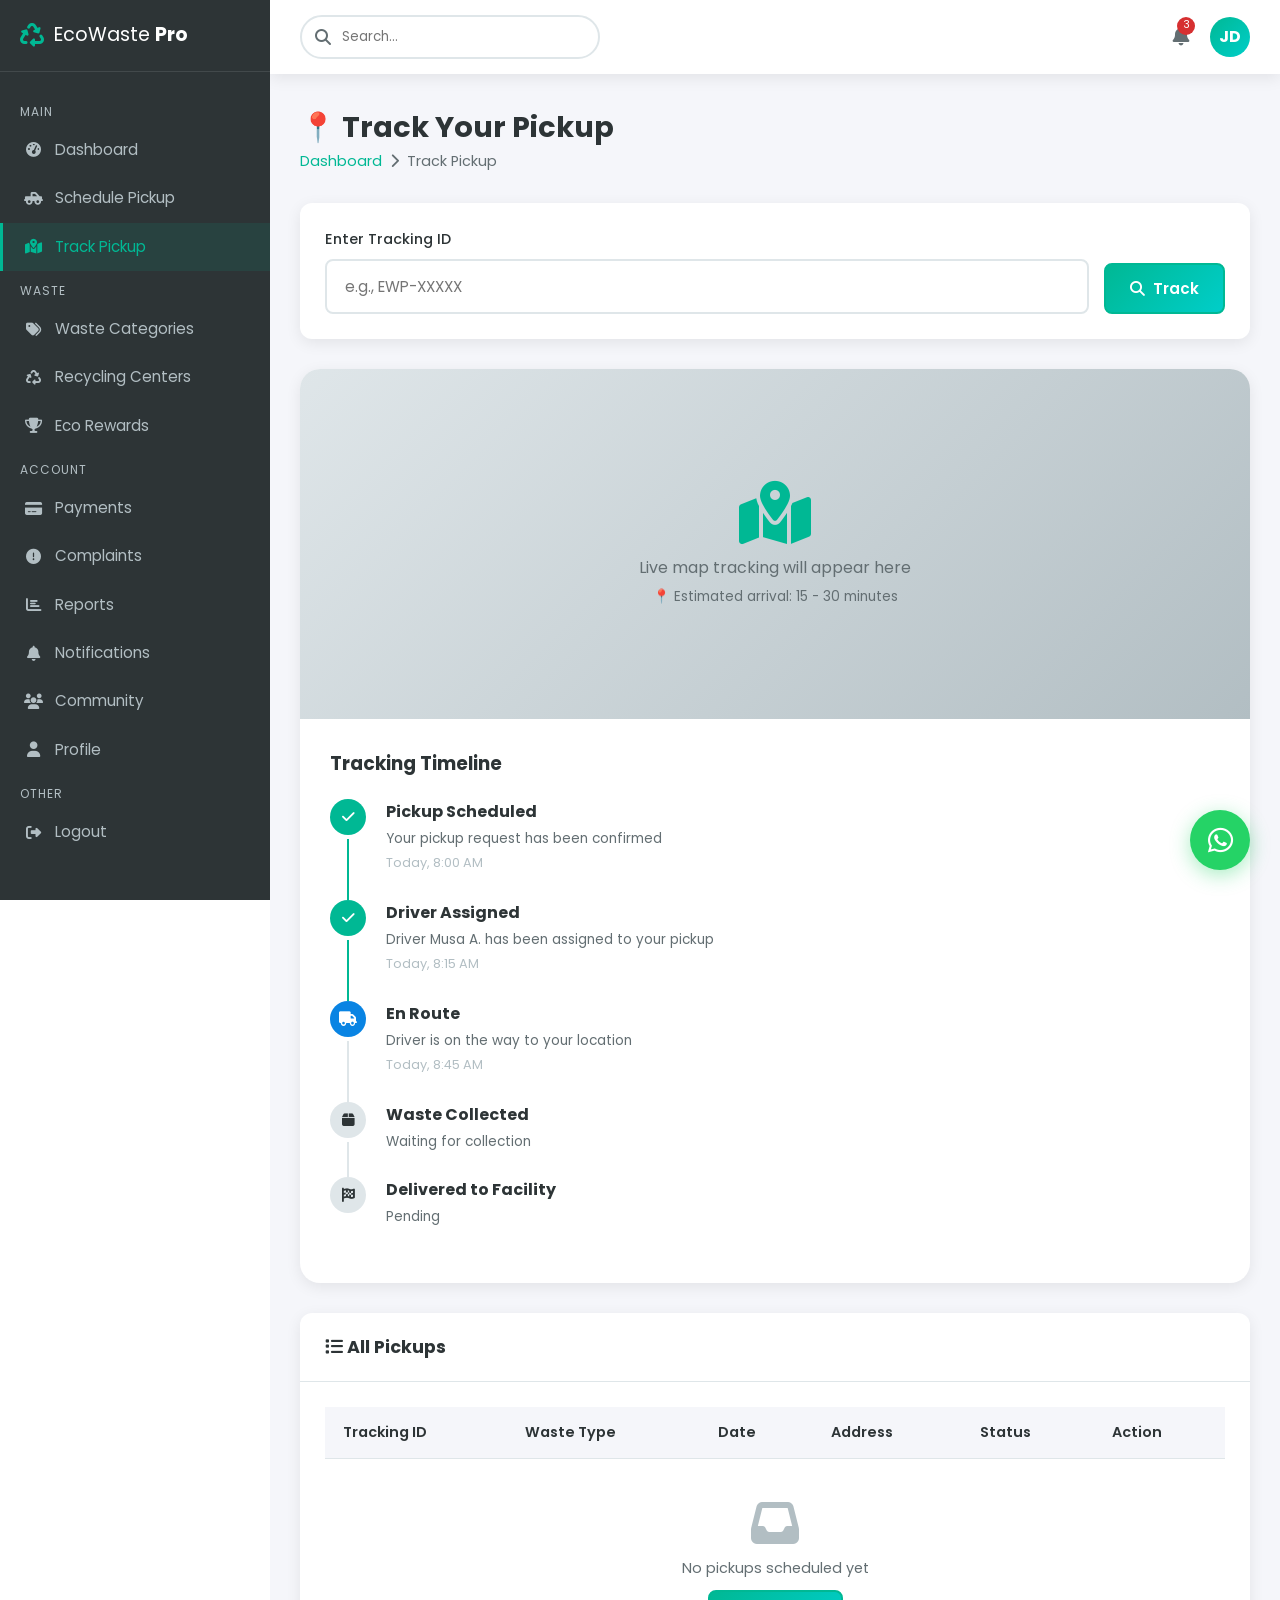
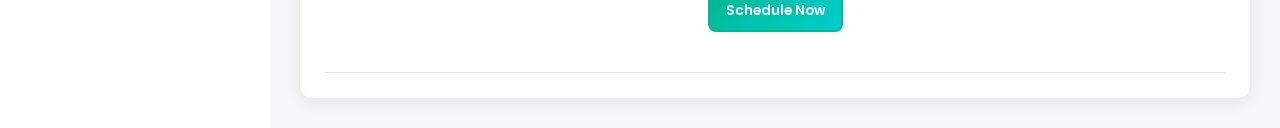
<file: track-pickup.html>
<!DOCTYPE html>
<html lang="en">
<head>
    <meta charset="UTF-8">
    <meta name="viewport" content="width=device-width, initial-scale=1.0">
    <title>Track Pickup - EcoWaste Pro</title>
    <link rel="stylesheet" href="styles.css">
    <link rel="stylesheet" href="https://cdnjs.cloudflare.com/ajax/libs/font-awesome/6.4.0/css/all.min.css">
    <link href="https://fonts.googleapis.com/css2?family=Poppins:wght@300;400;500;600;700;800&display=swap" rel="stylesheet">
</head>
<body>
    <div class="dashboard-layout">
        <aside class="sidebar">
            <div class="sidebar-header">
                <div class="sidebar-logo"><i class="fas fa-recycle"></i><span>EcoWaste <strong>Pro</strong></span></div>
                <button class="sidebar-close"><i class="fas fa-times"></i></button>
            </div>
            <nav class="sidebar-menu">
                <div class="menu-category">Main</div>
                <a href="dashboard.html"><i class="fas fa-tachometer-alt"></i> Dashboard</a>
                <a href="schedule-pickup.html"><i class="fas fa-truck-pickup"></i> Schedule Pickup</a>
                <a href="track-pickup.html" class="active"><i class="fas fa-map-marked-alt"></i> Track Pickup</a>
                <div class="menu-category">Waste</div>
                <a href="waste-categories.html"><i class="fas fa-tags"></i> Waste Categories</a>
                <a href="recycling-center.html"><i class="fas fa-recycle"></i> Recycling Centers</a>
                <a href="eco-rewards.html"><i class="fas fa-trophy"></i> Eco Rewards</a>
                <div class="menu-category">Account</div>
                <a href="payment.html"><i class="fas fa-credit-card"></i> Payments</a>
                <a href="complaints.html"><i class="fas fa-exclamation-circle"></i> Complaints</a>
                <a href="reports.html"><i class="fas fa-chart-bar"></i> Reports</a>
                <a href="notifications.html"><i class="fas fa-bell"></i> Notifications</a>
                <a href="community.html"><i class="fas fa-users"></i> Community</a>
                <a href="profile.html"><i class="fas fa-user"></i> Profile</a>
                <div class="menu-category">Other</div>
                <a href="../index.html"><i class="fas fa-sign-out-alt"></i> Logout</a>
            </nav>
        </aside>

        <div class="main-content">
            <header class="top-bar">
                <div class="top-bar-left">
                    <button class="menu-toggle"><i class="fas fa-bars"></i></button>
                    <div class="search-bar"><i class="fas fa-search"></i><input type="text" placeholder="Search..."></div>
                </div>
                <div class="top-bar-right">
                    <a href="notifications.html" class="notification-bell"><i class="fas fa-bell"></i><span class="badge">3</span></a>
                    <div class="user-menu"><div class="user-avatar">JD</div></div>
                </div>
            </header>

            <div class="page-content">
                <div class="page-header">
                    <div>
                        <h1>📍 Track Your Pickup</h1>
                        <div class="breadcrumb">
                            <a href="dashboard.html">Dashboard</a>
                            <i class="fas fa-chevron-right"></i>
                            <span>Track Pickup</span>
                        </div>
                    </div>
                </div>

                <!-- Search Tracking -->
                <div class="card mb-30">
                    <div class="card-body">
                        <div style="display: flex; gap: 15px; align-items: end; flex-wrap: wrap;">
                            <div class="form-group" style="flex: 1; margin-bottom: 0;">
                                <label>Enter Tracking ID</label>
                                <input type="text" id="trackingInput" placeholder="e.g., EWP-XXXXX" style="width: 100%;">
                            </div>
                            <button class="btn btn-primary" onclick="searchTracking()">
                                <i class="fas fa-search"></i> Track
                            </button>
                        </div>
                    </div>
                </div>

                <!-- Tracking Results -->
                <div class="tracking-container card mb-30">
                    <div class="tracking-map">
                        <div class="map-placeholder">
                            <i class="fas fa-map-marked-alt"></i>
                            <p>Live map tracking will appear here</p>
                            <p style="font-size: 0.85rem; margin-top: 5px;">📍 Estimated arrival: 15 - 30 minutes</p>
                        </div>
                    </div>
                    <div class="tracking-timeline">
                        <h3 style="margin-bottom: 20px;">Tracking Timeline</h3>
                        <div class="timeline-item completed">
                            <div class="timeline-dot"><i class="fas fa-check"></i></div>
                            <div class="timeline-content">
                                <h4>Pickup Scheduled</h4>
                                <p>Your pickup request has been confirmed</p>
                                <span class="time">Today, 8:00 AM</span>
                            </div>
                        </div>
                        <div class="timeline-item completed">
                            <div class="timeline-dot"><i class="fas fa-check"></i></div>
                            <div class="timeline-content">
                                <h4>Driver Assigned</h4>
                                <p>Driver Musa A. has been assigned to your pickup</p>
                                <span class="time">Today, 8:15 AM</span>
                            </div>
                        </div>
                        <div class="timeline-item current">
                            <div class="timeline-dot"><i class="fas fa-truck"></i></div>
                            <div class="timeline-content">
                                <h4>En Route</h4>
                                <p>Driver is on the way to your location</p>
                                <span class="time">Today, 8:45 AM</span>
                            </div>
                        </div>
                        <div class="timeline-item">
                            <div class="timeline-dot"><i class="fas fa-box"></i></div>
                            <div class="timeline-content">
                                <h4>Waste Collected</h4>
                                <p>Waiting for collection</p>
                            </div>
                        </div>
                        <div class="timeline-item">
                            <div class="timeline-dot"><i class="fas fa-flag-checkered"></i></div>
                            <div class="timeline-content">
                                <h4>Delivered to Facility</h4>
                                <p>Pending</p>
                            </div>
                        </div>
                    </div>
                </div>

                <!-- All Pickups -->
                <div class="card">
                    <div class="card-header">
                        <h3><i class="fas fa-list"></i> All Pickups</h3>
                    </div>
                    <div class="card-body">
                        <div class="table-responsive">
                            <table>
                                <thead>
                                    <tr>
                                        <th>Tracking ID</th>
                                        <th>Waste Type</th>
                                        <th>Date</th>
                                        <th>Address</th>
                                        <th>Status</th>
                                        <th>Action</th>
                                    </tr>
                                </thead>
                                <tbody id="pickupTableBody">
                                </tbody>
                            </table>
                        </div>
                    </div>
                </div>
            </div>
        </div>
    </div>

    <div id="toast" class="toast"></div>
    <a href="https://wa.me/2347030151024" class="whatsapp-float" target="_blank"><i class="fab fa-whatsapp"></i></a>

    <script src="app.js"></script>
    <script>
        function searchTracking() {
            const trackingId = document.getElementById('trackingInput').value.trim();
            if (!trackingId) {
                showToast('Please enter a tracking ID', 'error');
                return;
            }
            const pickups = JSON.parse(localStorage.getItem('pickups') || '[]');
            const found = pickups.find(p => p.trackingId === trackingId);
            if (found) {
                showToast(`Found: ${found.trackingId} - Status: ${found.status}`, 'success');
            } else {
                showToast('Tracking ID not found', 'error');
            }
        }
    </script>
</body>
</html>
</file>
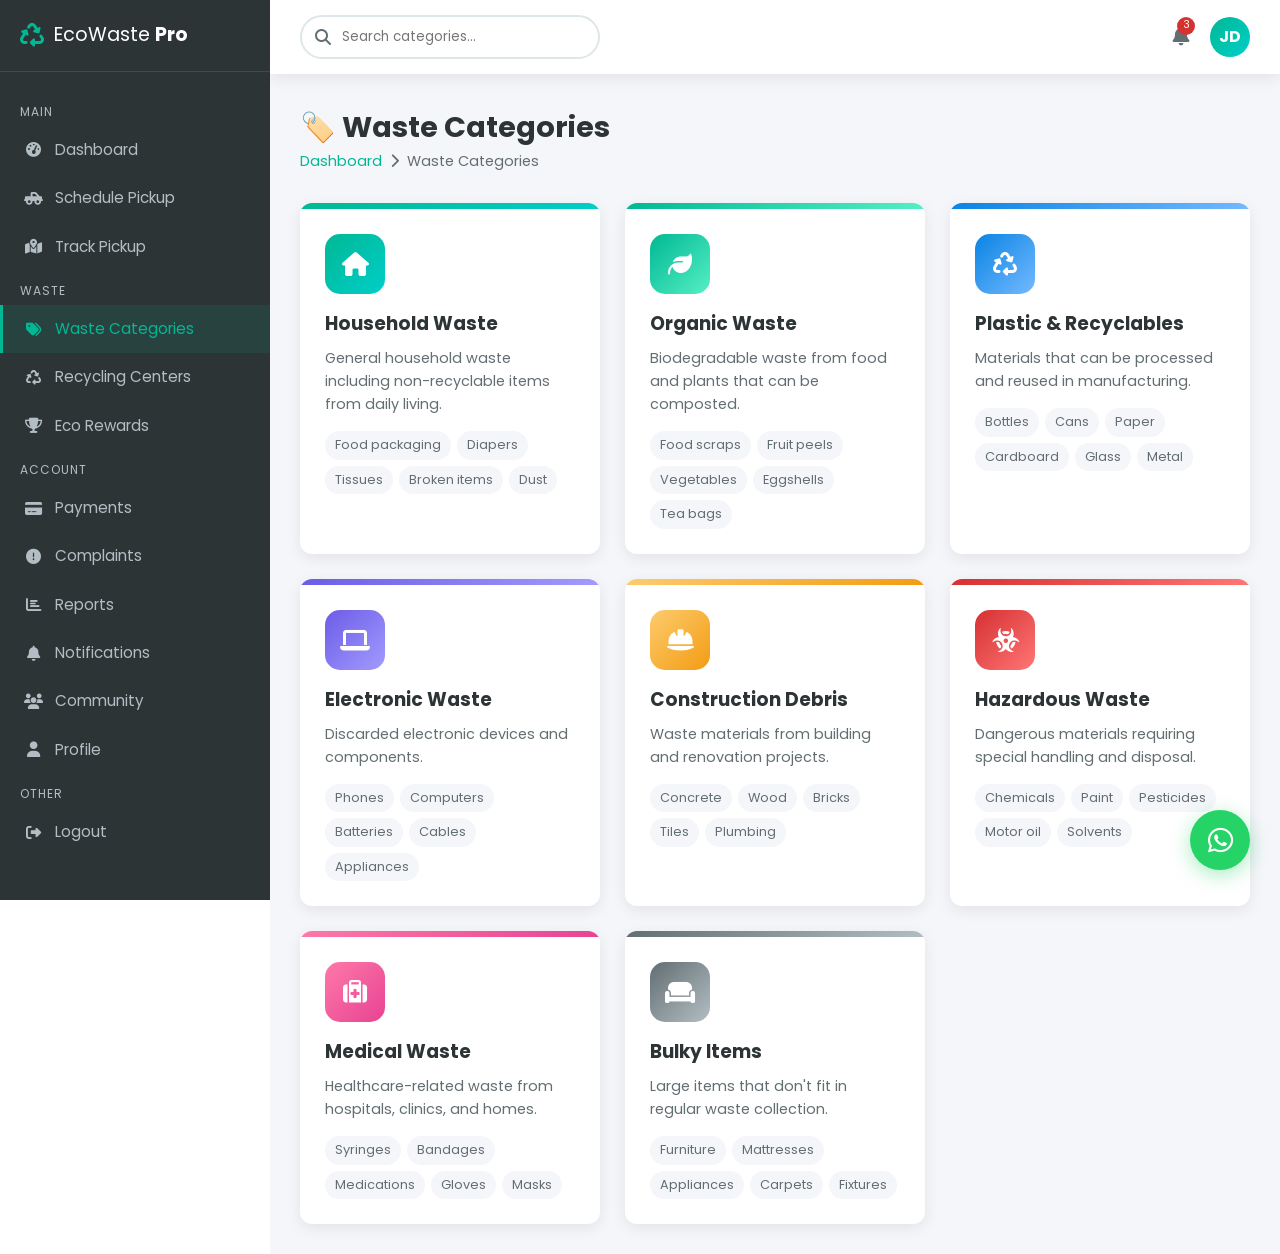
<file: waste-categories.html>
<!DOCTYPE html>
<html lang="en">
<head>
    <meta charset="UTF-8">
    <meta name="viewport" content="width=device-width, initial-scale=1.0">
    <title>Waste Categories - EcoWaste Pro</title>
    <link rel="stylesheet" href="styles.css">
    <link rel="stylesheet" href="https://cdnjs.cloudflare.com/ajax/libs/font-awesome/6.4.0/css/all.min.css">
    <link href="https://fonts.googleapis.com/css2?family=Poppins:wght@300;400;500;600;700;800&display=swap" rel="stylesheet">
</head>
<body>
    <div class="dashboard-layout">
        <aside class="sidebar">
            <div class="sidebar-header">
                <div class="sidebar-logo"><i class="fas fa-recycle"></i><span>EcoWaste <strong>Pro</strong></span></div>
                <button class="sidebar-close"><i class="fas fa-times"></i></button>
            </div>
            <nav class="sidebar-menu">
                <div class="menu-category">Main</div>
                <a href="dashboard.html"><i class="fas fa-tachometer-alt"></i> Dashboard</a>
                <a href="schedule-pickup.html"><i class="fas fa-truck-pickup"></i> Schedule Pickup</a>
                <a href="track-pickup.html"><i class="fas fa-map-marked-alt"></i> Track Pickup</a>
                <div class="menu-category">Waste</div>
                <a href="waste-categories.html" class="active"><i class="fas fa-tags"></i> Waste Categories</a>
                <a href="recycling-center.html"><i class="fas fa-recycle"></i> Recycling Centers</a>
                <a href="eco-rewards.html"><i class="fas fa-trophy"></i> Eco Rewards</a>
                <div class="menu-category">Account</div>
                <a href="payment.html"><i class="fas fa-credit-card"></i> Payments</a>
                <a href="complaints.html"><i class="fas fa-exclamation-circle"></i> Complaints</a>
                <a href="reports.html"><i class="fas fa-chart-bar"></i> Reports</a>
                <a href="notifications.html"><i class="fas fa-bell"></i> Notifications</a>
                <a href="community.html"><i class="fas fa-users"></i> Community</a>
                <a href="profile.html"><i class="fas fa-user"></i> Profile</a>
                <div class="menu-category">Other</div>
                <a href="../index.html"><i class="fas fa-sign-out-alt"></i> Logout</a>
            </nav>
        </aside>

        <div class="main-content">
            <header class="top-bar">
                <div class="top-bar-left">
                    <button class="menu-toggle"><i class="fas fa-bars"></i></button>
                    <div class="search-bar"><i class="fas fa-search"></i><input type="text" placeholder="Search categories..."></div>
                </div>
                <div class="top-bar-right">
                    <a href="notifications.html" class="notification-bell"><i class="fas fa-bell"></i><span class="badge">3</span></a>
                    <div class="user-menu"><div class="user-avatar">JD</div></div>
                </div>
            </header>

            <div class="page-content">
                <div class="page-header">
                    <div>
                        <h1>🏷️ Waste Categories</h1>
                        <div class="breadcrumb">
                            <a href="dashboard.html">Dashboard</a>
                            <i class="fas fa-chevron-right"></i>
                            <span>Waste Categories</span>
                        </div>
                    </div>
                </div>

                <div class="waste-category-grid">
                    <div class="waste-category-card">
                        <div class="category-color-bar" style="background: var(--gradient-primary);"></div>
                        <div class="card-body">
                            <div class="category-icon" style="background: var(--gradient-primary);"><i class="fas fa-home"></i></div>
                            <h3>Household Waste</h3>
                            <p>General household waste including non-recyclable items from daily living.</p>
                            <div class="category-items">
                                <span>Food packaging</span><span>Diapers</span><span>Tissues</span><span>Broken items</span><span>Dust</span>
                            </div>
                        </div>
                    </div>

                    <div class="waste-category-card">
                        <div class="category-color-bar" style="background: linear-gradient(135deg, #00b894, #55efc4);"></div>
                        <div class="card-body">
                            <div class="category-icon" style="background: linear-gradient(135deg, #00b894, #55efc4);"><i class="fas fa-leaf"></i></div>
                            <h3>Organic Waste</h3>
                            <p>Biodegradable waste from food and plants that can be composted.</p>
                            <div class="category-items">
                                <span>Food scraps</span><span>Fruit peels</span><span>Vegetables</span><span>Eggshells</span><span>Tea bags</span>
                            </div>
                        </div>
                    </div>

                    <div class="waste-category-card">
                        <div class="category-color-bar" style="background: linear-gradient(135deg, #0984e3, #74b9ff);"></div>
                        <div class="card-body">
                            <div class="category-icon" style="background: linear-gradient(135deg, #0984e3, #74b9ff);"><i class="fas fa-recycle"></i></div>
                            <h3>Plastic & Recyclables</h3>
                            <p>Materials that can be processed and reused in manufacturing.</p>
                            <div class="category-items">
                                <span>Bottles</span><span>Cans</span><span>Paper</span><span>Cardboard</span><span>Glass</span><span>Metal</span>
                            </div>
                        </div>
                    </div>

                    <div class="waste-category-card">
                        <div class="category-color-bar" style="background: linear-gradient(135deg, #6c5ce7, #a29bfe);"></div>
                        <div class="card-body">
                            <div class="category-icon" style="background: linear-gradient(135deg, #6c5ce7, #a29bfe);"><i class="fas fa-laptop"></i></div>
                            <h3>Electronic Waste</h3>
                            <p>Discarded electronic devices and components.</p>
                            <div class="category-items">
                                <span>Phones</span><span>Computers</span><span>Batteries</span><span>Cables</span><span>Appliances</span>
                            </div>
                        </div>
                    </div>

                    <div class="waste-category-card">
                        <div class="category-color-bar" style="background: linear-gradient(135deg, #fdcb6e, #f39c12);"></div>
                        <div class="card-body">
                            <div class="category-icon" style="background: linear-gradient(135deg, #fdcb6e, #f39c12);"><i class="fas fa-hard-hat"></i></div>
                            <h3>Construction Debris</h3>
                            <p>Waste materials from building and renovation projects.</p>
                            <div class="category-items">
                                <span>Concrete</span><span>Wood</span><span>Bricks</span><span>Tiles</span><span>Plumbing</span>
                            </div>
                        </div>
                    </div>

                    <div class="waste-category-card">
                        <div class="category-color-bar" style="background: linear-gradient(135deg, #d63031, #ff7675);"></div>
                        <div class="card-body">
                            <div class="category-icon" style="background: linear-gradient(135deg, #d63031, #ff7675);"><i class="fas fa-biohazard"></i></div>
                            <h3>Hazardous Waste</h3>
                            <p>Dangerous materials requiring special handling and disposal.</p>
                            <div class="category-items">
                                <span>Chemicals</span><span>Paint</span><span>Pesticides</span><span>Motor oil</span><span>Solvents</span>
                            </div>
                        </div>
                    </div>

                    <div class="waste-category-card">
                        <div class="category-color-bar" style="background: linear-gradient(135deg, #fd79a8, #e84393);"></div>
                        <div class="card-body">
                            <div class="category-icon" style="background: linear-gradient(135deg, #fd79a8, #e84393);"><i class="fas fa-medkit"></i></div>
                            <h3>Medical Waste</h3>
                            <p>Healthcare-related waste from hospitals, clinics, and homes.</p>
                            <div class="category-items">
                                <span>Syringes</span><span>Bandages</span><span>Medications</span><span>Gloves</span><span>Masks</span>
                            </div>
                        </div>
                    </div>

                    <div class="waste-category-card">
                        <div class="category-color-bar" style="background: linear-gradient(135deg, #636e72, #b2bec3);"></div>
                        <div class="card-body">
                            <div class="category-icon" style="background: linear-gradient(135deg, #636e72, #b2bec3);"><i class="fas fa-couch"></i></div>
                            <h3>Bulky Items</h3>
                            <p>Large items that don't fit in regular waste collection.</p>
                            <div class="category-items">
                                <span>Furniture</span><span>Mattresses</span><span>Appliances</span><span>Carpets</span><span>Fixtures</span>
                            </div>
                        </div>
                    </div>
                </div>
            </div>
        </div>
    </div>

    <div id="toast" class="toast"></div>
    <a href="https://wa.me/2347030151024" class="whatsapp-float" target="_blank"><i class="fab fa-whatsapp"></i></a>
    <script src="app.js"></script>
</body>
</html>
</file>
<file: styles.css>
/* ============================================
   ECOWASTE PRO - COMPLETE STYLES
   ============================================ */

/* === CSS Variables === */
:root {
    --primary: #00b894;
    --primary-dark: #00a381;
    --primary-light: #55efc4;
    --secondary: #6c5ce7;
    --secondary-light: #a29bfe;
    --accent: #fd79a8;
    --warning: #fdcb6e;
    --danger: #d63031;
    --success: #00b894;
    --info: #0984e3;
    --dark: #2d3436;
    --dark-light: #636e72;
    --gray: #b2bec3;
    --gray-light: #dfe6e9;
    --light: #f5f6fa;
    --white: #ffffff;
    --gradient-primary: linear-gradient(135deg, #00b894, #00cec9);
    --gradient-secondary: linear-gradient(135deg, #6c5ce7, #a29bfe);
    --gradient-accent: linear-gradient(135deg, #fd79a8, #e84393);
    --shadow: 0 10px 30px rgba(0, 0, 0, 0.1);
    --shadow-lg: 0 20px 60px rgba(0, 0, 0, 0.15);
    --shadow-sm: 0 4px 15px rgba(0, 0, 0, 0.08);
    --radius: 12px;
    --radius-lg: 20px;
    --radius-sm: 8px;
    --transition: all 0.3s ease;
}

/* === Reset & Base === */
* {
    margin: 0;
    padding: 0;
    box-sizing: border-box;
}

html {
    scroll-behavior: smooth;
}

body {
    font-family: 'Poppins', sans-serif;
    color: var(--dark);
    background: var(--white);
    overflow-x: hidden;
    line-height: 1.6;
}

a {
    text-decoration: none;
    color: inherit;
    transition: var(--transition);
}

ul {
    list-style: none;
}

img {
    max-width: 100%;
}

.container {
    max-width: 1200px;
    margin: 0 auto;
    padding: 0 20px;
}

/* === Preloader === */
#preloader {
    position: fixed;
    top: 0;
    left: 0;
    width: 100%;
    height: 100%;
    background: var(--white);
    display: flex;
    align-items: center;
    justify-content: center;
    z-index: 99999;
    transition: opacity 0.5s ease;
}

#preloader.hidden {
    opacity: 0;
    pointer-events: none;
}

.loader {
    text-align: center;
}

.loader i {
    font-size: 3rem;
    color: var(--primary);
    margin-bottom: 15px;
    display: block;
}

.loader p {
    color: var(--dark-light);
    font-weight: 500;
}

/* === Buttons === */
.btn {
    display: inline-flex;
    align-items: center;
    gap: 8px;
    padding: 12px 24px;
    border-radius: var(--radius-sm);
    font-weight: 600;
    font-size: 0.95rem;
    cursor: pointer;
    border: 2px solid transparent;
    transition: var(--transition);
    font-family: inherit;
}

.btn-primary {
    background: var(--gradient-primary);
    color: var(--white);
    border-color: var(--primary);
}

.btn-primary:hover {
    transform: translateY(-2px);
    box-shadow: 0 8px 25px rgba(0, 184, 148, 0.4);
}

.btn-secondary {
    background: var(--gradient-secondary);
    color: var(--white);
}

.btn-secondary:hover {
    transform: translateY(-2px);
    box-shadow: 0 8px 25px rgba(108, 92, 231, 0.4);
}

.btn-outline {
    background: transparent;
    border-color: var(--primary);
    color: var(--primary);
}

.btn-outline:hover {
    background: var(--primary);
    color: var(--white);
}

.btn-danger {
    background: var(--danger);
    color: var(--white);
}

.btn-lg {
    padding: 15px 32px;
    font-size: 1.05rem;
}

.btn-sm {
    padding: 8px 16px;
    font-size: 0.85rem;
}

.btn-block {
    width: 100%;
    justify-content: center;
}

/* === Navbar === */
.navbar {
    position: fixed;
    top: 0;
    left: 0;
    width: 100%;
    z-index: 1000;
    background: rgba(255, 255, 255, 0.95);
    backdrop-filter: blur(10px);
    transition: var(--transition);
}

.navbar.scrolled {
    box-shadow: var(--shadow-sm);
}

.nav-container {
    max-width: 1300px;
    margin: 0 auto;
    padding: 0 20px;
    display: flex;
    align-items: center;
    justify-content: space-between;
    height: 70px;
}

.nav-logo {
    display: flex;
    align-items: center;
    gap: 10px;
    font-size: 1.4rem;
    color: var(--dark);
}

.nav-logo i {
    font-size: 1.8rem;
    color: var(--primary);
    animation: spin 3s linear infinite;
}

@keyframes spin {
    from { transform: rotate(0deg); }
    to { transform: rotate(360deg); }
}

.nav-links {
    display: flex;
    align-items: center;
    gap: 30px;
}

.nav-links a {
    font-weight: 500;
    color: var(--dark-light);
    position: relative;
    padding: 5px 0;
}

.nav-links a:hover,
.nav-links a.active {
    color: var(--primary);
}

.nav-links a::after {
    content: '';
    position: absolute;
    bottom: 0;
    left: 0;
    width: 0;
    height: 2px;
    background: var(--primary);
    transition: var(--transition);
}

.nav-links a:hover::after,
.nav-links a.active::after {
    width: 100%;
}

.nav-buttons {
    display: flex;
    gap: 10px;
}

.hamburger {
    display: none;
    flex-direction: column;
    gap: 5px;
    cursor: pointer;
    z-index: 1001;
}

.hamburger span {
    width: 28px;
    height: 3px;
    background: var(--dark);
    border-radius: 3px;
    transition: var(--transition);
}

.hamburger.active span:nth-child(1) {
    transform: rotate(45deg) translate(5px, 6px);
}

.hamburger.active span:nth-child(2) {
    opacity: 0;
}

.hamburger.active span:nth-child(3) {
    transform: rotate(-45deg) translate(5px, -6px);
}

/* === Hero Section === */
.hero {
    min-height: 100vh;
    display: flex;
    align-items: center;
    position: relative;
    background: linear-gradient(135deg, #f5f6fa 0%, #dfe6e9 100%);
    padding-top: 70px;
    overflow: hidden;
}

.hero-particles {
    position: absolute;
    top: 0;
    left: 0;
    width: 100%;
    height: 100%;
    pointer-events: none;
}

.hero-content {
    max-width: 1300px;
    margin: 0 auto;
    padding: 0 20px;
    display: grid;
    grid-template-columns: 1fr 1fr;
    gap: 60px;
    align-items: center;
    position: relative;
    z-index: 2;
}

.hero-badge {
    display: inline-flex;
    align-items: center;
    gap: 8px;
    background: rgba(0, 184, 148, 0.1);
    color: var(--primary);
    padding: 8px 20px;
    border-radius: 50px;
    font-size: 0.9rem;
    font-weight: 600;
    margin-bottom: 20px;
}

.hero-text h1 {
    font-size: 3.2rem;
    font-weight: 800;
    line-height: 1.2;
    margin-bottom: 20px;
    color: var(--dark);
}

.gradient-text {
    background: var(--gradient-primary);
    -webkit-background-clip: text;
    -webkit-text-fill-color: transparent;
    background-clip: text;
}

.hero-text p {
    font-size: 1.1rem;
    color: var(--dark-light);
    margin-bottom: 30px;
    max-width: 500px;
}

.hero-buttons {
    display: flex;
    gap: 15px;
    margin-bottom: 40px;
    flex-wrap: wrap;
}

.hero-stats-mini {
    display: flex;
    gap: 30px;
}

.stat-mini {
    text-align: center;
}

.stat-mini strong {
    display: block;
    font-size: 1.4rem;
    color: var(--dark);
}

.stat-mini span {
    font-size: 0.85rem;
    color: var(--dark-light);
}

.hero-illustration {
    position: relative;
    width: 100%;
    height: 500px;
}

.earth-graphic {
    position: absolute;
    top: 50%;
    left: 50%;
    transform: translate(-50%, -50%);
    font-size: 12rem;
    color: var(--primary);
    opacity: 0.15;
    animation: float 6s ease-in-out infinite;
}

@keyframes float {
    0%, 100% { transform: translate(-50%, -50%) translateY(0); }
    50% { transform: translate(-50%, -50%) translateY(-20px); }
}

.floating-card {
    position: absolute;
    background: var(--white);
    padding: 20px;
    border-radius: var(--radius);
    box-shadow: var(--shadow-lg);
    display: flex;
    flex-direction: column;
    align-items: center;
    gap: 5px;
    animation: float 4s ease-in-out infinite;
    z-index: 2;
}

.floating-card i {
    font-size: 2rem;
    color: var(--primary);
}

.floating-card span {
    font-size: 0.8rem;
    color: var(--dark-light);
}

.floating-card strong {
    font-size: 1.3rem;
    color: var(--dark);
}

.card-1 {
    top: 10%;
    right: 10%;
    animation-delay: 0s;
}

.card-2 {
    top: 50%;
    left: 5%;
    animation-delay: 1s;
}

.card-3 {
    bottom: 10%;
    right: 15%;
    animation-delay: 2s;
}

.hero-wave {
    position: absolute;
    bottom: 0;
    left: 0;
    width: 100%;
}

.hero-wave svg {
    display: block;
    fill: var(--white);
}

/* === Section Styles === */
.section-header {
    text-align: center;
    margin-bottom: 60px;
}

.section-badge {
    display: inline-block;
    background: rgba(0, 184, 148, 0.1);
    color: var(--primary);
    padding: 6px 18px;
    border-radius: 50px;
    font-size: 0.85rem;
    font-weight: 600;
    margin-bottom: 15px;
}

.section-header h2 {
    font-size: 2.5rem;
    font-weight: 700;
    margin-bottom: 15px;
}

.section-header p {
    color: var(--dark-light);
    font-size: 1.1rem;
    max-width: 600px;
    margin: 0 auto;
}

/* === Services === */
.services {
    padding: 100px 0;
    background: var(--white);
}

.services-grid {
    display: grid;
    grid-template-columns: repeat(3, 1fr);
    gap: 30px;
}

.service-card {
    background: var(--white);
    border-radius: var(--radius-lg);
    padding: 40px 30px;
    text-align: center;
    box-shadow: var(--shadow-sm);
    transition: var(--transition);
    border: 1px solid var(--gray-light);
}

.service-card:hover {
    transform: translateY(-10px);
    box-shadow: var(--shadow-lg);
    border-color: var(--primary);
}

.service-icon {
    width: 80px;
    height: 80px;
    border-radius: 20px;
    display: flex;
    align-items: center;
    justify-content: center;
    margin: 0 auto 20px;
}

.service-icon i {
    font-size: 2rem;
    color: var(--white);
}

.service-card h3 {
    font-size: 1.3rem;
    margin-bottom: 12px;
}

.service-card p {
    color: var(--dark-light);
    font-size: 0.95rem;
    margin-bottom: 20px;
}

.service-link {
    color: var(--primary);
    font-weight: 600;
    display: inline-flex;
    align-items: center;
    gap: 5px;
}

.service-link:hover {
    gap: 10px;
}

/* === How It Works === */
.how-it-works {
    padding: 100px 0;
    background: var(--light);
}

.steps-container {
    display: flex;
    align-items: center;
    justify-content: center;
    gap: 20px;
    flex-wrap: wrap;
}

.step {
    text-align: center;
    position: relative;
    flex: 1;
    min-width: 200px;
}

.step-number {
    position: absolute;
    top: -10px;
    right: 10px;
    width: 30px;
    height: 30px;
    background: var(--accent);
    color: var(--white);
    border-radius: 50%;
    display: flex;
    align-items: center;
    justify-content: center;
    font-weight: 700;
    font-size: 0.8rem;
}

.step-icon {
    width: 100px;
    height: 100px;
    background: var(--gradient-primary);
    border-radius: 50%;
    display: flex;
    align-items: center;
    justify-content: center;
    margin: 0 auto 20px;
}

.step-icon i {
    font-size: 2.5rem;
    color: var(--white);
}

.step h3 {
    margin-bottom: 8px;
}

.step p {
    color: var(--dark-light);
    font-size: 0.9rem;
}

.step-connector {
    color: var(--primary);
    font-size: 1.5rem;
}

/* === Pricing === */
.pricing-section {
    padding: 100px 0;
    background: var(--white);
}

.pricing-toggle {
    display: flex;
    align-items: center;
    justify-content: center;
    gap: 15px;
    margin-bottom: 50px;
}

.switch {
    position: relative;
    width: 60px;
    height: 30px;
}

.switch input {
    opacity: 0;
    width: 0;
    height: 0;
}

.slider {
    position: absolute;
    cursor: pointer;
    top: 0;
    left: 0;
    right: 0;
    bottom: 0;
    background: var(--gray);
    border-radius: 30px;
    transition: var(--transition);
}

.slider:before {
    content: '';
    position: absolute;
    height: 24px;
    width: 24px;
    left: 3px;
    bottom: 3px;
    background: var(--white);
    border-radius: 50%;
    transition: var(--transition);
}

.switch input:checked + .slider {
    background: var(--primary);
}

.switch input:checked + .slider:before {
    transform: translateX(30px);
}

.save-badge {
    background: var(--primary);
    color: var(--white);
    padding: 3px 10px;
    border-radius: 50px;
    font-size: 0.75rem;
    font-weight: 600;
}

.pricing-grid {
    display: grid;
    grid-template-columns: repeat(3, 1fr);
    gap: 30px;
    align-items: center;
}

.pricing-card {
    background: var(--white);
    border-radius: var(--radius-lg);
    padding: 40px 30px;
    text-align: center;
    box-shadow: var(--shadow-sm);
    border: 2px solid var(--gray-light);
    transition: var(--transition);
    position: relative;
}

.pricing-card:hover {
    transform: translateY(-5px);
    box-shadow: var(--shadow);
}

.pricing-card.featured {
    border-color: var(--primary);
    transform: scale(1.05);
    box-shadow: var(--shadow-lg);
}

.popular-badge {
    position: absolute;
    top: -15px;
    left: 50%;
    transform: translateX(-50%);
    background: var(--gradient-primary);
    color: var(--white);
    padding: 6px 20px;
    border-radius: 50px;
    font-size: 0.8rem;
    font-weight: 600;
}

.pricing-header h3 {
    font-size: 1.5rem;
    margin-bottom: 15px;
}

.price {
    margin-bottom: 30px;
}

.currency {
    font-size: 1.2rem;
    vertical-align: top;
    font-weight: 600;
}

.amount {
    font-size: 3rem;
    font-weight: 800;
    color: var(--dark);
}

.period {
    color: var(--dark-light);
    font-size: 0.9rem;
}

.pricing-features {
    text-align: left;
    margin-bottom: 30px;
}

.pricing-features li {
    padding: 10px 0;
    display: flex;
    align-items: center;
    gap: 10px;
    border-bottom: 1px solid var(--gray-light);
}

.pricing-features li i {
    color: var(--primary);
}

.pricing-features li.disabled {
    color: var(--gray);
}

.pricing-features li.disabled i {
    color: var(--gray);
}

/* === Stats === */
.stats-section {
    padding: 80px 0;
    background: var(--gradient-primary);
}

.stats-grid {
    display: grid;
    grid-template-columns: repeat(4, 1fr);
    gap: 30px;
}

.stat-card {
    text-align: center;
    color: var(--white);
}

.stat-card i {
    font-size: 2.5rem;
    margin-bottom: 15px;
}

.stat-number {
    font-size: 2.8rem;
    font-weight: 800;
    margin-bottom: 5px;
}

.stat-card p {
    font-size: 1rem;
    opacity: 0.9;
}

/* === Testimonials === */
.testimonials {
    padding: 100px 0;
    background: var(--light);
}

.testimonial-slider {
    max-width: 700px;
    margin: 0 auto;
    position: relative;
}

.testimonial-card {
    background: var(--white);
    border-radius: var(--radius-lg);
    padding: 40px;
    box-shadow: var(--shadow);
    display: none;
    animation: fadeIn 0.5s ease;
}

.testimonial-card.active {
    display: block;
}

@keyframes fadeIn {
    from { opacity: 0; transform: translateY(20px); }
    to { opacity: 1; transform: translateY(0); }
}

.stars {
    margin-bottom: 15px;
}

.stars i {
    color: var(--warning);
    font-size: 1.2rem;
}

.testimonial-card p {
    font-size: 1.1rem;
    color: var(--dark-light);
    font-style: italic;
    margin-bottom: 20px;
    line-height: 1.8;
}

.testimonial-author {
    display: flex;
    align-items: center;
    gap: 15px;
}

.author-avatar {
    width: 50px;
    height: 50px;
    background: var(--gradient-primary);
    border-radius: 50%;
    display: flex;
    align-items: center;
    justify-content: center;
    color: var(--white);
    font-weight: 700;
}

.testimonial-author strong {
    display: block;
}

.testimonial-author span {
    color: var(--dark-light);
    font-size: 0.85rem;
}

.testimonial-dots {
    display: flex;
    justify-content: center;
    gap: 10px;
    margin-top: 30px;
}

.dot {
    width: 12px;
    height: 12px;
    border-radius: 50%;
    background: var(--gray);
    cursor: pointer;
    transition: var(--transition);
}

.dot.active {
    background: var(--primary);
    width: 30px;
    border-radius: 6px;
}

/* === Register Section === */
.register-section {
    padding: 100px 0;
    background: var(--white);
}

.register-container {
    display: grid;
    grid-template-columns: 1fr 1.5fr;
    gap: 50px;
    align-items: start;
}

.register-info {
    background: var(--gradient-primary);
    color: var(--white);
    padding: 40px;
    border-radius: var(--radius-lg);
    position: sticky;
    top: 90px;
}

.register-info h3 {
    font-size: 1.5rem;
    margin-bottom: 20px;
}

.register-info li {
    display: flex;
    align-items: center;
    gap: 10px;
    padding: 10px 0;
    font-size: 0.95rem;
}

.register-graphic {
    text-align: center;
    margin-top: 30px;
}

.register-graphic i {
    font-size: 5rem;
    opacity: 0.3;
}

/* === Forms === */
.form-group {
    margin-bottom: 20px;
}

.form-group label {
    display: block;
    margin-bottom: 8px;
    font-weight: 500;
    font-size: 0.9rem;
    color: var(--dark);
}

.form-group label i {
    color: var(--primary);
    margin-right: 5px;
}

.form-group input,
.form-group select,
.form-group textarea {
    width: 100%;
    padding: 14px 18px;
    border: 2px solid var(--gray-light);
    border-radius: var(--radius-sm);
    font-family: inherit;
    font-size: 0.95rem;
    transition: var(--transition);
    background: var(--white);
}

.form-group input:focus,
.form-group select:focus,
.form-group textarea:focus {
    border-color: var(--primary);
    outline: none;
    box-shadow: 0 0 0 4px rgba(0, 184, 148, 0.1);
}

.form-row {
    display: grid;
    grid-template-columns: 1fr 1fr;
    gap: 20px;
}

.password-input {
    position: relative;
}

.password-input input {
    padding-right: 45px;
}

.toggle-password {
    position: absolute;
    right: 15px;
    top: 50%;
    transform: translateY(-50%);
    cursor: pointer;
    color: var(--dark-light);
}

.checkbox-group label {
    display: flex;
    align-items: flex-start;
    gap: 10px;
    font-weight: 400;
    cursor: pointer;
}

.checkbox-group input[type="checkbox"] {
    width: auto;
    margin-top: 3px;
}

.checkbox-group a {
    color: var(--primary);
    font-weight: 600;
}

.register-form {
    background: var(--white);
    padding: 40px;
    border-radius: var(--radius-lg);
    box-shadow: var(--shadow);
}

/* === Contact === */
.contact-section {
    padding: 100px 0;
    background: var(--light);
}

.contact-grid {
    display: grid;
    grid-template-columns: 1fr 1.5fr;
    gap: 40px;
}

.contact-info-cards {
    display: grid;
    grid-template-columns: 1fr 1fr;
    gap: 20px;
}

.contact-info-card {
    background: var(--white);
    padding: 30px 20px;
    border-radius: var(--radius);
    text-align: center;
    box-shadow: var(--shadow-sm);
    transition: var(--transition);
}

.contact-info-card:hover {
    transform: translateY(-5px);
    box-shadow: var(--shadow);
}

.contact-info-card i {
    font-size: 2rem;
    color: var(--primary);
    margin-bottom: 15px;
}

.contact-info-card h4 {
    margin-bottom: 8px;
}

.contact-info-card p {
    color: var(--dark-light);
    font-size: 0.9rem;
}

.contact-form {
    background: var(--white);
    padding: 40px;
    border-radius: var(--radius-lg);
    box-shadow: var(--shadow-sm);
}

/* === Footer === */
.footer {
    background: var(--dark);
    color: var(--white);
    padding: 80px 0 30px;
}

.footer-grid {
    display: grid;
    grid-template-columns: 2fr 1fr 1fr 1.5fr;
    gap: 40px;
    margin-bottom: 50px;
}

.footer-logo {
    display: flex;
    align-items: center;
    gap: 10px;
    font-size: 1.3rem;
    margin-bottom: 15px;
}

.footer-logo i {
    color: var(--primary);
}

.footer-col p {
    color: var(--gray);
    font-size: 0.9rem;
    margin-bottom: 20px;
}

.social-links {
    display: flex;
    gap: 12px;
}

.social-links a {
    width: 40px;
    height: 40px;
    border-radius: 50%;
    background: rgba(255, 255, 255, 0.1);
    display: flex;
    align-items: center;
    justify-content: center;
    color: var(--white);
    transition: var(--transition);
}

.social-links a:hover {
    background: var(--primary);
    transform: translateY(-3px);
}

.footer-col h4 {
    margin-bottom: 20px;
    font-size: 1.1rem;
}

.footer-col ul li {
    padding: 5px 0;
}

.footer-col ul li a {
    color: var(--gray);
    transition: var(--transition);
}

.footer-col ul li a:hover {
    color: var(--primary);
    padding-left: 5px;
}

.newsletter-form {
    display: flex;
    margin-top: 15px;
}

.newsletter-form input {
    flex: 1;
    padding: 12px;
    border: none;
    border-radius: var(--radius-sm) 0 0 var(--radius-sm);
    font-family: inherit;
}

.newsletter-form button {
    background: var(--primary);
    color: var(--white);
    border: none;
    padding: 12px 18px;
    border-radius: 0 var(--radius-sm) var(--radius-sm) 0;
    cursor: pointer;
    transition: var(--transition);
}

.newsletter-form button:hover {
    background: var(--primary-dark);
}

.footer-bottom {
    border-top: 1px solid rgba(255, 255, 255, 0.1);
    padding-top: 20px;
    text-align: center;
    color: var(--gray);
    font-size: 0.9rem;
}

/* === WhatsApp Float === */
.whatsapp-float {
    position: fixed;
    bottom: 30px;
    right: 30px;
    width: 60px;
    height: 60px;
    background: #25d366;
    color: var(--white);
    border-radius: 50%;
    display: flex;
    align-items: center;
    justify-content: center;
    font-size: 1.8rem;
    box-shadow: 0 5px 20px rgba(37, 211, 102, 0.4);
    z-index: 999;
    animation: pulse 2s ease infinite;
}

@keyframes pulse {
    0% { box-shadow: 0 0 0 0 rgba(37, 211, 102, 0.7); }
    70% { box-shadow: 0 0 0 15px rgba(37, 211, 102, 0); }
    100% { box-shadow: 0 0 0 0 rgba(37, 211, 102, 0); }
}

/* === Back to Top === */
.back-to-top {
    position: fixed;
    bottom: 100px;
    right: 30px;
    width: 45px;
    height: 45px;
    background: var(--primary);
    color: var(--white);
    border: none;
    border-radius: 50%;
    cursor: pointer;
    font-size: 1.2rem;
    display: none;
    align-items: center;
    justify-content: center;
    z-index: 999;
    transition: var(--transition);
}

.back-to-top.visible {
    display: flex;
}

.back-to-top:hover {
    background: var(--primary-dark);
    transform: translateY(-3px);
}

/* === Toast === */
.toast {
    position: fixed;
    top: 80px;
    right: 20px;
    padding: 15px 25px;
    background: var(--dark);
    color: var(--white);
    border-radius: var(--radius-sm);
    box-shadow: var(--shadow-lg);
    z-index: 10000;
    display: none;
    font-weight: 500;
    max-width: 400px;
}

.toast.show {
    display: flex;
    align-items: center;
    gap: 10px;
    animation: slideIn 0.3s ease;
}

.toast.success {
    background: var(--success);
}

.toast.error {
    background: var(--danger);
}

.toast.info {
    background: var(--info);
}

@keyframes slideIn {
    from { transform: translateX(100%); opacity: 0; }
    to { transform: translateX(0); opacity: 1; }
}

/* === Dashboard Layout === */
.dashboard-layout {
    display: flex;
    min-height: 100vh;
}

.sidebar {
    width: 270px;
    background: var(--dark);
    color: var(--white);
    position: fixed;
    top: 0;
    left: 0;
    height: 100vh;
    overflow-y: auto;
    z-index: 100;
    transition: var(--transition);
}

.sidebar-header {
    padding: 20px;
    display: flex;
    align-items: center;
    justify-content: space-between;
    border-bottom: 1px solid rgba(255, 255, 255, 0.1);
}

.sidebar-logo {
    display: flex;
    align-items: center;
    gap: 10px;
    font-size: 1.2rem;
}

.sidebar-logo i {
    color: var(--primary);
    font-size: 1.5rem;
}

.sidebar-close {
    display: none;
    background: none;
    border: none;
    color: var(--white);
    font-size: 1.3rem;
    cursor: pointer;
}

.sidebar-menu {
    padding: 20px 0;
}

.menu-category {
    padding: 10px 20px 5px;
    font-size: 0.75rem;
    text-transform: uppercase;
    letter-spacing: 1px;
    color: var(--gray);
}

.sidebar-menu a {
    display: flex;
    align-items: center;
    gap: 12px;
    padding: 12px 20px;
    color: var(--gray);
    transition: var(--transition);
    font-size: 0.95rem;
    border-left: 3px solid transparent;
}

.sidebar-menu a:hover,
.sidebar-menu a.active {
    background: rgba(0, 184, 148, 0.1);
    color: var(--primary);
    border-left-color: var(--primary);
}

.sidebar-menu a i {
    width: 20px;
    text-align: center;
}

.menu-badge {
    margin-left: auto;
    background: var(--danger);
    color: var(--white);
    font-size: 0.7rem;
    padding: 2px 8px;
    border-radius: 50px;
    font-weight: 600;
}

.main-content {
    flex: 1;
    margin-left: 270px;
    background: var(--light);
    min-height: 100vh;
}

.top-bar {
    background: var(--white);
    padding: 15px 30px;
    display: flex;
    align-items: center;
    justify-content: space-between;
    box-shadow: var(--shadow-sm);
    position: sticky;
    top: 0;
    z-index: 50;
}

.top-bar-left {
    display: flex;
    align-items: center;
    gap: 15px;
}

.menu-toggle {
    display: none;
    background: none;
    border: none;
    font-size: 1.3rem;
    cursor: pointer;
    color: var(--dark);
}

.search-bar {
    position: relative;
}

.search-bar input {
    padding: 10px 15px 10px 40px;
    border: 2px solid var(--gray-light);
    border-radius: 50px;
    width: 300px;
    font-family: inherit;
    transition: var(--transition);
}

.search-bar input:focus {
    border-color: var(--primary);
    outline: none;
}

.search-bar i {
    position: absolute;
    left: 15px;
    top: 50%;
    transform: translateY(-50%);
    color: var(--dark-light);
}

.top-bar-right {
    display: flex;
    align-items: center;
    gap: 20px;
}

.notification-bell {
    position: relative;
    cursor: pointer;
    font-size: 1.2rem;
    color: var(--dark-light);
}

.notification-bell .badge {
    position: absolute;
    top: -5px;
    right: -5px;
    width: 18px;
    height: 18px;
    background: var(--danger);
    color: var(--white);
    font-size: 0.65rem;
    border-radius: 50%;
    display: flex;
    align-items: center;
    justify-content: center;
}

.user-menu {
    display: flex;
    align-items: center;
    gap: 10px;
    cursor: pointer;
}

.user-avatar {
    width: 40px;
    height: 40px;
    background: var(--gradient-primary);
    border-radius: 50%;
    display: flex;
    align-items: center;
    justify-content: center;
    color: var(--white);
    font-weight: 700;
}

.page-content {
    padding: 30px;
}

.page-header {
    display: flex;
    align-items: center;
    justify-content: space-between;
    margin-bottom: 30px;
    flex-wrap: wrap;
    gap: 15px;
}

.page-header h1 {
    font-size: 1.8rem;
    color: var(--dark);
}

.breadcrumb {
    display: flex;
    align-items: center;
    gap: 8px;
    color: var(--dark-light);
    font-size: 0.9rem;
}

.breadcrumb a {
    color: var(--primary);
}

/* === Dashboard Cards === */
.dashboard-stats {
    display: grid;
    grid-template-columns: repeat(4, 1fr);
    gap: 20px;
    margin-bottom: 30px;
}

.dash-stat-card {
    background: var(--white);
    padding: 25px;
    border-radius: var(--radius);
    box-shadow: var(--shadow-sm);
    display: flex;
    align-items: center;
    gap: 20px;
    transition: var(--transition);
}

.dash-stat-card:hover {
    transform: translateY(-3px);
    box-shadow: var(--shadow);
}

.dash-stat-icon {
    width: 60px;
    height: 60px;
    border-radius: 15px;
    display: flex;
    align-items: center;
    justify-content: center;
    font-size: 1.5rem;
    color: var(--white);
}

.dash-stat-info h3 {
    font-size: 1.8rem;
    font-weight: 700;
    line-height: 1;
}

.dash-stat-info p {
    color: var(--dark-light);
    font-size: 0.85rem;
    margin-top: 5px;
}

.dash-stat-info .trend {
    font-size: 0.8rem;
    font-weight: 600;
    margin-top: 5px;
}

.trend.up {
    color: var(--success);
}

.trend.down {
    color: var(--danger);
}

/* === Cards === */
.card {
    background: var(--white);
    border-radius: var(--radius);
    box-shadow: var(--shadow-sm);
    overflow: hidden;
}

.card-header {
    padding: 20px 25px;
    border-bottom: 1px solid var(--gray-light);
    display: flex;
    align-items: center;
    justify-content: space-between;
}

.card-header h3 {
    font-size: 1.1rem;
}

.card-body {
    padding: 25px;
}

/* === Tables === */
.table-responsive {
    overflow-x: auto;
}

table {
    width: 100%;
    border-collapse: collapse;
}

table th,
table td {
    padding: 14px 18px;
    text-align: left;
    border-bottom: 1px solid var(--gray-light);
}

table th {
    font-weight: 600;
    color: var(--dark);
    background: var(--light);
    font-size: 0.9rem;
}

table td {
    font-size: 0.9rem;
    color: var(--dark-light);
}

table tr:hover {
    background: var(--light);
}

/* === Status Badges === */
.status {
    display: inline-flex;
    align-items: center;
    gap: 5px;
    padding: 5px 12px;
    border-radius: 50px;
    font-size: 0.8rem;
    font-weight: 600;
}

.status-pending {
    background: rgba(253, 203, 110, 0.2);
    color: #e67e22;
}

.status-progress {
    background: rgba(9, 132, 227, 0.1);
    color: var(--info);
}

.status-completed {
    background: rgba(0, 184, 148, 0.1);
    color: var(--success);
}

.status-cancelled {
    background: rgba(214, 48, 49, 0.1);
    color: var(--danger);
}

/* === Grid Layouts === */
.grid-2 {
    display: grid;
    grid-template-columns: 1fr 1fr;
    gap: 25px;
}

.grid-3 {
    display: grid;
    grid-template-columns: repeat(3, 1fr);
    gap: 25px;
}

/* === Pickup Tracking === */
.tracking-container {
    background: var(--white);
    border-radius: var(--radius-lg);
    overflow: hidden;
}

.tracking-map {
    height: 350px;
    background: linear-gradient(135deg, #dfe6e9, #b2bec3);
    display: flex;
    align-items: center;
    justify-content: center;
    position: relative;
}

.map-placeholder {
    text-align: center;
    color: var(--dark-light);
}

.map-placeholder i {
    font-size: 4rem;
    color: var(--primary);
    margin-bottom: 10px;
}

.tracking-timeline {
    padding: 30px;
}

.timeline-item {
    display: flex;
    gap: 20px;
    padding-bottom: 25px;
    position: relative;
}

.timeline-item:not(:last-child)::after {
    content: '';
    position: absolute;
    left: 17px;
    top: 40px;
    bottom: 0;
    width: 2px;
    background: var(--gray-light);
}

.timeline-item.completed::after {
    background: var(--primary);
}

.timeline-dot {
    width: 36px;
    height: 36px;
    border-radius: 50%;
    background: var(--gray-light);
    display: flex;
    align-items: center;
    justify-content: center;
    flex-shrink: 0;
    font-size: 0.9rem;
}

.timeline-item.completed .timeline-dot {
    background: var(--primary);
    color: var(--white);
}

.timeline-item.current .timeline-dot {
    background: var(--info);
    color: var(--white);
    animation: pulse 2s ease infinite;
}

.timeline-content h4 {
    font-size: 1rem;
    margin-bottom: 3px;
}

.timeline-content p {
    font-size: 0.85rem;
    color: var(--dark-light);
}

.timeline-content .time {
    font-size: 0.8rem;
    color: var(--gray);
}

/* === Waste Categories === */
.waste-category-grid {
    display: grid;
    grid-template-columns: repeat(auto-fill, minmax(280px, 1fr));
    gap: 25px;
}

.waste-category-card {
    background: var(--white);
    border-radius: var(--radius);
    overflow: hidden;
    box-shadow: var(--shadow-sm);
    transition: var(--transition);
}

.waste-category-card:hover {
    transform: translateY(-5px);
    box-shadow: var(--shadow);
}

.category-color-bar {
    height: 6px;
}

.waste-category-card .card-body {
    padding: 25px;
}

.category-icon {
    width: 60px;
    height: 60px;
    border-radius: 15px;
    display: flex;
    align-items: center;
    justify-content: center;
    font-size: 1.5rem;
    color: var(--white);
    margin-bottom: 15px;
}

.waste-category-card h3 {
    margin-bottom: 8px;
}

.waste-category-card p {
    color: var(--dark-light);
    font-size: 0.9rem;
    margin-bottom: 15px;
}

.category-items {
    display: flex;
    flex-wrap: wrap;
    gap: 6px;
}

.category-items span {
    background: var(--light);
    padding: 4px 10px;
    border-radius: 50px;
    font-size: 0.8rem;
    color: var(--dark-light);
}

/* === Eco Rewards === */
.rewards-header {
    background: var(--gradient-primary);
    color: var(--white);
    padding: 40px;
    border-radius: var(--radius-lg);
    margin-bottom: 30px;
    display: flex;
    align-items: center;
    justify-content: space-between;
    flex-wrap: wrap;
    gap: 20px;
}

.rewards-points {
    text-align: center;
}

.rewards-points .points {
    font-size: 3rem;
    font-weight: 800;
}

.rewards-points p {
    opacity: 0.9;
}

.rewards-grid {
    display: grid;
    grid-template-columns: repeat(auto-fill, minmax(250px, 1fr));
    gap: 20px;
}

.reward-card {
    background: var(--white);
    border-radius: var(--radius);
    padding: 25px;
    text-align: center;
    box-shadow: var(--shadow-sm);
    transition: var(--transition);
}

.reward-card:hover {
    transform: translateY(-3px);
    box-shadow: var(--shadow);
}

.reward-icon {
    width: 70px;
    height: 70px;
    border-radius: 50%;
    margin: 0 auto 15px;
    display: flex;
    align-items: center;
    justify-content: center;
    font-size: 1.8rem;
}

.reward-card h4 {
    margin-bottom: 5px;
}

.reward-card .points-required {
    color: var(--primary);
    font-weight: 700;
    font-size: 0.9rem;
    margin-bottom: 10px;
}

/* === Community === */
.event-card {
    background: var(--white);
    border-radius: var(--radius);
    overflow: hidden;
    box-shadow: var(--shadow-sm);
    transition: var(--transition);
}

.event-card:hover {
    transform: translateY(-3px);
    box-shadow: var(--shadow);
}

.event-image {
    height: 180px;
    background: var(--gradient-primary);
    display: flex;
    align-items: center;
    justify-content: center;
    color: var(--white);
    font-size: 3rem;
}

.event-details {
    padding: 20px;
}

.event-meta {
    display: flex;
    gap: 15px;
    margin-bottom: 10px;
    flex-wrap: wrap;
}

.event-meta span {
    display: flex;
    align-items: center;
    gap: 5px;
    font-size: 0.85rem;
    color: var(--dark-light);
}

.event-meta i {
    color: var(--primary);
}

/* === Payment === */
.payment-methods {
    display: grid;
    grid-template-columns: repeat(auto-fill, minmax(200px, 1fr));
    gap: 15px;
    margin-bottom: 25px;
}

.payment-method {
    border: 2px solid var(--gray-light);
    border-radius: var(--radius-sm);
    padding: 20px;
    text-align: center;
    cursor: pointer;
    transition: var(--transition);
}

.payment-method:hover,
.payment-method.selected {
    border-color: var(--primary);
    background: rgba(0, 184, 148, 0.05);
}

.payment-method i {
    font-size: 2rem;
    color: var(--primary);
    margin-bottom: 10px;
    display: block;
}

/* === Charts (CSS-only) === */
.chart-bar-container {
    display: flex;
    align-items: flex-end;
    gap: 10px;
    height: 200px;
    padding: 10px 0;
    border-bottom: 2px solid var(--gray-light);
}

.chart-bar {
    flex: 1;
    background: var(--gradient-primary);
    border-radius: 6px 6px 0 0;
    min-height: 20px;
    position: relative;
    transition: var(--transition);
}

.chart-bar:hover {
    opacity: 0.8;
}

.chart-bar span {
    position: absolute;
    bottom: -25px;
    left: 50%;
    transform: translateX(-50%);
    font-size: 0.7rem;
    color: var(--dark-light);
    white-space: nowrap;
}

.chart-labels {
    display: flex;
    gap: 10px;
    margin-top: 30px;
}

/* === Modal === */
.modal-overlay {
    position: fixed;
    top: 0;
    left: 0;
    width: 100%;
    height: 100%;
    background: rgba(0, 0, 0, 0.5);
    z-index: 10000;
    display: none;
    align-items: center;
    justify-content: center;
    padding: 20px;
}

.modal-overlay.show {
    display: flex;
}

.modal {
    background: var(--white);
    border-radius: var(--radius-lg);
    max-width: 500px;
    width: 100%;
    max-height: 90vh;
    overflow-y: auto;
    animation: fadeIn 0.3s ease;
}

.modal-header {
    padding: 20px 25px;
    border-bottom: 1px solid var(--gray-light);
    display: flex;
    align-items: center;
    justify-content: space-between;
}

.modal-close {
    background: none;
    border: none;
    font-size: 1.3rem;
    cursor: pointer;
    color: var(--dark-light);
}

.modal-body {
    padding: 25px;
}

.modal-footer {
    padding: 15px 25px;
    border-top: 1px solid var(--gray-light);
    display: flex;
    justify-content: flex-end;
    gap: 10px;
}

/* === Responsive Design === */
@media (max-width: 1024px) {
    .services-grid {
        grid-template-columns: repeat(2, 1fr);
    }
    
    .pricing-grid {
        grid-template-columns: repeat(2, 1fr);
    }
    
    .pricing-card.featured {
        transform: scale(1);
    }
    
    .dashboard-stats {
        grid-template-columns: repeat(2, 1fr);
    }
    
    .footer-grid {
        grid-template-columns: repeat(2, 1fr);
    }
}

@media (max-width: 768px) {
    .nav-links {
        position: fixed;
        top: 0;
        right: -100%;
        width: 300px;
        height: 100vh;
        background: var(--white);
        flex-direction: column;
        padding: 80px 30px;
        box-shadow: var(--shadow-lg);
        transition: var(--transition);
    }
    
    .nav-links.active {
        right: 0;
    }
    
    .nav-buttons {
        display: none;
    }
    
    .hamburger {
        display: flex;
    }
    
    .hero-content {
        grid-template-columns: 1fr;
        text-align: center;
    }
    
    .hero-text h1 {
        font-size: 2.2rem;
    }
    
    .hero-text p {
        margin: 0 auto 30px;
    }
    
    .hero-buttons {
        justify-content: center;
    }
    
    .hero-stats-mini {
        justify-content: center;
    }
    
    .hero-illustration {
        display: none;
    }
    
    .services-grid {
        grid-template-columns: 1fr;
    }
    
    .steps-container {
        flex-direction: column;
    }
    
    .step-connector {
        transform: rotate(90deg);
    }
    
    .pricing-grid {
        grid-template-columns: 1fr;
    }
    
    .stats-grid {
        grid-template-columns: repeat(2, 1fr);
    }
    
    .register-container {
        grid-template-columns: 1fr;
    }
    
    .register-info {
        position: static;
    }
    
    .contact-grid {
        grid-template-columns: 1fr;
    }
    
    .contact-info-cards {
        grid-template-columns: repeat(2, 1fr);
    }
    
    .footer-grid {
        grid-template-columns: 1fr;
    }
    
    .form-row {
        grid-template-columns: 1fr;
    }
    
    /* Dashboard Mobile */
    .sidebar {
        left: -270px;
    }
    
    .sidebar.active {
        left: 0;
    }
    
    .sidebar-close {
        display: block;
    }
    
    .main-content {
        margin-left: 0;
    }
    
    .menu-toggle {
        display: block;
    }
    
    .search-bar input {
        width: 200px;
    }
    
    .dashboard-stats {
        grid-template-columns: 1fr;
    }
    
    .grid-2,
    .grid-3 {
        grid-template-columns: 1fr;
    }
    
    .page-content {
        padding: 15px;
    }
    
    .section-header h2 {
        font-size: 1.8rem;
    }
    
    .rewards-header {
        flex-direction: column;
        text-align: center;
    }
}

@media (max-width: 480px) {
    .hero-text h1 {
        font-size: 1.8rem;
    }
    
    .hero-buttons {
        flex-direction: column;
    }
    
    .contact-info-cards {
        grid-template-columns: 1fr;
    }
    
    .search-bar {
        display: none;
    }
    
    .top-bar {
        padding: 10px 15px;
    }
    
    .payment-methods {
        grid-template-columns: 1fr 1fr;
    }
}

/* === Utility Classes === */
.text-center { text-align: center; }
.text-right { text-align: right; }
.text-primary { color: var(--primary); }
.text-danger { color: var(--danger); }
.text-success { color: var(--success); }
.text-muted { color: var(--dark-light); }
.mb-10 { margin-bottom: 10px; }
.mb-20 { margin-bottom: 20px; }
.mb-30 { margin-bottom: 30px; }
.mt-20 { margin-top: 20px; }
.mt-30 { margin-top: 30px; }
.p-20 { padding: 20px; }
.fw-600 { font-weight: 600; }
.d-flex { display: flex; }
.align-center { align-items: center; }
.gap-10 { gap: 10px; }
.gap-20 { gap: 20px; }
.flex-wrap { flex-wrap: wrap; }
.justify-between { justify-content: space-between; }

/* === Print Styles === */
@media print {
    .sidebar, .top-bar, .whatsapp-float, .back-to-top {
        display: none !important;
    }
    .main-content {
        margin-left: 0;
    }
}
</file>
